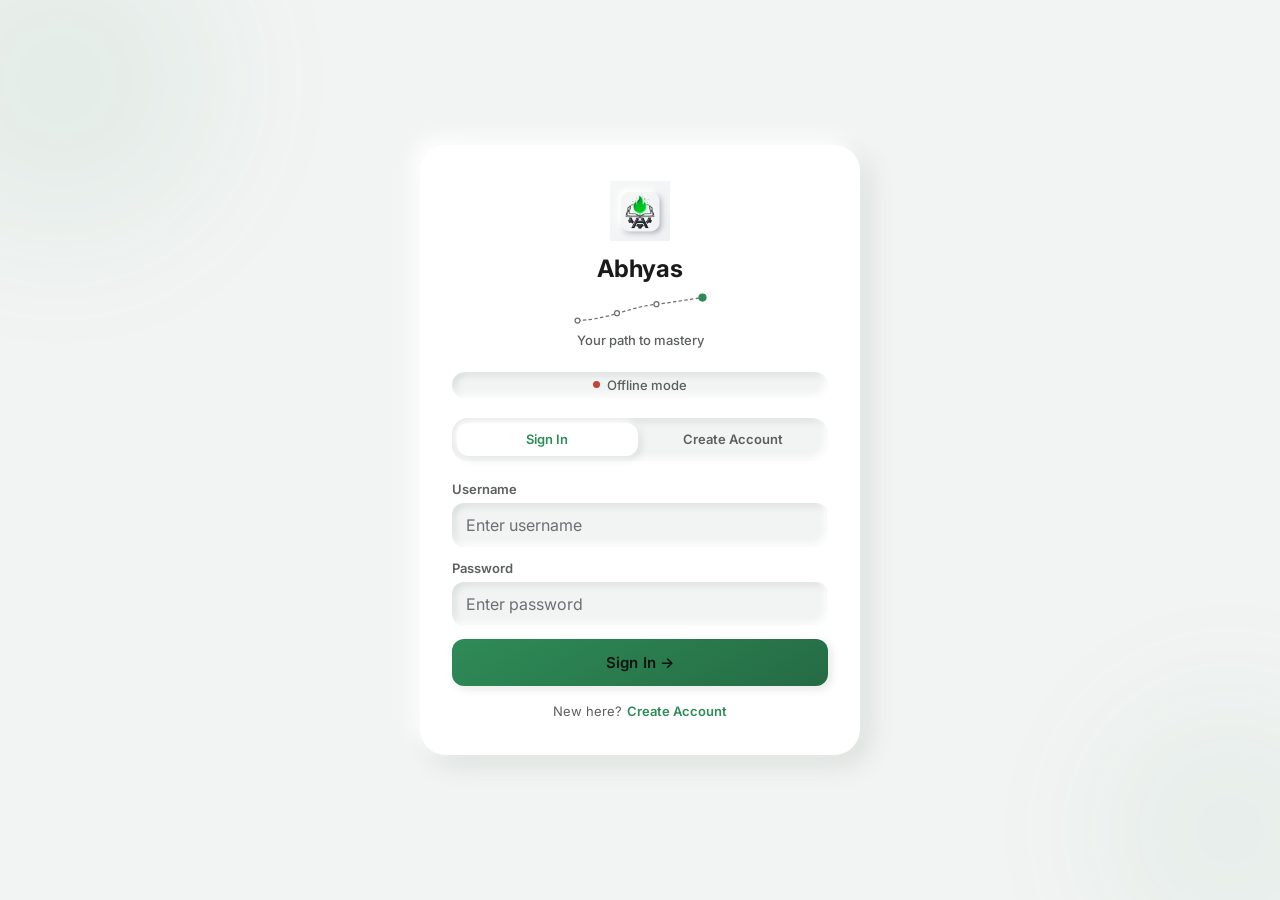
<file: index.html>
<!DOCTYPE html>
<html lang="en">
<head>
<meta charset="UTF-8">
<meta name="viewport" content="width=device-width,initial-scale=1,maximum-scale=1">
<meta name="theme-color" content="#F2F4F3">
<link rel="icon" type="image/png" href="favicon.png">
<link rel="apple-touch-icon" href="icon-192.png">
<title>Abhyas — Gateway</title>
<link href="https://fonts.googleapis.com/css2?family=Inter:wght@400;500;600;700;800&display=swap" rel="stylesheet">
<link rel="stylesheet" href="design-system.css">
<style>
:root{
  /* Local aliases onto the shared token layer, so the rest of this
     file's rules (unchanged names, so JS/markup below never has to
     change) read from one place if the palette shifts later. */
  --c0:var(--c-bg);--c1:var(--c-surface);--c2:var(--c-surface);--c3:var(--c-primary-light);--c4:var(--c-divider);
  --amb:var(--c-primary);--amb2:var(--c-primary-dark);--amb-glow:rgba(46,139,87,.18);
  --teal:var(--c-primary);--vio:var(--c-primary);--sky:var(--c-info);--grn:var(--c-primary);--ros:var(--c-danger);
  --t1:var(--c-text);--t2:var(--c-text-soft);--t3:var(--c-text-faint);
  --ff:var(--font-body);--fd:var(--font-body);
  --r2:var(--r-sm);--r3:var(--r-md);--r4:var(--r-xl);
  --ease:.15s cubic-bezier(.4,0,.2,1);--spring:.22s cubic-bezier(.34,1.56,.64,1)
}
*,*::before,*::after{margin:0;padding:0;box-sizing:border-box;-webkit-tap-highlight-color:transparent}
html{height:100%}
body{font-family:var(--ff);background:var(--c-bg);color:var(--t1);min-height:100vh;display:flex;align-items:center;justify-content:center;overflow-x:hidden}

/* Background — calm, no blobs/grid in the fintech direction: a plain,
   spacious off-white field lets the card carry all the visual weight. */
.bg-blobs,.grid{display:none}

/* Card */
.card{position:relative;z-index:1;width:100%;max-width:440px;margin:1.2rem;background:var(--c-surface);border-radius:var(--r-xl);padding:2.25rem 2rem;box-shadow:var(--ne-lg);max-height:96vh;overflow-y:auto;animation:enter .35s var(--ease-spring)}
@keyframes enter{from{opacity:0;transform:translateY(12px)}to{opacity:1;transform:none}}

/* Logo */
.logo{text-align:center;margin-bottom:1.5rem}
.l-icon{width:60px;height:60px;margin:0 auto .8rem}
.logo h1{font-size:var(--fs-page-title);font-weight:var(--fw-bold);letter-spacing:-.3px;color:var(--c-text)}
.logo p{font-size:var(--fs-caption);color:var(--c-text-soft);margin-top:.25rem;font-weight:var(--fw-medium)}

/* "Your path to mastery" made literal: a small ascending trail of
   waypoints under the wordmark, the last one styled as the destination.
   Kept deliberately small and quiet — this is a login form people want
   to get through quickly, not a hero banner to admire. */
.path-motif{display:block;width:148px;height:auto;margin:.55rem auto .05rem}
.path-motif-peak{animation:path-peak-pulse 2.8s ease-in-out infinite}
@keyframes path-peak-pulse{
  0%,100%{filter:drop-shadow(0 0 0 var(--c-primary))}
  50%{filter:drop-shadow(0 0 3px var(--c-primary))}
}
@media(prefers-reduced-motion:reduce){.path-motif-peak{animation:none}}

/* Ambient background — two soft, low-opacity blurred blobs for quiet
   depth. Deliberately restrained: this sits behind a login/payment form,
   not a marketing hero, so it should be felt more than seen. */
.bg-motif{position:fixed;inset:0;z-index:0;pointer-events:none;overflow:hidden}
.bg-motif::before,.bg-motif::after{content:'';position:absolute;border-radius:50%;filter:blur(70px);background:var(--c-primary)}
.bg-motif::before{width:340px;height:340px;top:-90px;left:-110px;opacity:.06}
.bg-motif::after{width:280px;height:280px;bottom:-70px;right:-90px;opacity:.05}

/* Net */
.net{display:flex;align-items:center;justify-content:center;gap:.45rem;font-size:var(--fs-caption);color:var(--c-text-soft);font-weight:var(--fw-medium);margin-bottom:1.25rem;background:var(--c-bg);border-radius:var(--r-full);padding:.32rem .9rem;box-shadow:var(--ne-in-sm)}
.ndot{width:7px;height:7px;border-radius:50%;background:var(--c-primary);animation:npulse 2s ease-in-out infinite;flex-shrink:0}
.ndot.off{background:var(--c-danger);animation:none}
.ndot.warn{background:var(--c-warning);animation:npulse 2s ease-in-out infinite}
@keyframes npulse{0%,100%{opacity:1;transform:scale(1)}50%{opacity:.35;transform:scale(.7)}}

/* Tabs */
.tabs{display:flex;gap:.25rem;background:var(--c-bg);border-radius:var(--r-md);padding:.3rem;margin-bottom:1.25rem;box-shadow:var(--ne-in-sm)}
.tab{flex:1;padding:.55rem .2rem;border:none;border-radius:calc(var(--r-md) - 4px);background:transparent;color:var(--c-text-soft);font-family:var(--ff);font-size:var(--fs-caption);font-weight:var(--fw-semibold);cursor:pointer;transition:all var(--ease);text-align:center}
.tab.active{background:var(--c-surface);color:var(--c-primary);box-shadow:var(--ne-sm)}
.tab:hover:not(.active){color:var(--c-text)}

/* Forms */
.fld{margin-bottom:.85rem}
.fld label{display:block;font-size:var(--fs-caption);font-weight:var(--fw-semibold);color:var(--c-text-soft);margin-bottom:.35rem}
.fld input,.fld select{width:100%;background:var(--c-bg);border:none;border-radius:var(--r-sm);padding:.75rem .9rem;color:var(--t1);font-size:var(--fs-body);font-family:var(--ff);outline:none;box-shadow:var(--ne-in-sm);transition:box-shadow var(--ease)}
.fld input:focus,.fld select:focus{box-shadow:var(--ne-in-sm),0 0 0 3px rgba(46,139,87,.16)}
.fld input::placeholder{color:var(--c-text-faint)}
.fld input[type="file"]{padding:.55rem .9rem;font-size:var(--fs-caption);color:var(--t2)}
.fld-row{display:grid;grid-template-columns:1fr 1fr;gap:.6rem}

.err{background:var(--c-danger-bg);border:1px solid rgba(193,67,60,.25);border-radius:var(--r-sm);padding:.6rem .9rem;color:var(--c-danger);font-size:var(--fs-caption);margin-bottom:.85rem;display:none;align-items:center;gap:.5rem;font-weight:var(--fw-medium)}
.err::before{content:"";width:16px;height:16px;flex-shrink:0;background:currentColor;-webkit-mask:url("data:image/svg+xml,%3Csvg xmlns='http://www.w3.org/2000/svg' viewBox='0 0 24 24' fill='none' stroke='black' stroke-width='2' stroke-linecap='round' stroke-linejoin='round'%3E%3Cpath d='M10.29 3.86 1.82 18a2 2 0 0 0 1.71 3h16.94a2 2 0 0 0 1.71-3L13.71 3.86a2 2 0 0 0-3.42 0z'/%3E%3Cline x1='12' y1='9' x2='12' y2='13'/%3E%3Cline x1='12' y1='17' x2='12.01' y2='17'/%3E%3C/svg%3E") center/contain no-repeat;mask:url("data:image/svg+xml,%3Csvg xmlns='http://www.w3.org/2000/svg' viewBox='0 0 24 24' fill='none' stroke='black' stroke-width='2' stroke-linecap='round' stroke-linejoin='round'%3E%3Cpath d='M10.29 3.86 1.82 18a2 2 0 0 0 1.71 3h16.94a2 2 0 0 0 1.71-3L13.71 3.86a2 2 0 0 0-3.42 0z'/%3E%3Cline x1='12' y1='9' x2='12' y2='13'/%3E%3Cline x1='12' y1='17' x2='12.01' y2='17'/%3E%3C/svg%3E") center/contain no-repeat}
.err.show{display:flex}

.ok-banner{background:var(--c-success-bg);border:1px solid rgba(54,139,79,.2);border-radius:var(--r-sm);padding:.75rem 1rem;margin-bottom:1rem;text-align:center;font-size:var(--fs-caption);color:var(--c-primary-dark)}
.ok-banner strong{color:var(--c-text);font-size:var(--fs-body)}

/* Buttons */
.btn{width:100%;padding:.85rem;background:linear-gradient(150deg,var(--c-primary),var(--c-primary-dark));border:none;border-radius:var(--r-sm);color:#0F1410;font-size:var(--fs-body);font-weight:var(--fw-semibold);font-family:var(--fd);cursor:pointer;transition:all var(--ease);box-shadow:var(--ne-sm);letter-spacing:.1px}
.btn:hover:not(:disabled){box-shadow:var(--ne-md)}
.btn:active:not(:disabled){transform:scale(.98);box-shadow:var(--ne-in-md)}
.btn:disabled{opacity:.5;cursor:not-allowed}
.btn-sec{width:100%;padding:.7rem;background:var(--c-bg);border:none;border-radius:var(--r-sm);color:var(--c-text-soft);font-size:var(--fs-caption);font-weight:var(--fw-semibold);font-family:var(--ff);cursor:pointer;transition:all var(--ease);margin-top:.6rem;box-shadow:var(--ne-sm)}
.btn-sec:hover{color:var(--c-primary-dark);box-shadow:var(--ne-in-sm)}

.spin{display:inline-block;width:14px;height:14px;border:2px solid rgba(255,255,255,.4);border-top-color:#fff;border-radius:50%;animation:spin .65s linear infinite;vertical-align:middle;margin-right:.4rem}
@keyframes spin{to{transform:rotate(360deg)}}

/* Links */
.link-row{text-align:center;margin-top:1.1rem;font-size:var(--fs-caption);color:var(--c-text-soft)}
.link-row button{background:none;border:none;color:var(--c-primary);font-weight:var(--fw-semibold);cursor:pointer;font-family:var(--ff);font-size:var(--fs-caption);padding:0;margin-left:.3rem}
.link-row button:hover{text-decoration:underline}

/* Payment / Trial / Status / Permanent pages */
.pay-box{display:none}
.pay-box.on{display:block;animation:enter .3s var(--ease-spring)}
.qr-wrap{text-align:center;margin:1rem 0;padding:1.1rem;background:var(--c-bg);border-radius:var(--r-lg);position:relative;box-shadow:var(--ne-in-sm)}
.qr-wrap img{max-width:200px;width:100%;border-radius:var(--r-md);display:block;margin:0 auto .6rem}
.qr-fallback{width:180px;height:180px;margin:0 auto .6rem;background:var(--c-surface);border-radius:var(--r-md);display:flex;align-items:center;justify-content:center;color:var(--c-text-faint);box-shadow:var(--ne-sm)}
.qr-fallback svg{width:48px;height:48px}
.pay-info{text-align:center;margin-bottom:1rem}
.pay-info .amt{font-size:1.7rem;font-weight:var(--fw-bold);color:var(--c-primary-dark)}
.pay-info .amt span{font-size:.9rem;opacity:.7;font-weight:var(--fw-medium)}
.pay-info .phone{font-size:var(--fs-body);color:var(--t2);margin-top:.25rem}
.pay-info .inst{font-size:var(--fs-caption);color:var(--t3);margin-top:.45rem;line-height:var(--lh-normal);padding:0 .5rem}

.trial-banner{background:var(--c-info-bg);border:1px solid rgba(43,108,176,.18);border-radius:var(--r-sm);padding:.75rem 1rem;margin-bottom:1rem;text-align:center;font-size:var(--fs-caption);color:var(--c-info)}
.trial-banner strong{color:var(--c-text);font-size:var(--fs-body)}
.trial-banner .timer{font-size:1.15rem;font-weight:var(--fw-bold);color:var(--c-primary-dark);margin-top:.25rem;font-variant-numeric:tabular-nums}

.expired-banner{background:var(--c-danger-bg);border:1px solid rgba(193,67,60,.2);border-radius:var(--r-sm);padding:.75rem 1rem;margin-bottom:1rem;text-align:center;font-size:var(--fs-caption);color:var(--c-danger)}
.expired-banner strong{color:var(--c-text)}

.perm-banner{background:var(--c-success-bg);border:1px solid rgba(54,139,79,.2);border-radius:var(--r-sm);padding:.75rem 1rem;margin-bottom:1rem;text-align:center;font-size:var(--fs-caption);color:var(--c-primary-dark)}
.perm-banner strong{color:var(--c-text);font-size:var(--fs-body)}

.status-card{text-align:center;padding:1.3rem .5rem}
.status-card .big-icon{width:56px;height:56px;margin:0 auto .8rem;color:var(--c-primary);background:var(--c-bg);border-radius:var(--r-full);display:flex;align-items:center;justify-content:center;box-shadow:var(--ne-sm)}
.status-card .big-icon svg{width:28px;height:28px}
.status-card h2{font-size:var(--fs-section-title);font-weight:var(--fw-bold);margin-bottom:.35rem;color:var(--c-text)}
.status-card p{font-size:var(--fs-caption);color:var(--t3);line-height:var(--lh-normal);margin-bottom:1.1rem}

/* Toast */
#toasts{position:fixed;bottom:1.5rem;left:50%;transform:translateX(-50%);z-index:9000;display:flex;flex-direction:column;align-items:center;gap:.4rem;pointer-events:none;width:calc(100vw - 2rem);max-width:340px}
.toast{background:var(--c-text);border-radius:var(--r-sm);padding:.6rem 1.1rem;font-size:var(--fs-caption);font-weight:var(--fw-medium);color:#fff;box-shadow:var(--sh-lg);animation:tin .18s var(--ease-spring);pointer-events:auto;max-width:100%;text-align:center}
.toast.out{animation:tout .2s ease forwards}
@keyframes tin{from{opacity:0;transform:translateY(10px) scale(.95)}to{opacity:1;transform:none}}
@keyframes tout{from{opacity:1}to{opacity:0;transform:translateY(-6px)}}

/* Divider */
.or-div{display:flex;align-items:center;gap:.6rem;margin:1rem 0;color:var(--t3);font-size:var(--fs-caption);font-weight:var(--fw-medium)}
.or-div::before,.or-div::after{content:"";flex:1;height:1px;background:var(--c-divider)}

/* Offline badge */
.offline-badge{display:none;background:var(--c-bg);border-radius:var(--r-sm);padding:.45rem .8rem;margin-bottom:1rem;text-align:center;font-size:var(--fs-caption);color:var(--c-warning);font-weight:var(--fw-medium);box-shadow:var(--ne-in-sm)}
.offline-badge.show{display:block}

/* Responsive */
@media(max-width:480px){.card{padding:1.75rem 1.35rem;margin:.8rem;border-radius:var(--r-lg)}.fld-row{grid-template-columns:1fr}}
</style>
</head>
<body>

<div class="bg-motif" aria-hidden="true"></div>

<div class="card" id="main-card">
  <div class="logo">
    <div class="l-icon brand-mark"><img src="icon-192.png" alt="Abhyas"></div>
    <h1>Abhyas</h1>
    <svg class="path-motif" viewBox="0 0 180 44" fill="none" aria-hidden="true">
      <path d="M14,36 C55,34 75,20 110,16 C130,14 150,10 166,8" stroke="var(--c-text-faint)" stroke-width="1.5" stroke-dasharray="3 4" stroke-linecap="round"/>
      <circle cx="14" cy="36" r="3" fill="var(--c-surface)" stroke="var(--c-text-faint)" stroke-width="1.5"/>
      <circle cx="62" cy="27" r="3" fill="var(--c-surface)" stroke="var(--c-text-faint)" stroke-width="1.5"/>
      <circle cx="110" cy="16" r="3" fill="var(--c-surface)" stroke="var(--c-text-faint)" stroke-width="1.5"/>
      <circle class="path-motif-peak" cx="166" cy="8" r="5" fill="var(--c-primary)"/>
    </svg>
    <p>Your path to mastery</p>
  </div>

  <div class="net"><div class="ndot" id="ndot"></div><span id="nstat">Checking connection…</span></div>
  <div class="offline-badge" id="offline-badge">Offline mode — using cached session</div>

  <!-- MODE TABS -->
  <div class="tabs" id="auth-tabs">
    <button class="tab active" onclick="APP.setMode('login')">Sign In</button>
    <button class="tab" onclick="APP.setMode('signup')">Create Account</button>
  </div>
<script async src="https://pagead2.googlesyndication.com/pagead/js/adsbygoogle.js?client=ca-pub-6654137367323086"
     crossorigin="anonymous"></script>
  <div class="err" id="err" role="alert" aria-live="assertive"></div>

  <!-- ═══════════════════════════════════════════════════════════════
       UNIFIED LOGIN — Single form routes to Admin OR User
       ═══════════════════════════════════════════════════════════════ -->
  <div id="form-login">
    <div class="fld"><label for="in-user">Username</label><input type="text" id="in-user" placeholder="Enter username" autocomplete="username" autocapitalize="none" spellcheck="false"></div>
    <div class="fld"><label for="in-pass">Password</label><input type="password" id="in-pass" placeholder="Enter password" autocomplete="current-password"></div>
    <button class="btn" id="btn-login" onclick="APP.login()">Sign In →</button>
    <div class="link-row"><span>New here?</span><button onclick="APP.setMode('signup')">Create Account</button></div>
  </div>

  <!-- SIGNUP FORM -->
  <div id="form-signup" style="display:none">
    <div class="fld-row">
      <div class="fld"><label for="su-name">Full Name</label><input type="text" id="su-name" placeholder="Your name"></div>
      <div class="fld"><label for="su-mobile">Mobile</label><input type="tel" id="su-mobile" placeholder="98XXXXXXXX"></div>
    </div>
    <div class="fld"><label for="su-email">Email Address</label><input type="email" id="su-email" placeholder="you@example.com"></div>
    <div class="fld"><label for="su-user">Username</label><input type="text" id="su-user" placeholder="Choose username" autocomplete="username" autocapitalize="none" spellcheck="false"></div>
    <div class="fld-row">
      <div class="fld"><label for="su-pass">Password</label><input type="password" id="su-pass" placeholder="Min 6 chars" autocomplete="new-password"></div>
      <div class="fld"><label for="su-cpass">Confirm</label><input type="password" id="su-cpass" placeholder="Repeat password" autocomplete="new-password"></div>
    </div>
    <button class="btn" id="btn-signup" onclick="APP.signup()">Create Account →</button>
    <div class="link-row"><span>Have an account?</span><button onclick="APP.setMode('login')">Sign In</button></div>
  </div>

  <!-- PERMANENT ACCESS WELCOME -->
  <div id="form-permanent" class="pay-box" style="display:none">
    <div class="perm-banner">
      <strong>Permanent Access Active</strong><br>Your account is fully unlocked.
    </div>
    <div class="status-card">
      <div class="big-icon"><svg viewBox="0 0 24 24" fill="none" stroke="currentColor" stroke-width="2" stroke-linecap="round" stroke-linejoin="round"><path d="M22 10v6M2 10l10-5 10 5-10 5z"/><path d="M6 12v5c0 1.7 2.7 3 6 3s6-1.3 6-3v-5"/></svg></div>
      <h2>Welcome back, <span id="perm-name">User</span>!</h2>
      <p>You have unlimited access to all study materials and quizzes.</p>
      <button class="btn" onclick="APP.goUser()">Enter Study Dashboard →</button>
      <button class="btn-sec" onclick="APP.logout()">Logout</button>
    </div>
  </div>

  <!-- TRIAL ACTIVE -->
  <div id="form-trial" class="pay-box" style="display:none">
    <div class="trial-banner">
      <strong>Welcome! Trial Active</strong>
      <div class="timer" id="trial-timer">23:59:59</div>
      <div style="font-size:.72rem;margin-top:.3rem;color:var(--t3)">Pay anytime to unlock permanent access.</div>
    </div>
    <button class="btn" onclick="APP.goUser()">Enter Study Dashboard →</button>
    <button class="btn-sec" onclick="APP.setMode('payment')">Pay Now (Permanent)</button>
    <button class="btn-sec" onclick="APP.logout()">Logout</button>
  </div>

  <!-- PAYMENT FORM -->
  <div id="form-payment" class="pay-box" style="display:none">
    <div class="expired-banner" id="pay-banner" style="display:none">
      <strong>Trial Expired</strong><br>Complete payment to unlock permanent access.
    </div>
    <div class="expired-banner" id="pay-settings-warn" style="display:none">
      <strong>Couldn't refresh payment details from the server.</strong><br>Showing the last known info — reload the page once you're back online.
    </div>
    <div class="qr-wrap">
      <div class="qr-fallback" id="qr-fallback"><svg viewBox="0 0 24 24" fill="none" stroke="currentColor" stroke-width="2" stroke-linecap="round" stroke-linejoin="round"><path d="M23 19a2 2 0 0 1-2 2H3a2 2 0 0 1-2-2V8a2 2 0 0 1 2-2h4l2-3h6l2 3h4a2 2 0 0 1 2 2z"/><circle cx="12" cy="13" r="4"/></svg></div>
      <img id="qr-img" style="display:none" alt="Payment QR" onerror="APP.onQrError()">
    </div>
    <div class="pay-info">
      <div class="amt">Rs <span id="pay-amt">100</span></div>
      <div class="phone" id="pay-phone">9863200285</div>
      <div class="inst" id="pay-inst">Scan the QR code and submit your transaction ID for verification.</div>
    </div>
    <div class="fld"><label for="pay-txn">Transaction ID (TXN ID)</label><input type="text" id="pay-txn" placeholder="e.g. TXN123456789"></div>
    <div class="fld"><label for="pay-rem">Remarks (optional)</label><input type="text" id="pay-rem" placeholder="Any note for admin…"></div>
    <div class="fld"><label for="pay-file">Screenshot / Receipt</label><input type="file" id="pay-file" accept="image/*" onchange="APP.onFile()"></div>
    <button class="btn" id="btn-pay" onclick="APP.submitPayment()">Submit Payment →</button>
    <button class="btn-sec" onclick="APP.logout()">← Back to Login</button>
  </div>

  <!-- STATUS / WAITING -->
  <div id="form-status" class="pay-box" style="display:none">
    <div class="status-card">
      <div class="big-icon" id="st-icon"><svg viewBox="0 0 24 24" fill="none" stroke="currentColor" stroke-width="2" stroke-linecap="round" stroke-linejoin="round"><circle cx="12" cy="12" r="10"/><path d="M12 6v6l4 2"/></svg></div>
      <h2 id="st-title">Payment Submitted</h2>
      <p id="st-msg">Your payment is under review. You will be notified once verified.</p>
      <button class="btn-sec" onclick="APP.logout()">Back to Login</button>
    </div>
  </div>
</div>

<div id="toasts" role="status" aria-live="polite" aria-atomic="false"></div>


<script src="shared.js"></script>
<script>
/* ═════════════════════════════════════════════════════════════════════════════
   ABHYAS — UNIFIED GATEWAY
   One login → Admin (admin.html) OR User (user.html)
   Session schema designed for online + offline validation in user.html
   ═════════════════════════════════════════════════════════════════════════════ */

const GAS_URL = "https://script.google.com/macros/s/AKfycbwAhfyQm7NvxaNjgRm3oC9SdKwrfKNfjgDd-J0nYjYAhsU1d2PP2JfyMI30ol9AGSatyg/exec"; // ← REPLACE WITH YOUR DEPLOYED URL

/* ═════════════════════════════════════════════════════════════════════════════
   SESSION SCHEMA (stored in localStorage as 'abhyas_session')
   ───────────────────────────────────────────────────────────────────────────
   {
     type: "user" | "admin",
     username: string,
     name: string,           // user only
     email: string,          // user only
     mobile: string,         // user only
     token: string,          // session token from backend
     access: {
       level: "permanent" | "trial" | "pending_review" | "expired" | "unknown",
       trialExpiresAt: "ISO date string", // if trial
       permanent: boolean
     },
     settings: {             // cached app settings
       paymentAmount: "XXX",
       contactPhone: "9863200285",
       qrCodeUrl: "...",
       paymentInstructions: "..."
     },
     lastVerified: timestamp,
     createdAt: timestamp
   }

   FOR user.html DEVELOPERS:
   ─────────────────────────
   1. Read: const s = JSON.parse(localStorage.getItem('abhyas_session'));
   2. If !s or s.type !== 'user' → redirect to gateway.
   3. OFFLINE check:
      - if s.access.level === 'permanent' → ALLOW
      - if s.access.level === 'trial'  → check Date.now() < new Date(s.access.trialExpiresAt)
      - if s.access.level === 'expired' or 'pending_review' or 'unknown' → BLOCK, redirect to gateway
   4. ONLINE check (background):
      - fetch(GAS_URL + '?action=checkSession&token=' + s.token)
      - Update s.access if server state changed.
   5. Call APP.logout() from gateway if you need global logout.
   ═════════════════════════════════════════════════════════════════════════════ */

const APP = {
  mode: 'login',
  online: false,
  trialTimerId: null,
  fileData: null,
  session: null, // in-memory copy

  async init() {
    this.checkNet(); // fire in the background — don't block rendering on a ping
    setInterval(() => this.checkNet(), 15000);

    // Resume existing session
    const saved = this.getSession();
    if (saved) {
      this.session = saved;
      if (saved.type === 'admin') {
        this.toast('🛡️ Resuming admin session…');
        setTimeout(() => this.goAdmin(), 400);
        return;
      }
      if (saved.type === 'user') {
        this.resumeUserSession(saved);
        return;
      }
    }
    this.setMode('login');
  },

  /* ── Network ── */
  async checkNet() {
    const wasOnline = this.online;
    const dot = document.getElementById('ndot');
    const txt = document.getElementById('nstat');
    const badge = document.getElementById('offline-badge');
    this.online = await pingBackend(GAS_URL);
    if (this.online) {
      dot.className = 'ndot';
      txt.textContent = 'Backend connected';
      badge.classList.remove('show');
      if (!wasOnline && this.mode === 'payment') {
        this.loadPaymentUI();
      }
      if (!wasOnline && navigator.serviceWorker && navigator.serviceWorker.controller) {
        navigator.serviceWorker.controller.postMessage({ type: 'CLEAR_STALE_IF_ONLINE' });
      }
    } else {
      dot.className = 'ndot off';
      txt.textContent = 'Offline mode';
      if (this.session) badge.classList.add('show');
    }
    this.updatePayButtonState();
  },

  updatePayButtonState() {
    const btn = document.getElementById('btn-pay');
    if (!btn) return;
    btn.disabled = !this.online;
    btn.textContent = this.online ? 'Submit Payment →' : 'Offline — reconnect to pay';
  },

  /* ── Session helpers ── */
  getSession() {
    try {
      const raw = localStorage.getItem('abhyas_session');
      if (!raw) return null;
      return JSON.parse(raw);
    } catch (e) {
      localStorage.removeItem('abhyas_session');
      return null;
    }
  },

  saveSession(obj) {
    this.session = obj;
    localStorage.setItem('abhyas_session', JSON.stringify(obj));
  },

  clearSession() {
    this.session = null;
    localStorage.removeItem('abhyas_session');
  },

  /* ── UI Mode Switcher ── */
  setMode(m) {
    this.mode = m;
    const tabs = document.getElementById('auth-tabs');
    if (tabs) {
      tabs.style.display = (m === 'login' || m === 'signup') ? 'flex' : 'none';
      document.querySelectorAll('.tab').forEach((t, i) => {
        t.classList.toggle('active', (m === 'login' && i === 0) || (m === 'signup' && i === 1));
      });
    }
    const ids = ['form-login','form-signup','form-payment','form-trial','form-status','form-permanent'];
    ids.forEach(id => {
      const el = document.getElementById(id);
      if (!el) return;
      const show = id === 'form-' + m;
      el.style.display = show ? 'block' : 'none';
      if (show) el.classList.add('on'); else el.classList.remove('on');
    });
    this.hideErr();
    if (m !== 'trial') this.clearTrialTimer();

    if (m === 'payment') {
      this.loadPaymentUI();
      if (!this._payRefreshTimer) {
        this._payRefreshTimer = setInterval(() => {
          if (this.mode === 'payment' && this.online) this.loadPaymentUI();
        }, 20000);
      }
    } else if (this._payRefreshTimer) {
      clearInterval(this._payRefreshTimer);
      this._payRefreshTimer = null;
    }
  },

  showErr(msg) {
    const e = document.getElementById('err');
    e.textContent = msg;
    e.classList.add('show');
  },
  hideErr() {
    document.getElementById('err').classList.remove('show');
  },

  /* ── API ── */
  async api(action, params = {}, method = 'GET') {
    const qs = new URLSearchParams(params).toString();
    if (method === 'GET') {
      try {
        const r = await fetch(GAS_URL + '?action=' + action + '&' + qs, { cache: 'no-store' });
        return await r.json();
      } catch (e) {
        return { success: false, error: 'Network error. Check connection or CORS settings.' };
      }
    } else {
      try {
        const r = await fetch(GAS_URL, {
          method: 'POST',
          headers: { 'Content-Type': 'text/plain' },
          body: JSON.stringify({ action, ...params })
        });
        return await r.json();
      } catch (e) {
        return { success: false, error: 'Network error. Check connection or CORS settings.' };
      }
    }
  },

  /* ═════════════════════════════════════════════════════════════════════════════
     UNIFIED LOGIN
     ═════════════════════════════════════════════════════════════════════════════ */
  async login() {
    const u = document.getElementById('in-user').value.trim();
    const p = document.getElementById('in-pass').value;
    if (!u || !p) return this.showErr('Enter username and password.');
    if (u.length < 3) return this.showErr('Username too short.');

    this.setLoading('btn-login', true);
    const res = await this.api('login', { username: u, password: p }, 'POST');
    this.setLoading('btn-login', false);

    if (!res.success) return this.showErr(res.error || 'Login failed.');

    if (res.role === 'admin' || res.isAdmin) {
      this.saveSession({
        type: 'admin',
        username: u,
        token: res.token || res.adminToken,
        lastVerified: Date.now()
      });
      this.toast('🛡️ Welcome, Administrator!');
      setTimeout(() => this.goAdmin(), 500);
      return;
    }

    this.handleUserAuth(res);
  },

  /* ═════════════════════════════════════════════════════════════════════════════
     SIGNUP
     ═════════════════════════════════════════════════════════════════════════════ */
  async signup() {
    const name = document.getElementById('su-name').value.trim();
    const email = document.getElementById('su-email').value.trim();
    const mobile = document.getElementById('su-mobile').value.trim();
    const user = document.getElementById('su-user').value.trim();
    const pass = document.getElementById('su-pass').value;
    const cpass = document.getElementById('su-cpass').value;

    if (!name || !email || !mobile || !user || !pass) return this.showErr('All fields are required.');
    if (user.length < 3) return this.showErr('Username must be at least 3 characters.');
    if (pass.length < 6) return this.showErr('Password must be at least 6 characters.');
    if (pass !== cpass) return this.showErr('Passwords do not match.');
    if (!/^[^\s@]+@[^\s@]+\.[^\s@]+$/.test(email)) return this.showErr('Invalid email address.');
    if (!/^(98|97|96|99)\d{8}$/.test(mobile)) return this.showErr('Invalid Nepali mobile number. Use 10 digits starting with 98/97/96/99.');

    this.setLoading('btn-signup', true);
    const res = await this.api('signup', { username: user, password: pass, name, email, mobile }, 'POST');
    this.setLoading('btn-signup', false);

    if (!res.success) return this.showErr(res.error || 'Signup failed.');

    this.toast('🎉 Account created! 24-hour trial started.');

    const session = {
      type: 'user',
      username: user,
      name,
      email,
      mobile,
      token: res.token,
      access: {
        level: 'trial',
        trialExpiresAt: res.trialExpiresAt,
        permanent: false
      },
      settings: {},
      lastVerified: Date.now()
    };
    this.saveSession(session);
    this.startTrialTimer(new Date(res.trialExpiresAt));
    this.setMode('trial');
  },

  /* ═════════════════════════════════════════════════════════════════════════════
     USER AUTH ROUTING (after login or resume)
     ═════════════════════════════════════════════════════════════════════════════ */
  handleUserAuth(res) {
    const user = res.user || {};
    const access = {
      level: res.permanentAccess || user.status === 'active' ? 'permanent'
             : res.isTrial ? 'trial'
             : res.needsPayment && user.status === 'payment_pending' ? 'pending_review'
             : res.needsPayment ? 'expired'
             : 'unknown',
      trialExpiresAt: res.trialExpiresAt || user.trialExpiresAt,
      permanent: !!(res.permanentAccess || user.status === 'active'),
      accessType: res.accessType || user.accessType || 'permanent',
      accessExpiresAt: res.accessExpiresAt || user.accessExpiresAt || ''
    };

    const session = {
      type: 'user',
      username: user.username || res.username,
      name: user.name,
      email: user.email,
      mobile: user.mobile,
      token: res.token,
      access,
      settings: res.settings || {},
      lastVerified: Date.now()
    };
    this.saveSession(session);

    if (access.level === 'permanent') {
      document.getElementById('perm-name').textContent = session.name || session.username;
      this.setMode('permanent');
      this.toast('✅ Permanent access active.');
    } else if (access.level === 'trial') {
      this.startTrialTimer(new Date(access.trialExpiresAt));
      this.setMode('trial');
    } else if (access.level === 'expired') {
      this.settings = res.settings || {};
      document.getElementById('pay-banner').style.display = 'block';
      this.setMode('payment');
    } else if (access.level === 'pending_review') {
      this.setMode('status');
      this.loadPaymentStatus();
    } else {
      this.showErr(res.error || 'Account issue. Contact admin.');
    }
  },

  async loadPaymentStatus() {
    if (!this.session || !this.online) return;
    try {
      const res = await this.api('getPaymentStatus', { username: this.session.username, token: this.session.token });
      if (res.success && res.payment) {
        const p = res.payment;
        const msgEl = document.getElementById('st-msg');
        const when = p.submittedAt ? new Date(p.submittedAt).toLocaleString() : '';
        msgEl.textContent = `TXN ${p.txId} submitted${when ? ' on ' + when : ''} — waiting for admin verification. You'll get full access as soon as it's approved.`;
      }
    } catch (e) {}
  },

  async resumeUserSession(saved) {
    if (saved.access && saved.access.level === 'permanent') {
      document.getElementById('perm-name').textContent = saved.name || saved.username;
      this.setMode('permanent');
      return;
    }
    if (saved.access && saved.access.level === 'trial' && saved.access.trialExpiresAt) {
      const end = new Date(saved.access.trialExpiresAt);
      if (end > Date.now()) {
        this.startTrialTimer(end);
        this.setMode('trial');
        this.syncSessionQuietly(saved);
        return;
      } else {
        saved.access.level = 'expired';
        this.saveSession(saved);
      }
    }
    if (saved.access && saved.access.level === 'expired') {
      this.settings = saved.settings || {};
      document.getElementById('pay-banner').style.display = 'block';
      this.setMode('payment');
      return;
    }
    if (saved.access && saved.access.level === 'pending_review') {
      this.setMode('status');
      if (this.online) this.loadPaymentStatus();
      return;
    }

    if (!this.online) {
      this.showErr('Offline. Cannot verify session.');
      this.setMode('login');
      return;
    }
    const res = await this.api('checkSession', { token: saved.token, username: saved.username });
    if (!res.success) {
      this.clearSession();
      this.showErr('Session expired. Please login again.');
      this.setMode('login');
      return;
    }
    this.handleUserAuth(res);
  },

  async syncSessionQuietly(saved) {
    if (!this.online) return;
    try {
      const res = await this.api('checkSession', { token: saved.token, username: saved.username });
      if (res.success && res.user) {
        const updated = { ...saved, access: { ...saved.access }, lastVerified: Date.now() };
        if (res.permanentAccess || res.user.status === 'active') {
          updated.access.level = 'permanent';
          updated.access.permanent = true;
          this.saveSession(updated);
          this.setMode('permanent');
        }
      }
    } catch (e) { /* silent fail */ }
  },

  /* ── Trial Timer ── */
  startTrialTimer(end) {
    this.clearTrialTimer();
    const el = document.getElementById('trial-timer');
    const tick = () => {
      const diff = end - Date.now();
      if (diff <= 0) {
        el.textContent = '00:00:00';
        this.clearTrialTimer();
        if (this.session) {
          this.session.access.level = 'expired';
          this.saveSession(this.session);
        }
        document.getElementById('pay-banner').style.display = 'block';
        this.setMode('payment');
        return;
      }
      const h = String(Math.floor(diff / 3600000)).padStart(2, '0');
      const m = String(Math.floor((diff % 3600000) / 60000)).padStart(2, '0');
      const s = String(Math.floor((diff % 60000) / 1000)).padStart(2, '0');
      el.textContent = h + ':' + m + ':' + s;
    };
    tick();
    this.trialTimerId = setInterval(tick, 1000);
  },

  clearTrialTimer() {
    if (this.trialTimerId) {
      clearInterval(this.trialTimerId);
      this.trialTimerId = null;
    }
  },

  /* ── Payment UI ── */
  async loadPaymentUI() {
    this.updatePayButtonState();
    let s = this.settings || {};
    let fetchFailed = false;
    if (this.online) {
      try {
        const r = await this.api('getSettings', {});
        if (r.success) {
          s = r.settings || {};
        } else {
          fetchFailed = true;
          console.warn('getSettings returned success:false —', r.error || '(no error message)');
        }
      } catch (e) {
        fetchFailed = true;
        console.warn('getSettings request threw —', e);
      }
    }
    if (Object.keys(s).length === 0 && this.session && this.session.settings) {
      s = { ...this.session.settings };
    }
    if (this.session) { this.session.settings = s; this.saveSession(this.session); }

    const qrVal = s.qrCodeUrl || '';
    console.log('%c[Payment Settings]', 'color:#F5A623;font-weight:bold', {
      source: fetchFailed ? 'fetch failed — using cached/default' : (this.online ? 'live from backend' : 'offline cache'),
      paymentAmount: s.paymentAmount,
      contactPhone: s.contactPhone,
      qrCodeUrl_length: qrVal.length,
      qrCodeUrl_validFormat: qrVal.startsWith('data:image') || qrVal.startsWith('http'),
      qrCodeUrl_preview: qrVal ? qrVal.slice(0, 40) + '…' : '(empty — no QR uploaded yet)'
    });

    document.getElementById('pay-amt').textContent = s.paymentAmount || '100';
    document.getElementById('pay-phone').textContent = s.contactPhone || '9863200285';
    document.getElementById('pay-inst').textContent = s.paymentInstructions || 'Scan the QR code and submit your transaction ID for verification.';
    const qr = s.qrCodeUrl || '';
    const img = document.getElementById('qr-img');
    const fb = document.getElementById('qr-fallback');
    if (qr && (qr.startsWith('http') || qr.startsWith('data:image'))) {
      img.src = qr;
      img.style.display = 'block';
      fb.style.display = 'none';
    } else {
      img.style.display = 'none';
      fb.style.display = 'flex';
    }
    const warn = document.getElementById('pay-settings-warn');
    if (warn) warn.style.display = (this.online && fetchFailed) ? 'block' : 'none';
  },

  onQrError() {
    document.getElementById('qr-img').style.display = 'none';
    document.getElementById('qr-fallback').style.display = 'flex';
  },

  onFile() {
    const f = document.getElementById('pay-file').files[0];
    if (!f) { this.fileData = null; return; }
    if (f.size > 4.5 * 1024 * 1024) {
      this.showErr('File too large. Max 4.5 MB.');
      document.getElementById('pay-file').value = '';
      this.fileData = null;
      return;
    }
    const r = new FileReader();
    r.onload = e => { this.fileData = e.target.result; };
    r.readAsDataURL(f);
  },

  async submitPayment() {
    const txn = document.getElementById('pay-txn').value.trim();
    const rem = document.getElementById('pay-rem').value.trim();
    if (!txn) return this.showErr('Transaction ID is required.');
    if (!this.session || this.session.type !== 'user') return this.showErr('Session error. Please login again.');
    if (!this.online) return this.showErr('You need an internet connection to submit payment. Please reconnect and try again.');

    this.setLoading('btn-pay', true);
    const payload = {
      username: this.session.username,
      token: this.session.token,
      name: this.session.name,
      email: this.session.email,
      mobile: this.session.mobile,
      txId: txn,
      remarks: rem,
      screenshot: this.fileData || ''
    };
    const res = await this.api('submitPayment', payload, 'POST');
    this.setLoading('btn-pay', false);

    if (!res.success) return this.showErr(res.error || 'Submission failed.');

    this.session.access.level = 'pending_review';
    this.saveSession(this.session);

    this.toast('✅ Payment submitted! Waiting for admin verification.');
    this.setMode('status');
  },

  /* ── Navigation ── */
  goUser() {
    if (!this.session || this.session.type !== 'user') {
      this.showErr('Please login first.');
      return;
    }
    const lvl = this.session.access.level;
    if (lvl !== 'permanent' && lvl !== 'trial') {
      this.showErr('Access denied. Complete payment or wait for verification.');
      return;
    }
    if (lvl === 'trial' && new Date(this.session.access.trialExpiresAt) <= Date.now()) {
      this.showErr('Trial expired. Please pay to continue.');
      this.session.access.level = 'expired';
      this.saveSession(this.session);
      this.setMode('payment');
      return;
    }
    window.location.href = 'user.html';
  },

  goAdmin() {
    if (!this.session || this.session.type !== 'admin') {
      this.showErr('Admin session invalid.');
      return;
    }
    window.location.href = 'admin.html';
  },

  logout() {
    this.clearTrialTimer();
    this.clearSession();
    this.fileData = null;
    ['in-user','in-pass','su-name','su-mobile','su-email','su-user','su-pass','su-cpass','pay-txn','pay-rem','pay-file'].forEach(id => {
      const el = document.getElementById(id);
      if (el) el.value = '';
    });
    this.setMode('login');
    this.toast('👋 Logged out.');
  },

  setLoading(id, on) {
    const b = document.getElementById(id);
    const labels = {
      'btn-login': 'Sign In →',
      'btn-signup': 'Create Account →',
      'btn-pay': 'Submit Payment →'
    };
    if (on) {
      b.disabled = true;
      b.innerHTML = '<span class="spin"></span>Processing…';
    } else {
      b.disabled = false;
      b.innerHTML = labels[id] || 'Submit';
    }
  },

  toast(msg) {
    const box = document.getElementById('toasts');
    const t = document.createElement('div');
    t.className = 'toast';
    t.textContent = msg;
    box.appendChild(t);
    setTimeout(() => { t.classList.add('out'); setTimeout(() => t.remove(), 220); }, 3000);
  }
};

APP.init();
</script>
</body>
</html>
</file>
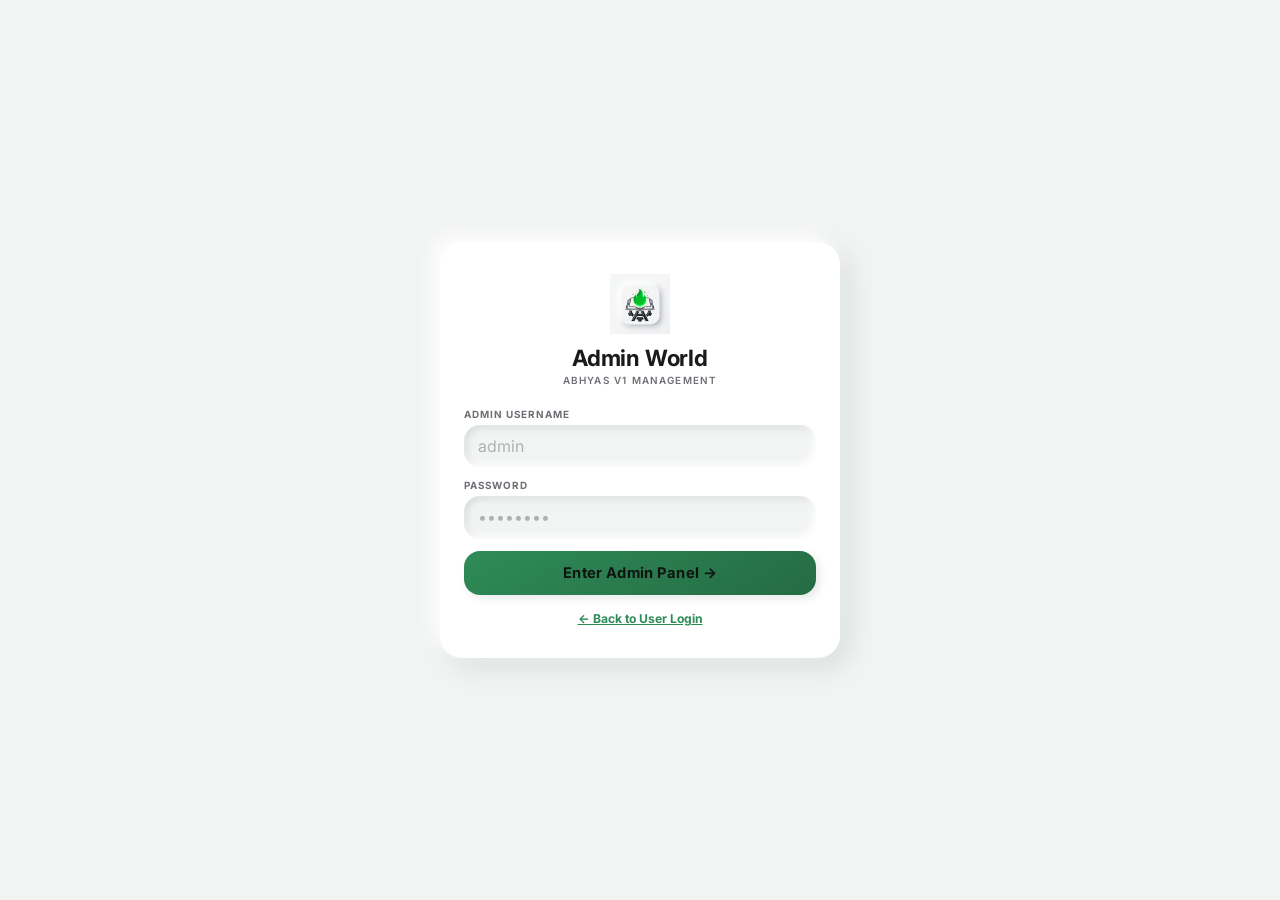
<file: admin.html>
<!DOCTYPE html>
<html lang="en">
<head>
<meta charset="UTF-8">
<meta name="viewport" content="width=device-width,initial-scale=1,maximum-scale=1">
<meta name="theme-color" content="#F2F4F3">
<title>Abhyas — Admin</title>
<link href="https://fonts.googleapis.com/css2?family=Inter:wght@400;500;600;700;800&family=JetBrains+Mono:wght@400;500;700&display=swap" rel="stylesheet">
<link rel="stylesheet" href="vendor/phosphor/phosphor-regular.css">
<link rel="stylesheet" href="design-system.css">
<link rel="icon" type="image/png" href="favicon.png">
<style>
:root{
  --c0:#F2F4F3;--c1:#EBEEEC;--c2:#FFFFFF;--c3:#FFFFFF;--c4:#E4EFE8;--c5:#E7EAE8;
  --b0:rgba(26,26,26,.035);--b1:#E7EAE8;--b2:rgba(26,26,26,.11);
  --amb:#2E8B57;--amb2:#256B44;--amb-glow:rgba(46,139,87,.20);--teal:#2E8B57;--deep:#4A6A55;
  --vio:#5B4B8A;--vio2:#473A6B;--vio-glow:rgba(91,75,138,.22);
  --sky:#2B6CB0;--sky-glow:rgba(43,108,176,.20);
  --grn:#2E7D4F;--grn-glow:rgba(46,125,79,.20);
  --ros:#C1433C;--ros-glow:rgba(193,67,60,.20);
  --ok:var(--grn);--ok-bg:rgba(46,125,79,.09);--ok-bd:rgba(46,125,79,.28);
  --bad:var(--ros);--bad-bg:rgba(193,67,60,.08);--bad-bd:rgba(193,67,60,.26);
  --warn:var(--amb);--warn-bg:rgba(46,139,87,.09);--warn-bd:rgba(46,139,87,.26);
  --t1:var(--c-text);--t2:var(--c-text-soft);--t3:var(--c-text-faint);
  --ff:'Inter',system-ui,sans-serif;--fd:'Inter',system-ui,sans-serif;--fm:'JetBrains Mono',monospace;
  --r1:12px;--r2:16px;--r3:20px;--r4:22px;
  /* Neumorphic dual-tone elevation -- same system as index.html/user.html */
  --ne-light:#FFFFFF;--ne-dark:rgba(74,106,85,.16);
  --ne-sm:-3px -3px 8px var(--ne-light),3px 3px 8px var(--ne-dark);
  --ne-md:-5px -5px 14px var(--ne-light),6px 6px 16px var(--ne-dark);
  --ne-lg:-7px -7px 20px var(--ne-light),9px 9px 26px var(--ne-dark);
  --ne-in-sm:inset -3px -3px 7px var(--ne-light),inset 3px 3px 7px var(--ne-dark);
  --ne-in-md:inset -4px -4px 10px var(--ne-light),inset 4px 4px 10px var(--ne-dark);
  --ease:.15s cubic-bezier(.4,0,.2,1);--spring:.22s cubic-bezier(.34,1.56,.64,1);--eout:.2s cubic-bezier(0,0,.2,1)
}
*,*::before,*::after{margin:0;padding:0;box-sizing:border-box;-webkit-tap-highlight-color:transparent}
html{height:100%}
body{font-family:var(--ff);background:var(--c0);color:var(--t1);min-height:100vh;overflow-x:hidden;-webkit-font-smoothing:antialiased}
::-webkit-scrollbar{width:4px;height:4px}::-webkit-scrollbar-track{background:transparent}::-webkit-scrollbar-thumb{background:var(--b2);border-radius:4px}
::selection{background:rgba(54,139,79,.22);color:var(--t1)}

/* LOGIN GATE */
#gate{position:fixed;inset:0;z-index:9999;display:flex;align-items:center;justify-content:center;background:var(--c0);flex-direction:column}
.gate-card{width:100%;max-width:400px;margin:1rem;background:var(--c2);border-radius:var(--r4);padding:2rem 1.5rem;box-shadow:var(--ne-lg);animation:enter .4s var(--spring)}
@keyframes enter{from{opacity:0;transform:translateY(20px) scale(.96)}to{opacity:1;transform:none}}
.gate-logo{text-align:center;margin-bottom:1.4rem}
.gate-logo .icon{width:60px;height:60px;margin:0 auto .6rem;display:flex;align-items:center;justify-content:center}
.gate-logo .icon img{width:100%;height:100%;object-fit:contain;display:block}
.gate-logo h1{font-family:var(--fd);font-size:1.4rem;font-weight:700;color:var(--t1);letter-spacing:-.2px}
.gate-logo p{font-size:.62rem;color:var(--t3);margin-top:.2rem;font-weight:600;text-transform:uppercase;letter-spacing:1.2px}
.fld{margin-bottom:.75rem}
.fld label{display:block;font-size:.62rem;font-weight:700;text-transform:uppercase;letter-spacing:1px;color:var(--t3);margin-bottom:.3rem}
.fld input{width:100%;background:var(--c0);border:none;border-radius:var(--r2);padding:.7rem .85rem;color:var(--t1);font-size:.88rem;font-family:var(--ff);outline:none;transition:box-shadow var(--ease);box-shadow:var(--ne-in-sm)}
.fld input:focus{box-shadow:var(--ne-in-sm),0 0 0 3px rgba(46,139,87,.16)}
.fld input::placeholder{color:var(--t3);opacity:.5}
.btn{width:100%;padding:.82rem;background:linear-gradient(150deg,var(--amb),var(--amb2));border:none;border-radius:var(--r2);color:#0F1410;font-size:.92rem;font-weight:700;font-family:var(--fd);cursor:pointer;transition:all var(--ease);box-shadow:var(--ne-sm);letter-spacing:.3px}
.btn:hover:not(:disabled){box-shadow:var(--ne-md)}
.btn:active:not(:disabled),.btn-s:active:not(:disabled),.tb-btn:active,.sb-item:active{transform:scale(.97)}
:focus-visible{outline:2px solid var(--amb);outline-offset:2px;border-radius:4px}
@media(prefers-reduced-motion:reduce){*{animation-duration:.01ms!important;transition-duration:.01ms!important}}
.btn:disabled{opacity:.5;cursor:not-allowed}
.spin{display:inline-block;width:13px;height:13px;border:2px solid rgba(0,0,0,.25);border-top-color:#000;border-radius:50%;animation:spin .65s linear infinite;vertical-align:middle;margin-right:.4rem}
@keyframes spin{to{transform:rotate(360deg)}}
.err{background:rgba(193,67,60,.1);border:1px solid rgba(193,67,60,.3);border-radius:8px;padding:.5rem .85rem;color:#ff9aaa;font-size:.76rem;margin-bottom:.8rem;display:none;align-items:center;gap:.4rem}
.err.show{display:flex}
.link-row{text-align:center;margin-top:1rem;font-size:.76rem;color:var(--t3)}
.link-row a{color:var(--amb);cursor:pointer;text-decoration:underline;font-weight:700}

/* ADMIN APP */
#app{display:none;flex-direction:column;min-height:100vh}
#app.on{display:flex}

/* TOPBAR */
#tb{height:56px;background:rgba(250,250,250,.9);backdrop-filter:blur(20px) saturate(1.3);border-bottom:1px solid var(--b1);display:flex;align-items:center;justify-content:space-between;padding:0 1rem;position:sticky;top:0;z-index:500;flex-shrink:0}
.tb-brand{display:flex;align-items:center;gap:.55rem;font-family:var(--fd);font-size:.95rem;font-weight:700;color:var(--t1);cursor:pointer}
.tb-brand .mark{width:32px;height:32px;display:flex;align-items:center;justify-content:center}
.tb-brand .mark img{width:100%;height:100%;object-fit:contain;display:block}
.tb-r{display:flex;align-items:center;gap:.3rem}
.tb-btn{background:var(--b0);border:1px solid var(--b1);color:var(--t2);border-radius:var(--r1);padding:.28rem .55rem;font-size:.68rem;font-weight:600;cursor:pointer;font-family:var(--ff);display:flex;align-items:center;gap:.22rem;transition:all var(--ease);white-space:nowrap;height:32px}
.tb-btn:hover{background:var(--b1);color:var(--t1);border-color:var(--b2)}
.tb-btn.danger{color:var(--ros);border-color:var(--bad-bd)}.tb-btn.danger:hover{background:var(--bad-bg)}
#menu-btn{display:none}
@media(max-width:900px){#menu-btn{display:flex !important}}

/* LAYOUT */
#layout{display:flex;flex:1;min-height:0;overflow:hidden}
#sb{width:220px;flex-shrink:0;background:var(--c0);border-right:1px solid var(--b1);overflow-y:auto;padding:.8rem .55rem;transition:transform var(--eout);display:flex;flex-direction:column}
@media(max-width:900px){
  #sb{position:fixed;left:0;top:56px;bottom:0;z-index:400;transform:translateX(-110%);width:240px}
  #sb.open{transform:translateX(0);box-shadow:0 16px 44px rgba(17,19,21,.12)}
}
#ov{display:none;position:fixed;inset:0;z-index:399;background:rgba(0,0,0,.55);backdrop-filter:blur(4px)}
#ov.show{display:block}
.sb-close{display:none;align-items:center;justify-content:center;width:40px;height:40px;margin:0 0 .5rem auto;background:var(--b0);border:1px solid var(--b1);border-radius:var(--r1);color:var(--t2);font-size:.85rem;cursor:pointer}
@media(max-width:900px){.sb-close{display:flex}}
.sb-item{display:flex;align-items:center;gap:.55rem;padding:.4rem .5rem;border-radius:var(--r1);font-size:.78rem;font-weight:500;color:var(--t2);cursor:pointer;transition:all var(--ease);margin-bottom:.3rem;border:1px solid transparent}
.sb-item:hover{background:var(--c2);color:var(--t1);box-shadow:var(--ne-sm)}
.sb-item.active{background:var(--c2);color:var(--amb);font-weight:600;box-shadow:var(--ne-in-sm)}
.sb-item.active .sb-ic{background:var(--c4);color:var(--amb)}
.sb-ic{width:26px;height:26px;border-radius:var(--r1);background:var(--c2);display:flex;align-items:center;justify-content:center;font-size:.8rem;flex-shrink:0;box-shadow:var(--ne-sm);transition:all var(--ease)}
.sb-lbl{font-size:.55rem;font-weight:700;text-transform:uppercase;letter-spacing:1.4px;color:var(--t3);padding:.25rem .45rem .1rem;margin-bottom:.1rem}
.sb-div{height:1px;background:var(--b1);margin:.3rem .45rem}

#main{flex:1;overflow-y:auto;padding:1rem 1rem 1.5rem}
@media(max-width:900px){#main{padding:.8rem .7rem 1.2rem}}

.view{display:none}
.view.on{display:block;animation:vfade .16s var(--eout)}
@keyframes vfade{from{opacity:0;transform:translateY(6px)}to{opacity:1;transform:none}}

.ph{margin-bottom:1rem}
.ph h2{font-family:var(--fd);font-size:1.1rem;font-weight:700;letter-spacing:-.3px;display:flex;align-items:center;gap:.4rem}
.ph p{font-size:.74rem;color:var(--t2);margin-top:.15rem;line-height:1.5}

/* CARDS */
.card{background:var(--c2);border-radius:var(--r3);padding:1rem 1.05rem;box-shadow:var(--ne-sm);margin-bottom:.75rem}
.card-hd{display:flex;align-items:center;justify-content:space-between;margin-bottom:.75rem;padding-bottom:.55rem;border-bottom:1px solid var(--b1)}
.card-hd h3{font-family:var(--fd);font-size:.85rem;font-weight:600;display:flex;align-items:center;gap:.35rem}

/* STAT CARDS */
.stats-grid{display:grid;grid-template-columns:repeat(4,1fr);gap:.55rem;margin-bottom:.85rem}
@media(max-width:700px){.stats-grid{grid-template-columns:1fr 1fr}}
@media(max-width:400px){.stats-grid{grid-template-columns:1fr}}
.stat-card{background:var(--c2);border-radius:var(--r2);padding:1rem .7rem;text-align:center;position:relative;overflow:hidden;transition:transform var(--spring),box-shadow var(--ease);cursor:pointer;box-shadow:var(--ne-sm)}
.stat-card:hover{transform:translateY(-2px);box-shadow:var(--ne-md)}
.stat-card::after{content:'';position:absolute;top:0;left:0;right:0;height:3px;border-radius:var(--r2) var(--r2) 0 0}
.stat-card.c-vio::after{background:linear-gradient(90deg,var(--vio),var(--sky))}
.stat-card.c-sky::after{background:var(--sky)}
.stat-card.c-grn::after{background:var(--grn)}
.stat-card.c-amb::after{background:var(--amb)}
.stat-card.c-ros::after{background:var(--ros)}
.stat-card.c-teal::after{background:var(--teal)}
.stat-v{font-family:var(--fm);font-size:1.6rem;font-weight:700;line-height:1}
.stat-l{font-size:.58rem;font-weight:600;text-transform:uppercase;letter-spacing:.7px;color:var(--t3);margin-top:.2rem}

/* BUTTONS */
.btn-s{display:inline-flex;align-items:center;justify-content:center;gap:.25rem;padding:.38rem .75rem;border-radius:var(--r1);font-size:.74rem;font-weight:600;font-family:var(--ff);cursor:pointer;border:1.5px solid transparent;transition:all var(--ease);white-space:nowrap;user-select:none}
.btn-s:disabled{opacity:.42;cursor:not-allowed}
.btn-g{background:var(--ok-bg);color:var(--grn);border-color:var(--ok-bd)}
.btn-g:hover:not(:disabled){background:var(--grn);color:#fff;box-shadow:0 0 18px var(--grn-glow)}
.btn-r{background:var(--bad-bg);color:var(--ros);border-color:var(--bad-bd)}
.btn-r:hover:not(:disabled){background:var(--ros);color:#fff;box-shadow:0 0 18px var(--ros-glow)}
.btn-a{background:var(--warn-bg);color:var(--amb);border-color:var(--warn-bd)}
.btn-a:hover:not(:disabled){background:var(--amb);color:#000;box-shadow:0 0 18px var(--amb-glow)}
.btn-p{background:rgba(101,82,168,.11);color:var(--vio);border-color:rgba(101,82,168,.26)}
.btn-p:hover:not(:disabled){background:var(--vio);color:#fff;box-shadow:0 0 20px var(--vio-glow)}
.btn-c{background:rgba(43,108,176,.1);color:var(--sky);border-color:rgba(43,108,176,.25)}
.btn-c:hover:not(:disabled){background:var(--sky);color:#fff;box-shadow:0 0 20px var(--sky-glow)}
.btn-sm{padding:.26rem .55rem;font-size:.68rem}

/* TABLES */
.tbl-wrap{overflow-x:auto;border:1px solid var(--b1);border-radius:var(--r2);background:var(--c2)}
table{width:100%;border-collapse:collapse;font-size:.76rem}
th{background:var(--c1);color:var(--t3);font-weight:700;text-transform:uppercase;letter-spacing:.6px;font-size:.6rem;padding:.55rem .7rem;text-align:left;border-bottom:1px solid var(--b1)}
td{padding:.5rem .7rem;border-bottom:1px solid var(--b1);color:var(--t2);vertical-align:middle}
tr:hover td{background:var(--b0)}
tr:last-child td{border-bottom:none}
.mono{font-family:var(--fm);font-size:.72rem}
.badge{display:inline-flex;align-items:center;gap:.2rem;padding:.12rem .4rem;border-radius:20px;font-size:.6rem;font-weight:700;text-transform:uppercase;letter-spacing:.4px}
.badge-trial{background:rgba(43,108,176,.12);color:var(--sky);border:1px solid rgba(43,108,176,.25)}
.badge-active{background:rgba(46,125,79,.12);color:var(--grn);border:1px solid rgba(46,125,79,.3)}
.badge-expired{background:rgba(193,67,60,.12);color:var(--ros);border:1px solid rgba(193,67,60,.3)}
.badge-pending{background:rgba(54,139,79,.12);color:var(--amb);border:1px solid rgba(54,139,79,.3)}
.badge-verified{background:rgba(46,125,79,.12);color:var(--grn);border:1px solid rgba(46,125,79,.3)}
.badge-rejected{background:rgba(193,67,60,.12);color:var(--ros);border:1px solid rgba(193,67,60,.3)}

/* Search & Filter */
.toolbar{display:flex;gap:.4rem;flex-wrap:wrap;margin-bottom:.7rem;align-items:center}
.toolbar input,.toolbar select{background:var(--c1);border:1.5px solid var(--b1);border-radius:var(--r1);padding:.4rem .65rem;color:var(--t1);font-size:.76rem;font-family:var(--ff);outline:none}
.toolbar input:focus,.toolbar select:focus{border-color:var(--amb);box-shadow:0 0 0 3px rgba(54,139,79,.12)}
.toolbar input{flex:1;min-width:180px}

/* Settings Form */
.sf{margin-bottom:.65rem}
.sf label{display:block;font-size:.62rem;font-weight:700;text-transform:uppercase;letter-spacing:1px;color:var(--t3);margin-bottom:.28rem}
.sf input,.sf textarea,.sf select{width:100%;background:var(--c1);border:1.5px solid var(--b1);border-radius:var(--r1);padding:.55rem .75rem;color:var(--t1);font-size:.8rem;font-family:var(--ff);outline:none;transition:border-color var(--ease),box-shadow var(--ease)}
.sf input:focus,.sf textarea:focus,.sf select:focus{border-color:var(--amb);box-shadow:0 0 0 3px rgba(54,139,79,.12)}
.sf textarea{resize:vertical;min-height:80px}
.sf .hint{font-size:.68rem;color:var(--t3);margin-top:.25rem}

/* Modal */
.mbg{position:fixed;inset:0;z-index:10001;background:rgba(0,0,0,.72);backdrop-filter:blur(10px);display:none;align-items:center;justify-content:center;padding:1rem}
.mbg.show{display:flex}
.mbox{background:var(--c2);border:1px solid var(--b2);border-radius:var(--r4);width:100%;max-width:480px;max-height:88vh;overflow-y:auto;box-shadow:0 16px 44px rgba(17,19,21,.12);animation:mfade .16s var(--spring)}
.mbox.wide{max-width:640px}
@keyframes mfade{from{opacity:0;transform:scale(.93) translateY(8px)}to{opacity:1;transform:none}}
.mhd{display:flex;align-items:center;justify-content:space-between;padding:.85rem 1rem .55rem;border-bottom:1px solid var(--b1)}
.mhd h3{font-family:var(--fd);font-size:.88rem;font-weight:700}
.mcl{background:var(--b0);border:1px solid var(--b1);border-radius:var(--r1);width:40px;height:40px;display:flex;align-items:center;justify-content:center;cursor:pointer;color:var(--t2);font-size:.9rem;transition:all var(--ease)}
.mcl:hover{background:var(--bad-bg);color:var(--ros);border-color:var(--bad-bd)}
.mbody{padding:.85rem 1rem}

/* Toasts */
#toasts{position:fixed;bottom:1.5rem;left:50%;transform:translateX(-50%);z-index:9000;display:flex;flex-direction:column;align-items:center;gap:.3rem;pointer-events:none;width:calc(100vw - 2rem);max-width:340px}
.toast{background:var(--t1);border:1px solid var(--t1);border-radius:var(--r2);padding:.55rem 1rem;font-size:.78rem;font-weight:600;color:#fff;box-shadow:0 16px 40px rgba(17,19,21,.16);animation:tin .18s var(--spring);pointer-events:auto;max-width:100%;text-align:center}
.toast.out{animation:tout .2s ease forwards}
@keyframes tin{from{opacity:0;transform:translateY(10px) scale(.92)}to{opacity:1;transform:none}}
@keyframes tout{from{opacity:1}to{opacity:0;transform:translateY(-6px)}}

.empty{text-align:center;padding:2rem 1rem;color:var(--t3)}.empty-i{font-size:2rem;margin-bottom:.4rem}

hr{border:none;border-top:1px solid var(--b1);margin:.6rem 0}

/* Pagination */
.pg{display:flex;align-items:center;justify-content:center;gap:.3rem;margin-top:.7rem}
.pg button{background:var(--b0);border:1px solid var(--b1);color:var(--t2);border-radius:var(--r1);padding:.3rem .55rem;font-size:.72rem;font-weight:600;cursor:pointer;transition:all var(--ease);min-width:28px}
.pg button:hover:not(:disabled){background:var(--b1);color:var(--t1)}
.pg button:disabled{opacity:.4;cursor:not-allowed}
.pg button.on{background:var(--amb);color:#000;border-color:var(--amb)}
.pg-info{font-size:.68rem;color:var(--t3);margin-left:.5rem}

/* Loading overlay */
.ld-overlay{position:fixed;inset:0;z-index:8000;background:rgba(17,19,21,.45);backdrop-filter:blur(2px);display:none;align-items:center;justify-content:center;flex-direction:column;gap:.6rem}
.ld-overlay.show{display:flex}
.ld-spin{width:32px;height:32px;border:3px solid rgba(54,139,79,.2);border-top-color:var(--amb);border-radius:50%;animation:spin .8s linear infinite}
.ld-text{font-size:.78rem;color:var(--t2);font-weight:600}

/* Detail grid */
.dgrid{display:grid;grid-template-columns:1fr 1fr;gap:.5rem}
@media(max-width:500px){.dgrid{grid-template-columns:1fr}}
.ditem{padding:.5rem .6rem;background:var(--b0);border-radius:var(--r1);border:1px solid var(--b1)}
.ditem label{display:block;font-size:.58rem;color:var(--t3);text-transform:uppercase;letter-spacing:.8px;margin-bottom:.15rem;font-weight:700}
.ditem val{display:block;font-size:.78rem;color:var(--t1);font-weight:600;word-break:break-word}

/* Checkbox */
.chk{width:16px;height:16px;accent-color:var(--amb);cursor:pointer}

/* Bulk bar */
.bulk-bar{display:none;align-items:center;gap:.5rem;padding:.5rem .7rem;background:linear-gradient(90deg,rgba(54,139,79,.1),rgba(54,139,79,.05));border:1px solid rgba(54,139,79,.2);border-radius:var(--r1);margin-bottom:.6rem;font-size:.74rem}
.bulk-bar.show{display:flex}

/* Activity log */
.log-item{padding:.5rem .6rem;border-bottom:1px solid var(--b1);font-size:.74rem}
.log-item:last-child{border-bottom:none}
.log-time{font-size:.62rem;color:var(--t3);font-family:var(--fm)}
.log-action{color:var(--amb);font-weight:600}

/* Responsive */
@media(max-width:600px){
  .gate-card{padding:1.5rem 1.1rem;margin:.8rem}
  .stats-grid{grid-template-columns:1fr 1fr}
  .toolbar input{min-width:100px}
}
</style>
<base target="_blank">
</head>
<body>

<!-- LOGIN GATE -->
<div id="gate">
  <div class="gate-card">
    <div class="gate-logo">
      <div class="icon"><img src="icon-192.png" alt="Abhyas"></div>
      <h1>Admin World</h1>
      <p>Abhyas V1 Management</p>
    </div>
    <div class="err" id="err" role="alert" aria-live="assertive"></div>
    <div class="fld"><label for="ad-user">Admin Username</label><input type="text" id="ad-user" placeholder="admin" autocomplete="username" autocapitalize="none"></div>
    <div class="fld"><label for="ad-pass">Password</label><input type="password" id="ad-pass" placeholder="••••••••" autocomplete="current-password"></div>
    <button class="btn" id="btn-login" onclick="ADMIN.login()">Enter Admin Panel →</button>
    <div class="link-row"><a onclick="localStorage.removeItem('abhyas_admin'); localStorage.removeItem('abhyas_session'); location.href='index.html'">← Back to User Login</a></div>
  </div>
</div>

<!-- LOADING OVERLAY -->
<div class="ld-overlay" id="ld-overlay">
  <div class="ld-spin"></div>
  <div class="ld-text" id="ld-text">Loading…</div>
</div>

<!-- ADMIN APP -->
<div id="app">
  <!-- TOPBAR -->
  <div id="tb">
    <div style="display:flex;align-items:center;gap:.5rem">
      <button class="tb-btn" id="menu-btn" onclick="UI.sidebarOpen()" title="Menu"><i class="ph ph-list"></i></button>
      <div class="tb-brand" onclick="UI.nav('dashboard')">
        <div class="mark"><img src="icon-192.png" alt="Abhyas"></div>
        <span style="font-family:var(--fd);font-size:.9rem;font-weight:700">Admin World</span>
      </div>
    </div>
    <div class="tb-r">
      <div style="font-size:.68rem;color:var(--t3);font-weight:600;margin-right:.4rem" id="admin-name">admin</div>
      <button class="tb-btn" onclick="ADMIN.refresh()" title="Refresh"><i class="ph ph-arrow-clockwise"></i></button>
      <button class="tb-btn" onclick="UI.nav('logs')" title="Activity Logs"><i class="ph ph-clipboard-text"></i></button>
      <button class="tb-btn danger" onclick="ADMIN.logout()" title="Logout">⏻</button>
    </div>
  </div>

  <div id="layout">
    <div id="ov" onclick="UI.sidebarClose()"></div>
    <div id="sb">
      <button class="sb-close" onclick="UI.sidebarClose()" aria-label="Close menu"><i class="ph ph-x"></i></button>
      <div class="sb-lbl">Menu</div>
      <div class="sb-item active" id="nav-dashboard" onclick="UI.nav('dashboard')"><div class="sb-ic"><i class="ph ph-chart-bar"></i></div>Dashboard</div>
      <div class="sb-item" id="nav-users" onclick="UI.nav('users')"><div class="sb-ic"><i class="ph ph-user"></i></div>Users</div>
      <div class="sb-item" id="nav-payments" onclick="UI.nav('payments')"><div class="sb-ic"><i class="ph ph-credit-card"></i></div>Payments</div>
      <div class="sb-item" id="nav-logs" onclick="UI.nav('logs')"><div class="sb-ic"><i class="ph ph-clipboard-text"></i></div>Activity Logs</div>
      <div class="sb-item" id="nav-settings" onclick="UI.nav('settings')"><div class="sb-ic"><i class="ph ph-gear"></i></div>Settings</div>
      <div class="sb-div"></div>
      <div class="sb-item" onclick="localStorage.removeItem('abhyas_admin'); localStorage.removeItem('abhyas_session'); location.href='index.html'"><div class="sb-ic"><i class="ph ph-house"></i></div>User Portal</div>
      <div style="text-align:center;font-size:.62rem;color:var(--t3);opacity:.6;padding:.6rem 0 .2rem">Abhyas V1</div>
    </div>

    <div id="main">
      <!-- DASHBOARD -->
      <div class="view on" id="view-dashboard">
        <div class="ph"><h2><i class="ph ph-chart-bar"></i> Dashboard</h2><p>Overview of your study platform</p></div>
        <div class="stats-grid" id="dash-stats">
          <div class="stat-card c-vio" onclick="UI.nav('users')"><div class="stat-v" id="st-users">0</div><div class="stat-l">Total Users</div></div>
          <div class="stat-card c-sky" onclick="USERS.filterBy('trial')"><div class="stat-v" id="st-trial">0</div><div class="stat-l">Trial Users</div></div>
          <div class="stat-card c-grn" onclick="USERS.filterBy('active')"><div class="stat-v" id="st-active">0</div><div class="stat-l">Active / Paid</div></div>
          <div class="stat-card c-ros" onclick="USERS.filterBy('expired')"><div class="stat-v" id="st-expired">0</div><div class="stat-l">Expired</div></div>
          <div class="stat-card c-amb" onclick="USERS.filterBy('payment_pending')"><div class="stat-v" id="st-pending">0</div><div class="stat-l">Pending Pay</div></div>
          <div class="stat-card c-teal" onclick="UI.nav('payments')"><div class="stat-v" id="st-payments">0</div><div class="stat-l">Total Payments</div></div>
          <div class="stat-card c-grn" onclick="PAYMENTS.filterBy('verified')"><div class="stat-v" id="st-verified">0</div><div class="stat-l">Verified</div></div>
          <div class="stat-card c-ros" onclick="PAYMENTS.filterBy('rejected')"><div class="stat-v" id="st-rejected">0</div><div class="stat-l">Rejected</div></div>
        </div>
        <div class="card">
          <div class="card-hd"><h3><i class="ph ph-lightning"></i> Quick Actions</h3></div>
          <div style="display:flex;gap:.4rem;flex-wrap:wrap">
            <button class="btn-s btn-g" onclick="UI.nav('users')"><i class="ph ph-user"></i> Manage Users</button>
            <button class="btn-s btn-a" onclick="UI.nav('payments')"><i class="ph ph-credit-card"></i> Review Payments</button>
            <button class="btn-s btn-p" onclick="UI.nav('settings')"><i class="ph ph-gear"></i> Edit Settings</button>
            <button class="btn-s btn-c" onclick="ADMIN.exportUsers()"><i class="ph ph-download-simple"></i> Export Users CSV</button>
            <button class="btn-s btn-c" onclick="ADMIN.exportPayments()"><i class="ph ph-download-simple"></i> Export Payments CSV</button>
            <button class="btn-s btn-r" onclick="ADMIN.changePassword()"><i class="ph ph-lock-key"></i> Change Password</button>
          </div>
        </div>
      </div>

      <!-- USERS -->
      <div class="view" id="view-users">
        <div class="ph"><h2><i class="ph ph-user"></i> Users</h2><p>Manage all registered accounts</p></div>
        <div class="toolbar">
          <input type="text" id="u-search" placeholder="Search username, name, email…" oninput="USERS.debouncedFilter()">
          <select id="u-filter" onchange="USERS.filter()" aria-label="Filter users">
            <option value="all">All Status</option>
            <option value="trial">Trial</option>
            <option value="active">Active</option>
            <option value="expired">Expired</option>
            <option value="payment_pending">Pending Pay</option>
            <option value="rejected">Rejected</option>
          </select>
          <button class="btn-s btn-c" onclick="ADMIN.exportUsers()"><i class="ph ph-download-simple"></i> CSV</button>
        </div>
        <div class="tbl-wrap"><table id="users-tbl"><thead><tr>
          <th><input type="checkbox" class="chk" id="u-chk-all" onchange="USERS.toggleAll()" aria-label="Select all users"></th>
          <th>User</th><th>Contact</th><th>Status</th><th>Created</th><th>Access</th><th style="text-align:right">Actions</th>
        </tr></thead><tbody id="users-body"><tr><td colspan="7" class="empty"><div class="empty-i"><i class="ph ph-tray"></i></div><p>No users found</p></td></tr></tbody></table></div>
        <div class="pg" id="u-pg"></div>
      </div>

      <!-- PAYMENTS -->
      <div class="view" id="view-payments">
        <div class="ph"><h2><i class="ph ph-credit-card"></i> Payments</h2><p>Verify or reject payment submissions</p></div>
        <div class="toolbar">
          <input type="text" id="p-search" placeholder="Search username, TXN ID…" oninput="PAYMENTS.debouncedFilter()">
          <select id="p-filter" onchange="PAYMENTS.filter()" aria-label="Filter payments">
            <option value="all">All Status</option>
            <option value="pending">Pending</option>
            <option value="verified">Verified</option>
            <option value="rejected">Rejected</option>
          </select>
          <button class="btn-s btn-c" onclick="ADMIN.exportPayments()"><i class="ph ph-download-simple"></i> CSV</button>
        </div>
        <div class="bulk-bar" id="p-bulk">
          <span id="p-bulk-count">0 selected</span>
          <button class="btn-s btn-g btn-sm" onclick="PAYMENTS.bulkVerify()"><i class="ph ph-check"></i> Verify All</button>
          <button class="btn-s btn-r btn-sm" onclick="PAYMENTS.bulkReject()"><i class="ph ph-x"></i> Reject All</button>
          <button class="btn-s btn-sm" style="background:var(--b0);border:1px solid var(--b1);color:var(--t2)" onclick="PAYMENTS.clearSelection()">Clear</button>
        </div>
        <div class="tbl-wrap"><table id="payments-tbl"><thead><tr>
          <th><input type="checkbox" class="chk" id="p-chk-all" onchange="PAYMENTS.toggleAll()" aria-label="Select all payments"></th>
          <th>User</th><th>TXN ID</th><th>Amount</th><th>Status</th><th>Submitted</th><th style="text-align:right">Actions</th>
        </tr></thead><tbody id="payments-body"><tr><td colspan="7" class="empty"><div class="empty-i"><i class="ph ph-tray"></i></div><p>No payments found</p></td></tr></tbody></table></div>
        <div class="pg" id="p-pg"></div>
      </div>

      <!-- ACTIVITY LOGS -->
      <div class="view" id="view-logs">
        <div class="ph"><h2><i class="ph ph-clipboard-text"></i> Activity Logs</h2><p>Track all admin actions</p></div>
        <div class="toolbar">
          <input type="text" id="l-search" placeholder="Search action, admin, target…" oninput="LOGS.filter()">
          <select id="l-filter" onchange="LOGS.filter()" aria-label="Filter activity logs">
            <option value="all">All Actions</option>
            <option value="verify">Verified Payment</option>
            <option value="reject">Rejected Payment</option>
            <option value="delete_user">Deleted User</option>
            <option value="delete_payment">Deleted Payment</option>
            <option value="update_settings">Updated Settings</option>
            <option value="login">Login</option>
          </select>
        </div>
        <div class="card" id="logs-card">
          <div class="empty" id="logs-empty"><div class="empty-i"><i class="ph ph-tray"></i></div><p>No activity logs</p></div>
          <div id="logs-list"></div>
        </div>
        <div class="pg" id="l-pg"></div>
      </div>

      <!-- SETTINGS -->
      <div class="view" id="view-settings">
        <div class="ph"><h2><i class="ph ph-gear"></i> Settings</h2><p>Configure payment, QR, and app info</p></div>
        <div class="card">
          <div class="card-hd"><h3>Payment Configuration</h3></div>
          <div class="sf"><label for="set-name">App Name</label><input type="text" id="set-name" placeholder="Abhyas"></div>
          <div class="sf">
            <label for="set-qr-file">Payment QR Code</label>
            <input type="file" id="set-qr-file" accept="image/*" onchange="SETTINGS.onQrFile(event)">
            <div style="display:flex;align-items:center;gap:.6rem;margin-top:.5rem">
              <img id="set-qr-preview" alt="Payment QR code preview" style="display:none;width:90px;height:90px;object-fit:contain;border-radius:8px;border:1px solid var(--b1);background:#fff">
              <span id="set-qr-status" style="font-size:.85rem;opacity:.7">No QR uploaded yet</span>
            </div>
            <input type="hidden" id="set-qr">
          </div>
          <div class="sf"><label for="set-phone">Contact Phone</label><input type="text" id="set-phone" placeholder="9863200285"></div>
          <div class="sf"><label for="set-amount">Payment Amount (Rs)</label><input type="number" id="set-amount" placeholder="100" min="1"></div>
          <div class="sf"><label for="set-inst">Payment Instructions</label><textarea id="set-inst" placeholder="Instructions shown to users…"></textarea></div>
          <div class="sf"><label for="set-trial">Trial Hours</label><input type="number" id="set-trial" placeholder="24" min="1"></div>
          <hr>
          <div style="display:flex;gap:.4rem;flex-wrap:wrap">
            <button class="btn" style="width:auto;padding:.6rem 1.2rem" onclick="SETTINGS.save()"><i class="ph ph-floppy-disk"></i> Save Settings</button>
            <button class="btn-s btn-r" onclick="ADMIN.changePassword()"><i class="ph ph-lock-key"></i> Change My Password</button>
          </div>
        </div>

        <div class="card">
          <div class="card-hd"><h3>Admin Accounts</h3></div>
          <p style="font-size:.8rem;opacity:.7;margin:0 0 .8rem">Anyone with an admin login can create more admins here — useful for handing off review work without sharing one password.</p>
          <div id="admins-list" style="display:flex;flex-direction:column;gap:.4rem;margin-bottom:.8rem"></div>
          <hr>
          <div class="sf"><label for="adm-new-user">New Admin Username</label><input type="text" id="adm-new-user" placeholder="letters, numbers, . _ - only"></div>
          <div class="sf"><label for="adm-new-pass">New Admin Password</label><input type="password" id="adm-new-pass" placeholder="Min 6 characters"></div>
          <button class="btn-s btn-g" onclick="ADMINS.create()"><i class="ph ph-plus"></i> Add Admin</button>
        </div>
      </div>
    </div>
  </div>
</div>

<!-- REVIEW MODAL -->
<div class="mbg" id="mbg-review" onclick="MODAL.close('review')">
  <div class="mbox" onclick="event.stopPropagation()">
    <div class="mhd"><h3 id="mtitle-review">Review Payment</h3><button class="mcl" onclick="MODAL.close('review')" aria-label="Close dialog"><i class="ph ph-x"></i></button></div>
    <div class="mbody" id="mbody-review"></div>
  </div>
</div>

<!-- USER DETAIL MODAL -->
<div class="mbg" id="mbg-user" onclick="MODAL.close('user')">
  <div class="mbox wide" onclick="event.stopPropagation()">
    <div class="mhd"><h3 id="mtitle-user">User Details</h3><button class="mcl" onclick="MODAL.close('user')" aria-label="Close dialog"><i class="ph ph-x"></i></button></div>
    <div class="mbody" id="mbody-user"></div>
  </div>
</div>

<!-- CHANGE PASSWORD MODAL -->
<div class="mbg" id="mbg-pwd" onclick="MODAL.close('pwd')">
  <div class="mbox" onclick="event.stopPropagation()">
    <div class="mhd"><h3>Change Admin Password</h3><button class="mcl" onclick="MODAL.close('pwd')" aria-label="Close dialog"><i class="ph ph-x"></i></button></div>
    <div class="mbody">
      <div class="sf"><label for="pwd-current">Current Password</label><input type="password" id="pwd-current" placeholder="••••••••"></div>
      <div class="sf"><label for="pwd-new">New Password</label><input type="password" id="pwd-new" placeholder="Min 6 characters"></div>
      <div class="sf"><label for="pwd-confirm">Confirm New Password</label><input type="password" id="pwd-confirm" placeholder="••••••••"></div>
      <div style="display:flex;gap:.4rem;margin-top:.5rem">
        <button class="btn-s btn-g" style="flex:1" onclick="ADMIN.doChangePassword()">Save New Password</button>
        <button class="btn-s" style="background:var(--b0);border:1px solid var(--b1);color:var(--t2)" onclick="MODAL.close('pwd')">Cancel</button>
      </div>
    </div>
  </div>
</div>

<div id="toasts" role="status" aria-live="polite" aria-atomic="false"></div>

<script src="shared.js"></script>
<script>
// ═══════════════════════════════════════════════════════════════
// CONFIGURATION — Replace with your GAS Web App URL
// ═══════════════════════════════════════════════════════════════
const GAS_URL = "https://script.google.com/macros/s/AKfycbwAhfyQm7NvxaNjgRm3oC9SdKwrfKNfjgDd-J0nYjYAhsU1d2PP2JfyMI30ol9AGSatyg/exec";

// ═══════════════════════════════════════════════════════════════
// ADMIN CORE — esc() and pingBackend() now come from shared.js
// ═══════════════════════════════════════════════════════════════

const ADMIN = {
  creds: null,
  data: {users:[], payments:[], settings:{}, logs:[]},
  state: {uPage:1, pPage:1, lPage:1, uPerPage:15, pPerPage:15, lPerPage:20},

  init() {
    const saved = localStorage.getItem('abhyas_admin');
    if (saved) {
      try {
        this.creds = JSON.parse(saved);
        this.unlock();
        return;
      } catch(e) { localStorage.removeItem('abhyas_admin'); }
    }
  },

  async login() {
    const u = document.getElementById('ad-user').value.trim();
    const p = document.getElementById('ad-pass').value;
    if (!u || !p) return this.showErr('Enter admin credentials.');
    if (p.length < 4) return this.showErr('Password too short.');
    this.setLoading(true);
    try {
      const res = await this.post('adminLogin', {username:u, password:p});
      if (!res.success) throw new Error(res.error || 'Invalid credentials');
      this.creds = {user: u, token: res.adminToken, expires: Date.now() + 86400000};
      localStorage.setItem('abhyas_admin', JSON.stringify(this.creds));
      this.unlock();
      this.toast('✅ Signed in');
    } catch(e) { this.showErr(e.message || 'Login failed. Check connection.'); }
    this.setLoading(false);
  },

  unlock() {
    document.getElementById('gate').style.display = 'none';
    document.getElementById('app').classList.add('on');
    document.getElementById('admin-name').textContent = this.creds?.user || 'admin';
    this.refresh();
  },

  logout() {
    localStorage.removeItem('abhyas_admin');
    localStorage.removeItem('abhyas_session');
    location.href = 'index.html';
  },

  setLoading(on) {
    const b = document.getElementById('btn-login');
    b.disabled = on;
    b.innerHTML = on ? '<span class="spin"></span>Verifying…' : 'Enter Admin Panel →';
  },

  showErr(msg) {
    const e = document.getElementById('err');
    e.textContent = msg; e.classList.add('show');
    setTimeout(() => e.classList.remove('show'), 4000);
  },

  async post(action, params={}) {
    const body = {action, ...params, adminToken: this.creds?.token};
    const r = await fetch(GAS_URL, {
      method: 'POST',
      headers: {'Content-Type': 'text/plain'},
      body: JSON.stringify(body)
    });
    if (!r.ok) throw new Error('Network error: ' + r.status);
    return await r.json();
  },

  ALL_SCOPES: ['stats','users','payments','settings','logs','admins'],

  // scope: optional array of which pieces to reload, e.g. ['stats','users']
  // after granting one user access. Omit it (or pass nothing) for the full
  // six-endpoint reload — that's still what the manual refresh button and
  // the 'r' shortcut use, since at that point the person genuinely wants
  // everything re-synced.
  async refresh(scope) {
    const want = (scope && scope.length) ? scope : this.ALL_SCOPES;
    const isFull = want === this.ALL_SCOPES;
    this.showLoading('Refreshing data…');
    try {
      const fetchers = {
        stats:    () => this.post('adminStats'),
        users:    () => this.post('adminListUsers'),
        payments: () => this.post('adminListPayments'),
        settings: () => this.post('getSettings'),
        logs:     () => this.post('adminListLogs').catch(() => ({success:false, logs:[]})),
        admins:   () => this.post('adminListAdmins').catch(() => ({success:false, admins:[]}))
      };
      const results = await Promise.all(want.map(k => fetchers[k]()));
      const failures = [];
      want.forEach((k, i) => {
        const r = results[i];
        if (k === 'stats') { if (r.success) this.renderStats(r.stats); else failures.push('stats: '+(r.error||'unknown')); }
        else if (k === 'users') { if (r.success) { this.data.users = r.users; USERS.render(); } else failures.push('users: '+(r.error||'unknown')); }
        else if (k === 'payments') { if (r.success) { this.data.payments = r.payments; PAYMENTS.render(); } else failures.push('payments: '+(r.error||'unknown')); }
        else if (k === 'settings') { if (r.success) { this.data.settings = r.settings; SETTINGS.load(); } }
        else if (k === 'logs') { if (r.success) { this.data.logs = r.logs; LOGS.render(); } }
        else if (k === 'admins') { if (r.success) ADMINS.render(r.admins); }
      });
      if (failures.length) {
        this.toast('❌ Some data failed to load — ' + failures[0] + (failures.length>1 ? ` (+${failures.length-1} more)` : ''));
        if (failures.some(f => /auth failed/i.test(f))) {
          this.toast('🔒 Admin session invalid — please log out and back in.');
        }
      } else if (isFull) {
        // Single-scope refreshes follow a mutating action that already
        // toasted its own success message — no need to double up.
        this.toast('✅ Data refreshed');
      }
    } catch(e) { this.toast('❌ Refresh failed: ' + e.message); }
    this.hideLoading();
  },

  renderStats(s) {
    const set = (id,v) => document.getElementById(id).textContent = (v ?? 0).toLocaleString();
    set('st-users', s.users?.total);
    set('st-trial', s.users?.trial);
    set('st-active', s.users?.active);
    set('st-expired', s.users?.expired);
    set('st-pending', s.users?.paymentPending);
    set('st-payments', s.payments?.total);
    set('st-verified', s.payments?.verified);
    set('st-rejected', s.payments?.rejected);
  },

  showLoading(text='Loading…') {
    document.getElementById('ld-text').textContent = text;
    document.getElementById('ld-overlay').classList.add('show');
  },
  hideLoading() {
    document.getElementById('ld-overlay').classList.remove('show');
  },

  toast(msg, duration=3000) {
    const box = document.getElementById('toasts');
    const t = document.createElement('div'); t.className='toast'; t.textContent=msg;
    box.appendChild(t); setTimeout(()=>{t.classList.add('out');setTimeout(()=>t.remove(),220)},duration);
  },

  exportUsers() {
    const rows = ADMIN.data.users;
    if (!rows.length) return this.toast('No users to export');
    const headers = ['Username','Name','Email','Mobile','Status','Created','Access'];
    const csv = [headers.join(',')];
    rows.forEach(u => {
      csv.push([u.username, u.name||'', u.email||'', u.mobile||'', u.status, u.createdAt||'', u.permanentAccess?'Permanent':u.status].map(v => `"${String(v).replace(/"/g,'""')}"`).join(','));
    });
    this.downloadCSV(csv.join('\n'), 'users_export.csv');
  },

  exportPayments() {
    const rows = ADMIN.data.payments;
    if (!rows.length) return this.toast('No payments to export');
    const headers = ['Username','Name','TXN ID','Amount','Status','Submitted','Remarks'];
    const csv = [headers.join(',')];
    rows.forEach(p => {
      csv.push([p.username, p.name||'', p.txId, ADMIN.data.settings.paymentAmount||100, p.status, p.submittedAt||'', p.remarks||''].map(v => `"${String(v).replace(/"/g,'""')}"`).join(','));
    });
    this.downloadCSV(csv.join('\n'), 'payments_export.csv');
  },

  downloadCSV(content, filename) {
    const blob = new Blob([content], {type:'text/csv'});
    const url = URL.createObjectURL(blob);
    const a = document.createElement('a');
    a.href = url; a.download = filename; a.click();
    URL.revokeObjectURL(url);
    this.toast('📥 Downloaded ' + filename);
  },

  changePassword() {
    document.getElementById('pwd-current').value = '';
    document.getElementById('pwd-new').value = '';
    document.getElementById('pwd-confirm').value = '';
    document.getElementById('mbg-pwd').classList.add('show');
  },

  async doChangePassword() {
    const current = document.getElementById('pwd-current').value;
    const newPass = document.getElementById('pwd-new').value;
    const confirm = document.getElementById('pwd-confirm').value;
    if (!current || !newPass) return ADMIN.toast('❌ Fill all fields');
    if (newPass.length < 6) return ADMIN.toast('❌ Password must be 6+ chars');
    if (newPass !== confirm) return ADMIN.toast('❌ Passwords do not match');
    try {
      const res = await ADMIN.post('adminChangePassword', {currentPassword: current, newPassword: newPass});
      if (res.success) {
        ADMIN.toast('✅ Password changed. Please re-login.');
        setTimeout(() => ADMIN.logout(), 2000);
      } else throw new Error(res.error);
    } catch(e) { ADMIN.toast('❌ ' + e.message); }
  }
};

// ═══════════════════════════════════════════════════════════════
// ADMIN ACCOUNTS — multi-admin management (Settings tab)
// ═══════════════════════════════════════════════════════════════
const ADMINS = {
  list: [],
  render(admins) {
    this.list = admins || [];
    const box = document.getElementById('admins-list');
    if (!box) return;
    if (!this.list.length) { box.innerHTML = '<p style="font-size:.8rem;opacity:.6">No admin accounts found.</p>'; return; }
    const me = (ADMIN.creds?.user || '').toLowerCase();
    box.innerHTML = this.list.map(a => {
      const isMe = a.username.toLowerCase() === me;
      return `<div style="display:flex;align-items:center;justify-content:space-between;padding:.5rem .7rem;background:var(--b0);border:1px solid var(--b1);border-radius:8px">
        <div>
          <div style="font-weight:600;font-size:.85rem">${esc(a.username)}${isMe ? ' <span style="opacity:.6;font-weight:400">(you)</span>' : ''}</div>
          <div style="font-size:.68rem;opacity:.6">Added ${a.createdAt ? new Date(a.createdAt).toLocaleDateString() : '—'}${a.createdBy ? ' by ' + esc(a.createdBy) : ''}</div>
        </div>
        ${isMe ? '' : `<button class="btn-s btn-r btn-sm" onclick="ADMINS.del('${escAttrJs(a.username)}')"><i class="ph ph-trash"></i> Remove</button>`}
      </div>`;
    }).join('');
  },
  async create() {
    const u = document.getElementById('adm-new-user').value.trim();
    const p = document.getElementById('adm-new-pass').value;
    if (!u || !p) return ADMIN.toast('❌ Enter a username and password');
    if (p.length < 6) return ADMIN.toast('❌ Password must be 6+ chars');
    ADMIN.showLoading('Creating admin…');
    try {
      const res = await ADMIN.post('adminCreateAdmin', {username: u, password: p});
      if (res.success) {
        ADMIN.toast('✅ Admin "' + u + '" created');
        document.getElementById('adm-new-user').value = '';
        document.getElementById('adm-new-pass').value = '';
        const r = await ADMIN.post('adminListAdmins');
        if (r.success) this.render(r.admins);
      } else throw new Error(res.error);
    } catch(e) { ADMIN.toast('❌ ' + e.message); }
    ADMIN.hideLoading();
  },
  async del(username) {
    if (!confirm(`Remove admin "${username}"? They'll lose access immediately.`)) return;
    ADMIN.showLoading('Removing admin…');
    try {
      const res = await ADMIN.post('adminDeleteAdmin', {username});
      if (res.success) {
        ADMIN.toast('✅ Admin removed');
        const r = await ADMIN.post('adminListAdmins');
        if (r.success) this.render(r.admins);
      } else throw new Error(res.error);
    } catch(e) { ADMIN.toast('❌ ' + e.message); }
    ADMIN.hideLoading();
  }
};

// ═══════════════════════════════════════════════════════════════
// UI NAVIGATION
// ═══════════════════════════════════════════════════════════════
const UI = {
  nav(id) {
    document.querySelectorAll('.view').forEach(v => v.classList.remove('on'));
    document.getElementById('view-' + id).classList.add('on');
    document.querySelectorAll('.sb-item').forEach(i => i.classList.remove('active'));
    const el = document.getElementById('nav-' + id); if(el) el.classList.add('active');
    this.sidebarClose();
  },
  sidebarOpen() { 
    document.getElementById('sb').classList.add('open'); 
    document.getElementById('ov').classList.add('show'); 
  },
  sidebarClose() { 
    document.getElementById('sb').classList.remove('open'); 
    document.getElementById('ov').classList.remove('show'); 
  }
};

// ═══════════════════════════════════════════════════════════════
// PAGINATION HELPER
// ═══════════════════════════════════════════════════════════════
const PAGINATION = {
  render(containerId, current, total, callback) {
    const el = document.getElementById(containerId);
    if (total <= 1) { el.innerHTML = ''; return; }
    let html = '';
    html += `<button ${current===1?'disabled':''} onclick="${callback}(${current-1})">←</button>`;
    for (let i=1; i<=total; i++) {
      if (i===1 || i===total || (i>=current-1 && i<=current+1)) {
        html += `<button class="${i===current?'on':''}" onclick="${callback}(${i})">${i}</button>`;
      } else if (i===current-2 || i===current+2) {
        html += `<span style="color:var(--t3);font-size:.7rem">…</span>`;
      }
    }
    html += `<button ${current===total?'disabled':''} onclick="${callback}(${current+1})">→</button>`;
    html += `<span class="pg-info">Page ${current} of ${total}</span>`;
    el.innerHTML = html;
  }
};

// ═══════════════════════════════════════════════════════════════
// USERS MODULE
// ═══════════════════════════════════════════════════════════════
const USERS = {
  selected: new Set(),
  debounceTimer: null,

  debouncedFilter() {
    clearTimeout(this.debounceTimer);
    this.debounceTimer = setTimeout(() => this.filter(), 300);
  },

  filterBy(status) {
    document.getElementById('u-filter').value = status;
    UI.nav('users');
    this.filter();
  },

  _visibleRows() {
    const q = document.getElementById('u-search').value.toLowerCase();
    const f = document.getElementById('u-filter').value;
    return ADMIN.data.users.filter(u => {
      const match = !q || (u.username||'').toLowerCase().includes(q) || (u.name||'').toLowerCase().includes(q) || (u.email||'').toLowerCase().includes(q);
      const status = f==='all' ? true : u.status===f;
      return match && status;
    });
  },

  filter() {
    this.renderPage(this._visibleRows());
  },

  clearFilters() {
    document.getElementById('u-search').value = '';
    document.getElementById('u-filter').value = 'all';
    this.filter();
  },

  render() { this.filter(); },

  renderPage(rows) {
    const perPage = ADMIN.state.uPerPage;
    const totalPages = Math.ceil(rows.length / perPage) || 1;
    if (ADMIN.state.uPage > totalPages) ADMIN.state.uPage = totalPages;
    const start = (ADMIN.state.uPage - 1) * perPage;
    const pageRows = rows.slice(start, start + perPage);
    const tb = document.getElementById('users-body');
    if (!pageRows.length) { 
      const isFiltered = ADMIN.data.users.length > 0;
      tb.innerHTML = isFiltered
        ? '<tr><td colspan="7" class="empty"><div class="empty-i"><i class="ph ph-magnifying-glass"></i></div><p>No users match your search/filter</p><button class="btn-s btn-a btn-sm" onclick="USERS.clearFilters()">Clear filters</button></td></tr>'
        : '<tr><td colspan="7" class="empty"><div class="empty-i"><i class="ph ph-tray"></i></div><p>No users yet</p></td></tr>'; 
      document.getElementById('u-pg').innerHTML = '';
      return; 
    }
    tb.innerHTML = pageRows.map(u => {
      const badge = u.status==='trial'?'badge-trial':u.status==='active'?'badge-active':u.status==='expired'?'badge-expired':u.status==='payment_pending'?'badge-pending':'badge-rejected';
      const access = USERS.accessLabel(u);
      const checked = this.selected.has(u.username) ? 'checked' : '';
      return `<tr>
        <td><input type="checkbox" class="chk" ${checked} onchange="USERS.toggle('${u.username}')" aria-label="Select user ${esc(u.username)}"></td>
        <td><div style="font-weight:600;color:var(--t1);cursor:pointer" onclick="USERS.view('${escAttrJs(u.username)}')">${esc(u.name)||esc(u.username)}</div><div class="mono" style="font-size:.68rem;color:var(--t3)">${esc(u.username)}</div></td>
        <td><div style="font-size:.72rem">${esc(u.email)||'—'}</div><div style="font-size:.68rem;color:var(--t3)">${esc(u.mobile)||'—'}</div></td>
        <td><span class="badge ${badge}">${u.status}</span></td>
        <td class="mono" style="font-size:.68rem">${u.createdAt ? new Date(u.createdAt).toLocaleDateString() : '—'}</td>
        <td style="font-size:.72rem">${access}</td>
        <td style="text-align:right">
          <button class="btn-s btn-c btn-sm" onclick="USERS.view('${escAttrJs(u.username)}')" title="View Details"><i class="ph ph-eye"></i></button>
          <button class="btn-s btn-a btn-sm" onclick="USERS.edit('${escAttrJs(u.username)}')" title="Edit User"><i class="ph ph-pencil-simple"></i></button>
          <button class="btn-s btn-r btn-sm" onclick="USERS.del('${escAttrJs(u.username)}')" title="Delete"><i class="ph ph-trash"></i></button>
        </td>
      </tr>`;
    }).join('');
    PAGINATION.render('u-pg', ADMIN.state.uPage, totalPages, 'USERS.goPage');
  },

  goPage(p) { ADMIN.state.uPage = p; this.filter(); },

  accessLabel(u) {
    if (!u.permanentAccess) return u.status==='trial' ? 'Trial' : 'None';
    if (u.accessType === 'yearly') {
      return u.accessExpiresAt ? `Yearly (until ${new Date(u.accessExpiresAt).toLocaleDateString()})` : 'Yearly';
    }
    return 'Permanent';
  },

  async grantAccess(username, duration) {
    if (!confirm(`Grant ${duration==='year'?'1-YEAR':'PERMANENT'} access to "${username}"?`)) return;
    ADMIN.showLoading('Granting access…');
    try {
      const res = await ADMIN.post('adminGrantAccess', {username, duration});
      if (res.success) { ADMIN.toast('✅ Access granted'); MODAL.close('user'); ADMIN.refresh(['stats','users']); }
      else throw new Error(res.error);
    } catch(e) { ADMIN.toast('❌ ' + e.message); }
    ADMIN.hideLoading();
  },

  toggle(username) {
    if (this.selected.has(username)) this.selected.delete(username);
    else this.selected.add(username);
  },

  toggleAll() {
    const all = document.getElementById('u-chk-all').checked;
    this._visibleRows().forEach(u => all ? this.selected.add(u.username) : this.selected.delete(u.username));
    this.filter();
  },

  view(username) {
    const u = ADMIN.data.users.find(x => x.username === username);
    if (!u) return;
    const badge = u.status==='trial'?'badge-trial':u.status==='active'?'badge-active':u.status==='expired'?'badge-expired':u.status==='payment_pending'?'badge-pending':'badge-rejected';
    const access = USERS.accessLabel(u);
    const pay = ADMIN.data.payments.find(p => p.username === username);
    document.getElementById('mtitle-user').textContent = 'User: ' + (u.name || u.username);
    document.getElementById('mbody-user').innerHTML = `
      <div class="dgrid" style="margin-bottom:.8rem">
        <div class="ditem"><label>Username</label><val class="mono">${u.username}</val></div>
        <div class="ditem"><label>Full Name</label><val>${esc(u.name) || '—'}</val></div>
        <div class="ditem"><label>Email</label><val>${esc(u.email) || '—'}</val></div>
        <div class="ditem"><label>Mobile</label><val>${esc(u.mobile) || '—'}</val></div>
        <div class="ditem"><label>Status</label><val><span class="badge ${badge}">${u.status}</span></val></div>
        <div class="ditem"><label>Access Type</label><val>${access}</val></div>
        <div class="ditem"><label>Created</label><val>${u.createdAt ? new Date(u.createdAt).toLocaleString() : '—'}</val></div>
        <div class="ditem"><label>Trial Expires</label><val>${u.trialExpiresAt ? new Date(u.trialExpiresAt).toLocaleString() : '—'}</val></div>
      </div>
      ${pay ? `<div style="background:var(--b0);border-radius:var(--r1);padding:.6rem;border:1px solid var(--b1);margin-bottom:.8rem">
        <div style="font-size:.62rem;color:var(--t3);text-transform:uppercase;letter-spacing:.8px;font-weight:700;margin-bottom:.3rem">Payment Info</div>
        <div style="font-size:.78rem">TXN ID: <span class="mono">${esc(pay.txId)}</span></div>
        <div style="font-size:.78rem">Status: <span class="badge ${pay.status==='pending'?'badge-pending':pay.status==='verified'?'badge-verified':'badge-rejected'}">${pay.status}</span></div>
        ${pay.remarks ? `<div style="font-size:.76rem;color:var(--t3);margin-top:.2rem">Remarks: ${esc(pay.remarks)}</div>` : ''}
        ${pay.screenshotUrl && pay.screenshotUrl.startsWith('http') ? `<a href="${esc(pay.screenshotUrl)}" target="_blank" rel="noopener" style="color:var(--sky);font-size:.76rem">View Screenshot →</a>` : ''}
      </div>` : '<div style="font-size:.76rem;color:var(--t3);margin-bottom:.8rem">No payment record found.</div>'}
      <div style="background:var(--b0);border-radius:var(--r1);padding:.6rem;border:1px solid var(--b1);margin-bottom:.8rem">
        <div style="font-size:.62rem;color:var(--t3);text-transform:uppercase;letter-spacing:.8px;font-weight:700;margin-bottom:.4rem">Grant / Extend Access</div>
        <div style="display:flex;gap:.4rem">
          <button class="btn-s btn-g" style="flex:1" onclick="USERS.grantAccess('${escAttrJs(u.username)}','permanent')"><i class="ph ph-infinity"></i> Grant Permanent</button>
          <button class="btn-s btn-a" style="flex:1" onclick="USERS.grantAccess('${escAttrJs(u.username)}','year')"><i class="ph ph-calendar-blank"></i> Grant 1 Year</button>
        </div>
      </div>
      <div style="display:flex;gap:.4rem">
        <button class="btn-s btn-a" onclick="MODAL.close('user'); USERS.edit('${escAttrJs(u.username)}')"><i class="ph ph-pencil-simple"></i> Edit User</button>
        <button class="btn-s btn-r" onclick="MODAL.close('user'); USERS.del('${escAttrJs(u.username)}')"><i class="ph ph-trash"></i> Delete</button>
        <button class="btn-s" style="background:var(--b0);border:1px solid var(--b1);color:var(--t2)" onclick="MODAL.close('user')">Close</button>
      </div>
    `;
    document.getElementById('mbg-user').classList.add('show');
  },

  edit(username) {
    const u = ADMIN.data.users.find(x => x.username === username);
    if (!u) return;
    document.getElementById('mtitle-user').textContent = 'Edit User: ' + username;
    document.getElementById('mbody-user').innerHTML = `
      <div class="sf"><label for="edit-name">Full Name</label><input type="text" id="edit-name" value="${esc(u.name)}"></div>
      <div class="sf"><label for="edit-email">Email</label><input type="email" id="edit-email" value="${esc(u.email)}"></div>
      <div class="sf"><label for="edit-mobile">Mobile</label><input type="text" id="edit-mobile" value="${esc(u.mobile)}"></div>
      <div class="sf"><label for="edit-status">Status</label>
        <select id="edit-status">
          <option value="trial" ${u.status==='trial'?'selected':''}>Trial</option>
          <option value="active" ${u.status==='active'?'selected':''}>Active</option>
          <option value="expired" ${u.status==='expired'?'selected':''}>Expired</option>
          <option value="payment_pending" ${u.status==='payment_pending'?'selected':''}>Pending Pay</option>
          <option value="rejected" ${u.status==='rejected'?'selected':''}>Rejected</option>
        </select>
      </div>
      <div class="sf"><label><input type="checkbox" id="edit-permanent" ${u.permanentAccess?'checked':''} style="accent-color:var(--amb);margin-right:.3rem"> Permanent Access</label></div>
      <div class="sf"><label for="edit-password">Reset Password (leave blank to keep)</label><input type="text" id="edit-password" placeholder="New password…"></div>
      <div style="display:flex;gap:.4rem;margin-top:.5rem">
        <button class="btn-s btn-g" style="flex:1" onclick="USERS.saveEdit('${escAttrJs(username)}')"><i class="ph ph-floppy-disk"></i> Save Changes</button>
        <button class="btn-s" style="background:var(--b0);border:1px solid var(--b1);color:var(--t2)" onclick="MODAL.close('user')">Cancel</button>
      </div>
    `;
    document.getElementById('mbg-user').classList.add('show');
  },

  async saveEdit(username) {
    const updates = {
      name: document.getElementById('edit-name').value.trim(),
      email: document.getElementById('edit-email').value.trim(),
      mobile: document.getElementById('edit-mobile').value.trim(),
      status: document.getElementById('edit-status').value,
      permanentAccess: document.getElementById('edit-permanent').checked,
      password: document.getElementById('edit-password').value
    };
    try {
      const res = await ADMIN.post('adminUpdateUser', {username, ...updates});
      if (res.success) { 
        ADMIN.toast('✅ User updated'); 
        MODAL.close('user');
        ADMIN.refresh(['stats','users']); 
      } else throw new Error(res.error);
    } catch(e) { ADMIN.toast('❌ ' + e.message); }
  },

  async del(username) {
    if (!confirm('Delete user "' + username + '"? This cannot be undone.\n\nAll associated data (payments, progress) will also be deleted.')) return;
    ADMIN.showLoading('Deleting user…');
    try {
      const res = await ADMIN.post('adminDeleteUser', {username});
      if (res.success) { ADMIN.toast('✅ Deleted ' + username); ADMIN.refresh(['stats','users','payments']); }
      else throw new Error(res.error);
    } catch(e) { ADMIN.toast('❌ ' + e.message); }
    ADMIN.hideLoading();
  }
};

// ═══════════════════════════════════════════════════════════════
// PAYMENTS MODULE
// ═══════════════════════════════════════════════════════════════
const PAYMENTS = {
  selected: new Set(),
  debounceTimer: null,

  debouncedFilter() {
    clearTimeout(this.debounceTimer);
    this.debounceTimer = setTimeout(() => this.filter(), 300);
  },

  filterBy(status) {
    document.getElementById('p-filter').value = status;
    UI.nav('payments');
    this.filter();
  },

  _visibleRows() {
    const q = document.getElementById('p-search').value.toLowerCase();
    const f = document.getElementById('p-filter').value;
    return ADMIN.data.payments.filter(p => {
      const match = !q || (p.username||'').toLowerCase().includes(q) || (p.txId||'').toLowerCase().includes(q);
      const status = f==='all' ? true : p.status===f;
      return match && status;
    });
  },

  filter() {
    this.renderPage(this._visibleRows());
    this.updateBulkBar();
  },

  clearFilters() {
    document.getElementById('p-search').value = '';
    document.getElementById('p-filter').value = 'all';
    this.filter();
  },

  render() { this.filter(); },

  renderPage(rows) {
    const perPage = ADMIN.state.pPerPage;
    const totalPages = Math.ceil(rows.length / perPage) || 1;
    if (ADMIN.state.pPage > totalPages) ADMIN.state.pPage = totalPages;
    const start = (ADMIN.state.pPage - 1) * perPage;
    const pageRows = rows.slice(start, start + perPage);
    const tb = document.getElementById('payments-body');
    if (!pageRows.length) { 
      const isFiltered = ADMIN.data.payments.length > 0;
      tb.innerHTML = isFiltered
        ? '<tr><td colspan="7" class="empty"><div class="empty-i"><i class="ph ph-magnifying-glass"></i></div><p>No payments match your search/filter</p><button class="btn-s btn-a btn-sm" onclick="PAYMENTS.clearFilters()">Clear filters</button></td></tr>'
        : '<tr><td colspan="7" class="empty"><div class="empty-i"><i class="ph ph-tray"></i></div><p>No payments yet</p></td></tr>'; 
      document.getElementById('p-pg').innerHTML = '';
      return; 
    }
    tb.innerHTML = pageRows.map(p => {
      const badge = p.status==='pending'?'badge-pending':p.status==='verified'?'badge-verified':'badge-rejected';
      const checked = this.selected.has(p.username) ? 'checked' : '';
      return `<tr>
        <td><input type="checkbox" class="chk" ${checked} onchange="PAYMENTS.toggle('${p.username}')" aria-label="Select payment from ${esc(p.username)}"></td>
        <td><div style="font-weight:600;color:var(--t1)">${esc(p.name)||p.username}</div><div class="mono" style="font-size:.68rem;color:var(--t3)">${p.username}</div></td>
        <td class="mono">${esc(p.txId)}${p.duplicateTxId ? ` <span title="Also submitted by: ${esc(p.duplicateTxIdUsers.join(', '))}" style="color:var(--warn,#f5a623);cursor:help"><i class="ph ph-warning"></i></span>` : ''}</td>
        <td style="font-size:.72rem">Rs ${ADMIN.data.settings.paymentAmount||'100'}</td>
        <td><span class="badge ${badge}">${p.status}</span></td>
        <td class="mono" style="font-size:.68rem">${p.submittedAt ? new Date(p.submittedAt).toLocaleDateString() : '—'}</td>
        <td style="text-align:right">
          ${p.status==='pending' ? `<button class="btn-s btn-g btn-sm" onclick="PAYMENTS.review('${escAttrJs(p.username)}')"><i class="ph ph-check"></i> Verify</button> <button class="btn-s btn-r btn-sm" onclick="PAYMENTS.reject('${escAttrJs(p.username)}')"><i class="ph ph-x"></i> Reject</button>` : '<span style="font-size:.68rem;color:var(--t3)">Reviewed</span>'}
          <button class="btn-s btn-r btn-sm" style="margin-left:.2rem" onclick="PAYMENTS.del('${escAttrJs(p.username)}')"><i class="ph ph-trash"></i></button>
        </td>
      </tr>`;
    }).join('');
    PAGINATION.render('p-pg', ADMIN.state.pPage, totalPages, 'PAYMENTS.goPage');
  },

  goPage(p) { ADMIN.state.pPage = p; this.filter(); },

  toggle(username) {
    if (this.selected.has(username)) this.selected.delete(username);
    else this.selected.add(username);
    this.updateBulkBar();
  },

  toggleAll() {
    const all = document.getElementById('p-chk-all').checked;
    this._visibleRows().forEach(p => all ? this.selected.add(p.username) : this.selected.delete(p.username));
    this.updateBulkBar();
    this.filter();
  },

  updateBulkBar() {
    const bar = document.getElementById('p-bulk');
    const count = this.selected.size;
    document.getElementById('p-bulk-count').textContent = count + ' selected';
    bar.classList.toggle('show', count > 0);
  },

  clearSelection() {
    this.selected.clear();
    document.getElementById('p-chk-all').checked = false;
    this.updateBulkBar();
    this.filter();
  },

  async bulkVerify() {
    if (!this.selected.size) return;
    if (!confirm('Verify ' + this.selected.size + ' payment(s)?')) return;
    await this._bulkReview('verified');
  },

  async bulkReject() {
    if (!this.selected.size) return;
    const reason = prompt('Rejection reason for ' + this.selected.size + ' payment(s):');
    if (reason === null) return;
    await this._bulkReview('rejected', reason);
  },

  // Single request for the whole selection instead of one adminReviewPayment
  // call per row — see adminReviewPaymentsBatch in CODE.gs.
  async _bulkReview(status, rejectionReason) {
    const usernames = [...this.selected];
    ADMIN.showLoading((status==='verified'?'Verifying ':'Rejecting ') + usernames.length + ' payment(s)…');
    try {
      const res = await ADMIN.post('adminReviewPaymentsBatch', {
        usernames: JSON.stringify(usernames),
        status,
        rejectionReason: rejectionReason || ''
      });
      if (!res.success) throw new Error(res.error || 'Batch review failed');
      const ok = res.results.filter(r => r.success).length;
      const failed = res.results.length - ok;
      ADMIN.toast('✅ ' + ok + (status==='verified'?' verified':' rejected') + (failed ? ', ❌ ' + failed + ' failed' : ''));
    } catch(e) {
      ADMIN.toast('❌ ' + e.message);
    }
    ADMIN.hideLoading();
    this.clearSelection();
    ADMIN.refresh(['stats','payments','users']);
  },

  review(username) { MODAL.openReview(username, 'verified'); },
  reject(username) { MODAL.openReview(username, 'rejected'); },

  async del(username) {
    if (!confirm('Delete payment record for "' + username + '"?')) return;
    ADMIN.showLoading('Deleting…');
    try {
      const res = await ADMIN.post('adminDeletePayment', {username});
      if (res.success) { ADMIN.toast('✅ Deleted'); ADMIN.refresh(['stats','payments']); }
      else throw new Error(res.error);
    } catch(e) { ADMIN.toast('❌ ' + e.message); }
    ADMIN.hideLoading();
  }
};

// ═══════════════════════════════════════════════════════════════
// MODAL SYSTEM
// ═══════════════════════════════════════════════════════════════
const MODAL = {
  openReview(username, action) {
    const p = ADMIN.data.payments.find(x => x.username === username);
    if (!p) return;
    const title = action==='verified' ? 'Verify Payment' : 'Reject Payment';
    document.getElementById('mtitle-review').textContent = title;
    document.getElementById('mbody-review').innerHTML = `
      ${p.duplicateTxId ? `<div style="background:rgba(54,139,79,.12);border:1px solid rgba(54,139,79,.4);border-radius:var(--r1);padding:.6rem;margin-bottom:.8rem;font-size:.78rem;color:var(--warn,#f5a623)"><i class="ph ph-warning"></i> This transaction ID was also submitted by: <strong>${esc(p.duplicateTxIdUsers.join(', '))}</strong>. Double-check the screenshot before approving.</div>` : ''}
      <div style="margin-bottom:.8rem">
        <div style="font-size:.78rem;color:var(--t3);margin-bottom:.15rem">User</div>
        <div style="font-weight:600">${esc(p.name)||p.username} <span class="mono" style="font-size:.72rem;color:var(--t3)">(${p.username})</span></div>
      </div>
      <div style="margin-bottom:.8rem">
        <div style="font-size:.78rem;color:var(--t3);margin-bottom:.15rem">Transaction ID</div>
        <div class="mono" style="font-weight:600">${esc(p.txId)}</div>
      </div>
      <div style="margin-bottom:.8rem">
        <div style="font-size:.78rem;color:var(--t3);margin-bottom:.15rem">Remarks</div>
        <div style="font-size:.8rem">${esc(p.remarks)||'—'}</div>
      </div>
      ${p.screenshotUrl && p.screenshotUrl.startsWith('http') ? `<div style="margin-bottom:.8rem"><div style="font-size:.78rem;color:var(--t3);margin-bottom:.15rem">Screenshot</div><a href="${esc(p.screenshotUrl)}" target="_blank" rel="noopener" style="color:var(--sky);font-size:.78rem">View Screenshot →</a></div>` : ''}
      ${action==='rejected' ? `<div class="sf" style="margin-bottom:.8rem"><label for="rej-reason">Rejection Reason</label><input type="text" id="rej-reason" placeholder="Why are you rejecting this payment?"></div>` : ''}
      ${action==='verified' ? `<div class="sf" style="margin-bottom:.8rem"><label for="grant-duration">Grant Duration</label>
        <select id="grant-duration">
          <option value="permanent">♾ Permanent</option>
          <option value="year">📅 1 Year</option>
        </select>
      </div>` : ''}
      <div style="display:flex;gap:.4rem">
        <button class="btn-s ${action==='verified'?'btn-g':'btn-r'}" style="flex:1" onclick="MODAL.confirmReview('${escAttrJs(username)}', '${action}')">${action==='verified'?'<i class="ph ph-check"></i> Confirm Verify':'<i class="ph ph-x"></i> Confirm Reject'}</button>
        <button class="btn-s" style="background:var(--b0);border:1px solid var(--b1);color:var(--t2)" onclick="MODAL.close('review')">Cancel</button>
      </div>
    `;
    document.getElementById('mbg-review').classList.add('show');
  },

  async confirmReview(username, status) {
    const reason = document.getElementById('rej-reason')?.value || '';
    const duration = document.getElementById('grant-duration')?.value || 'permanent';
    if (status === 'verified') {
      const p = ADMIN.data.payments.find(x => x.username === username);
      // The duplicate-TXN-ID warning badge was previously cosmetic — approving
      // still went through identically either way. Now it actually stops
      // the one-click path and makes the admin confirm they've checked it.
      if (p && p.duplicateTxId && !confirm(
        `This transaction ID was also submitted by: ${p.duplicateTxIdUsers.join(', ')}.\n\n` +
        `Verify anyway?`
      )) return;
    }
    ADMIN.showLoading(status==='verified'?'Verifying…':'Rejecting…');
    try {
      const res = await ADMIN.post('adminReviewPayment', {username, status, rejectionReason: reason});
      if (res.success) {
        if (status==='verified' && duration==='year') {
          await ADMIN.post('adminGrantAccess', {username, duration:'year'});
        }
        ADMIN.toast(status==='verified'?`✅ Verified! User now has ${duration==='year'?'1-year':'permanent'} access.`:'✅ Rejected.'); 
        MODAL.close('review'); 
        ADMIN.refresh(['stats','payments','users']); 
      }
      else throw new Error(res.error);
    } catch(e) { ADMIN.toast('❌ ' + e.message); }
    ADMIN.hideLoading();
  },

  close(name) { document.getElementById('mbg-' + name).classList.remove('show'); }
};

// ═══════════════════════════════════════════════════════════════
// SETTINGS MODULE
// ═══════════════════════════════════════════════════════════════
const SETTINGS = {
  load() {
    const s = ADMIN.data.settings;
    document.getElementById('set-name').value = s.appName || '';
    document.getElementById('set-qr').value = s.qrCodeUrl || '';
    document.getElementById('set-phone').value = s.contactPhone || '';
    document.getElementById('set-amount').value = s.paymentAmount || '';
    document.getElementById('set-inst').value = s.paymentInstructions || '';
    document.getElementById('set-trial').value = s.trialHours || '';

    const preview = document.getElementById('set-qr-preview');
    const status = document.getElementById('set-qr-status');
    if (s.qrCodeUrl) {
      preview.src = s.qrCodeUrl;
      preview.style.display = 'block';
      status.textContent = s.qrCodeUrl.startsWith('data:image')
        ? 'Uploaded QR on file'
        : 'Using an external link (may fail to load for users — re-upload recommended)';
    } else {
      preview.style.display = 'none';
      status.textContent = 'No QR uploaded yet';
    }
  },

  onQrFile(evt) {
    const file = evt.target.files[0];
    if (!file) return;
    const status = document.getElementById('set-qr-status');
    status.textContent = 'Processing…';

    const SHEET_CELL_LIMIT = 48000;
    const attempts = [
      { max: 600, type: 'image/jpeg', quality: 0.85 },
      { max: 600, type: 'image/jpeg', quality: 0.6 },
      { max: 450, type: 'image/jpeg', quality: 0.6 },
      { max: 450, type: 'image/jpeg', quality: 0.4 },
      { max: 320, type: 'image/jpeg', quality: 0.5 },
      { max: 320, type: 'image/jpeg', quality: 0.3 },
    ];

    const reader = new FileReader();
    reader.onload = e => {
      const img = new Image();
      img.onload = () => {
        let best = null;
        for (const a of attempts) {
          const scale = Math.min(1, a.max / Math.max(img.width, img.height));
          const canvas = document.createElement('canvas');
          canvas.width = Math.round(img.width * scale);
          canvas.height = Math.round(img.height * scale);
          const ctx = canvas.getContext('2d');
          ctx.fillStyle = '#fff';
          ctx.fillRect(0, 0, canvas.width, canvas.height);
          ctx.drawImage(img, 0, 0, canvas.width, canvas.height);
          const dataUrl = canvas.toDataURL(a.type, a.quality);
          if (dataUrl.length <= SHEET_CELL_LIMIT) { best = dataUrl; break; }
          if (!best || dataUrl.length < best.length) best = dataUrl;
        }

        if (!best || best.length > SHEET_CELL_LIMIT) {
          const kb = best ? Math.round(best.length * 0.75 / 1024) : '?';
          status.textContent = `❌ Still too large even at lowest quality (~${kb}KB). Try cropping to just the QR square, or use a plain generated QR instead of a screenshot.`;
          return;
        }

        document.getElementById('set-qr').value = best;
        const preview = document.getElementById('set-qr-preview');
        preview.src = best;
        preview.style.display = 'block';
        status.textContent = '✅ Ready — click Save Settings to publish';
      };
      img.onerror = () => { status.textContent = '❌ Could not read that image file.'; };
      img.src = e.target.result;
    };
    reader.onerror = () => { status.textContent = '❌ Could not read that file.'; };
    reader.readAsDataURL(file);
  },

  async save() {
    const amount = parseInt(document.getElementById('set-amount').value);
    const trial = parseInt(document.getElementById('set-trial').value);
    if (isNaN(amount) || amount < 1) return ADMIN.toast('❌ Invalid payment amount');
    if (isNaN(trial) || trial < 1) return ADMIN.toast('❌ Invalid trial hours');

    const settings = [
      {key:'appName', value: document.getElementById('set-name').value.trim()},
      {key:'qrCodeUrl', value: document.getElementById('set-qr').value.trim()},
      {key:'contactPhone', value: document.getElementById('set-phone').value.trim()},
      {key:'paymentAmount', value: amount},
      {key:'paymentInstructions', value: document.getElementById('set-inst').value},
      {key:'trialHours', value: trial},
    ];
    ADMIN.showLoading('Saving settings…');
    try {
      const res = await ADMIN.post('adminUpdateSettingsBatch', {settings});
      if (res.success) {
        ADMIN.toast('✅ Settings saved');
        ADMIN.refresh(['settings']);
      } else {
        for (const s of settings) {
          await ADMIN.post('adminUpdateSettings', {key: s.key, value: s.value});
        }
        ADMIN.toast('✅ Settings saved');
        ADMIN.refresh(['settings']);
      }
    } catch(e) { ADMIN.toast('❌ Save failed: ' + e.message); }
    ADMIN.hideLoading();
  }
};

// ═══════════════════════════════════════════════════════════════
// ACTIVITY LOGS MODULE
// ═══════════════════════════════════════════════════════════════
const LOGS = {
  filter() {
    const q = document.getElementById('l-search').value.toLowerCase();
    const f = document.getElementById('l-filter').value;
    const rows = ADMIN.data.logs.filter(l => {
      const match = !q || (l.admin||'').toLowerCase().includes(q) || (l.target||'').toLowerCase().includes(q) || (l.action||'').toLowerCase().includes(q);
      const action = f==='all' ? true : (l.action||'').includes(f);
      return match && action;
    });
    this.renderPage(rows);
  },

  render() { this.filter(); },

  renderPage(rows) {
    const perPage = ADMIN.state.lPerPage;
    const totalPages = Math.ceil(rows.length / perPage) || 1;
    if (ADMIN.state.lPage > totalPages) ADMIN.state.lPage = totalPages;
    const start = (ADMIN.state.lPage - 1) * perPage;
    const pageRows = rows.slice(start, start + perPage);
    const el = document.getElementById('logs-list');
    const empty = document.getElementById('logs-empty');
    if (!pageRows.length) { 
      el.innerHTML = ''; 
      empty.style.display = 'block';
      document.getElementById('l-pg').innerHTML = '';
      return; 
    }
    empty.style.display = 'none';
    el.innerHTML = pageRows.map(l => {
      const time = l.timestamp ? new Date(l.timestamp).toLocaleString() : '—';
      return `<div class="log-item">
        <div class="log-time">${time}</div>
        <div><span class="log-action">${esc(l.action)||'Action'}</span> by <strong>${esc(l.admin)||'Unknown'}</strong>
        ${l.target ? ' → <span class="mono">' + esc(l.target) + '</span>' : ''}
        ${l.details ? '<div style="color:var(--t3);font-size:.7rem;margin-top:.15rem">' + esc(l.details) + '</div>' : ''}</div>
      </div>`;
    }).join('');
    PAGINATION.render('l-pg', ADMIN.state.lPage, totalPages, 'LOGS.goPage');
  },

  goPage(p) { ADMIN.state.lPage = p; this.filter(); }
};

// ═══════════════════════════════════════════════════════════════
// AUTO-REFRESH & INIT
// ═══════════════════════════════════════════════════════════════
ADMIN.init();

setInterval(() => {
  if (!document.hidden && ADMIN.creds) {
    ADMIN.refresh();
  }
}, 60000);

document.addEventListener('keydown', e => {
  if (e.ctrlKey || e.metaKey) {
    if (e.key === 'r') { e.preventDefault(); ADMIN.refresh(); }
    if (e.key === '1') { e.preventDefault(); UI.nav('dashboard'); }
    if (e.key === '2') { e.preventDefault(); UI.nav('users'); }
    if (e.key === '3') { e.preventDefault(); UI.nav('payments'); }
    if (e.key === '4') { e.preventDefault(); UI.nav('logs'); }
    if (e.key === '5') { e.preventDefault(); UI.nav('settings'); }
  }
  if (e.key === 'Escape') {
    MODAL.close('review'); MODAL.close('user'); MODAL.close('pwd');
  }
});
</script>
</body>
</html>
</file>
<file: design-system.css>
/* ═══════════════════════════════════════════════════════════════
   ABHYAS — Shared Design System (v2 — Soft Neumorphic)
   "Abhyas: Your path to mastery"
   Linked by index.html, user.html, and admin.html.

   Direction is a soft/neumorphic hybrid: off-white canvas,
   white cards that read as gently extruded via a dual-tone shadow
   (soft light highlight + soft dark shadow) rather than hard drop
   shadows, rounded icon chips for scanability, and content grouped
   into labeled sections instead of long flat lists. Text stays
   high-contrast (charcoal on white/off-white) — only the elevation
   cues are neumorphic, not the text/surface contrast, so this stays
   accessible unlike a lot of pure-neumorphic UI.
   ═══════════════════════════════════════════════════════════════ */

:root{
  /* ── Color ── */
  --c-primary:      #2E8B57;   /* vibrant accent green — toggles, active states, primary buttons */
  --c-primary-dark: #256B44;   /* hover/active shade of primary */
  --c-primary-light:#E4EFE8;   /* light green tint — icon chips, selected rows, soft badges */
  --c-deep:         #4A6A55;   /* deep forest green — brand graphic accent, hero/nav emphasis */
  --c-text:         #1A1A1A;   /* primary text — headings, row labels */
  --c-text-soft:    #5B5F5D;   /* secondary text — captions, helper copy (darkened from #8E8E93 for AA contrast on white) */
  --c-text-faint:   #6E6E74;   /* tertiary text — placeholders, disabled, inactive nav icons (darkened from #8E8E93 — that was 2.95:1 against --c-bg, failing WCAG AA even for large text; this is 4.59:1) */
  --c-bg:           #F2F4F3;   /* page canvas */
  --c-surface:      #FFFFFF;   /* card/panel surface */
  --c-divider:      #E7EAE8;   /* hairline borders, separators */
  --c-danger:       #C1433C;
  --c-danger-bg:    #FBECEA;
  --c-warning:      #B5790C;
  --c-warning-bg:   #FBF3E3;
  --c-success:      var(--c-primary);
  --c-success-bg:   var(--c-primary-light);
  --c-info:         #2B6CB0;
  --c-info-bg:      #EAF1FA;

  /* ── Typography ── */
  --font-body: 'Inter', -apple-system, BlinkMacSystemFont, 'SF Pro Text', 'Segoe UI', sans-serif;
  --fs-page-title: 1.5rem;
  --fs-section-title: 1.0625rem;
  --fs-body: 0.9375rem;
  --fs-label: 0.875rem;
  --fs-caption: 0.8125rem;
  --fs-micro: 0.6875rem;
  --fw-regular: 400;
  --fw-medium: 500;
  --fw-semibold: 600;
  --fw-bold: 700;
  --lh-tight: 1.25;
  --lh-normal: 1.5;

  /* ── Spacing scale (4px base) ── */
  --sp-1: 4px;--sp-2: 8px;--sp-3: 12px;--sp-4: 16px;--sp-5: 20px;
  --sp-6: 24px;--sp-8: 32px;--sp-10: 40px;--sp-12: 48px;--sp-16: 64px;

  /* ── Radius ── */
  --r-sm: 12px;    /* inputs, chips, small buttons */
  --r-md: 16px;    /* buttons, badges, list rows */
  --r-lg: 22px;    /* standard cards */
  --r-xl: 26px;    /* hero/large cards, modals */
  --r-full: 999px; /* pills, avatars, toggles, icon chips */

  /* ── Neumorphic elevation ──
     Two-part shadow: a soft light highlight (upper-left) plus a soft
     dark shadow (lower-right) on the SAME off-white canvas, so raised
     surfaces read as gently extruded rather than "dropped on top." A
     matching inset pair (--ne-in-*) gives pressed/active states a
     recessed feel. Kept subtle per "extremely soft shadows." */
  --ne-light: #FFFFFF;
  --ne-dark:  rgba(74,106,85,.16);
  --ne-sm:  -3px -3px 8px  var(--ne-light),  3px 3px 8px  var(--ne-dark);
  --ne-md:  -5px -5px 14px var(--ne-light),  6px 6px 16px var(--ne-dark);
  --ne-lg:  -7px -7px 20px var(--ne-light),  9px 9px 26px var(--ne-dark);
  --ne-in-sm: inset -3px -3px 7px var(--ne-light), inset 3px 3px 7px var(--ne-dark);
  --ne-in-md: inset -4px -4px 10px var(--ne-light), inset 4px 4px 10px var(--ne-dark);

  /* Flat/soft shadow fallback — used where a true dual-tone neumorphic
     shadow would be too heavy (e.g. sticky bars, toasts) */
  --sh-xs: 0 1px 2px rgba(26,26,26,.04);
  --sh-sm: 0 2px 10px rgba(74,106,85,.07);
  --sh-md: 0 8px 26px rgba(74,106,85,.08);
  --sh-lg: 0 18px 44px rgba(26,26,26,.10);
  --sh-focus: 0 0 0 3px rgba(46,139,87,.18);

  /* ── Motion ── */
  --ease: .15s cubic-bezier(.4,0,.2,1);
  --ease-spring: .22s cubic-bezier(.34,1.56,.64,1);
}

@media(prefers-reduced-motion:reduce){
  *{animation-duration:.01ms!important;transition-duration:.01ms!important}
}

/* iOS Safari auto-zooms the viewport when a focused input's computed
   font-size is under 16px — arguably the single most universally-hated
   mobile text-input bug. Every input/select/textarea across all three
   pages (login, signup, payment, admin edit forms, timetable, search
   boxes) was set below that threshold by each page's own local styles.
   Fixed once here rather than editing every page's form-control rules
   individually — this only touches form controls, not the body type
   scale, so it doesn't change how anything else looks. */
input, select, textarea { font-size: max(16px, var(--fs-body)) !important; }

/* Mobile Safari's 100vh includes the address bar, which shrinks/grows as
   the person scrolls — causing full-height layouts to jump or clip at
   the bottom. 100dvh (dynamic viewport height) tracks the actual visible
   area instead. Listed after 100vh as a progressive enhancement: browsers
   without dvh support simply ignore this line and keep the vh fallback
   already set by each page. */
body, #app { min-height: 100dvh; }

/* Removes the ~300ms tap-response delay some mobile browsers still apply
   to double-tap-to-zoom detection on interactive elements. */
button, .btn, a[onclick], [role="button"] { touch-action: manipulation; }

/* Phosphor renders as an icon font: size follows font-size, color follows
   `color`, so it drops into existing button/nav/badge styles without any
   extra markup. This just fixes the icon's own vertical alignment — icon
   fonts sit slightly high relative to a text baseline by default.
   Scoped to i.ph specifically — admin.html and user.html both already
   use a bare .ph class for unrelated "page header" wrapper divs, so an
   unscoped .ph{} rule here would collide with those. */
i.ph{vertical-align:-0.125em;line-height:1}

/* ── Cross-page resets ── */
*,*::before,*::after{box-sizing:border-box}
body{-webkit-font-smoothing:antialiased;text-rendering:optimizeLegibility}

:focus-visible{
  outline:2px solid var(--c-primary);
  outline-offset:2px;
  border-radius:4px;
}

::-webkit-scrollbar{width:6px;height:6px}
::-webkit-scrollbar-track{background:transparent}
::-webkit-scrollbar-thumb{background:var(--c-divider);border-radius:var(--r-full)}
::-webkit-scrollbar-thumb:hover{background:var(--c-text-faint)}

/* ── Shared brand mark — same logo everywhere (login, sidebar, admin) ──
   Simple ascending-path glyph in a rounded square chip: reads as
   "a path upward / a path to mastery" without depending on any
   externally-supplied logo file. Swap the inner <svg> path later if/when
   a final logo is provided — the .brand-mark chip wrapper and sizing
   stay the same everywhere it's used. */
.brand-mark{
  display:flex;align-items:center;justify-content:center;
  flex-shrink:0;
}
.brand-mark img{width:100%;height:100%;object-fit:contain;display:block}
</file>
<file: vendor/phosphor/phosphor-regular.css>
@font-face {
  font-family: "Phosphor";
  src: url("./Phosphor.woff2") format("woff2");
  font-weight: normal;
  font-style: normal;
  font-display: block;
}

.ph {
  /* use !important to prevent issues with browser extensions that change fonts */
  font-family: "Phosphor" !important;
  speak: never;
  font-style: normal;
  font-weight: normal;
  font-variant: normal;
  text-transform: none;
  line-height: 1;

  /* Enable Ligatures ================ */
  letter-spacing: 0;
  -webkit-font-feature-settings: "liga";
  -moz-font-feature-settings: "liga=1";
  -moz-font-feature-settings: "liga";
  -ms-font-feature-settings: "liga" 1;
  font-feature-settings: "liga";
  -webkit-font-variant-ligatures: discretionary-ligatures;
  font-variant-ligatures: discretionary-ligatures;

  /* Better Font Rendering =========== */
  -webkit-font-smoothing: antialiased;
  -moz-osx-font-smoothing: grayscale;
}

.ph.ph-acorn:before {
  content: "\eb9a";
}
.ph.ph-address-book:before {
  content: "\e6f8";
}
.ph.ph-address-book-tabs:before {
  content: "\ee4e";
}
.ph.ph-air-traffic-control:before {
  content: "\ecd8";
}
.ph.ph-airplane:before {
  content: "\e002";
}
.ph.ph-airplane-in-flight:before {
  content: "\e4fe";
}
.ph.ph-airplane-landing:before {
  content: "\e502";
}
.ph.ph-airplane-takeoff:before {
  content: "\e504";
}
.ph.ph-airplane-taxiing:before {
  content: "\e500";
}
.ph.ph-airplane-tilt:before {
  content: "\e5d6";
}
.ph.ph-airplay:before {
  content: "\e004";
}
.ph.ph-alarm:before {
  content: "\e006";
}
.ph.ph-alien:before {
  content: "\e8a6";
}
.ph.ph-align-bottom:before {
  content: "\e506";
}
.ph.ph-align-bottom-simple:before {
  content: "\eb0c";
}
.ph.ph-align-center-horizontal:before {
  content: "\e50a";
}
.ph.ph-align-center-horizontal-simple:before {
  content: "\eb0e";
}
.ph.ph-align-center-vertical:before {
  content: "\e50c";
}
.ph.ph-align-center-vertical-simple:before {
  content: "\eb10";
}
.ph.ph-align-left:before {
  content: "\e50e";
}
.ph.ph-align-left-simple:before {
  content: "\eaee";
}
.ph.ph-align-right:before {
  content: "\e510";
}
.ph.ph-align-right-simple:before {
  content: "\eb12";
}
.ph.ph-align-top:before {
  content: "\e512";
}
.ph.ph-align-top-simple:before {
  content: "\eb14";
}
.ph.ph-amazon-logo:before {
  content: "\e96c";
}
.ph.ph-ambulance:before {
  content: "\e572";
}
.ph.ph-anchor:before {
  content: "\e514";
}
.ph.ph-anchor-simple:before {
  content: "\e5d8";
}
.ph.ph-android-logo:before {
  content: "\e008";
}
.ph.ph-angle:before {
  content: "\e7bc";
}
.ph.ph-angular-logo:before {
  content: "\eb80";
}
.ph.ph-aperture:before {
  content: "\e00a";
}
.ph.ph-app-store-logo:before {
  content: "\e974";
}
.ph.ph-app-window:before {
  content: "\e5da";
}
.ph.ph-apple-logo:before {
  content: "\e516";
}
.ph.ph-apple-podcasts-logo:before {
  content: "\eb96";
}
.ph.ph-approximate-equals:before {
  content: "\edaa";
}
.ph.ph-archive:before {
  content: "\e00c";
}
.ph.ph-armchair:before {
  content: "\e012";
}
.ph.ph-arrow-arc-left:before {
  content: "\e014";
}
.ph.ph-arrow-arc-right:before {
  content: "\e016";
}
.ph.ph-arrow-bend-double-up-left:before {
  content: "\e03a";
}
.ph.ph-arrow-bend-double-up-right:before {
  content: "\e03c";
}
.ph.ph-arrow-bend-down-left:before {
  content: "\e018";
}
.ph.ph-arrow-bend-down-right:before {
  content: "\e01a";
}
.ph.ph-arrow-bend-left-down:before {
  content: "\e01c";
}
.ph.ph-arrow-bend-left-up:before {
  content: "\e01e";
}
.ph.ph-arrow-bend-right-down:before {
  content: "\e020";
}
.ph.ph-arrow-bend-right-up:before {
  content: "\e022";
}
.ph.ph-arrow-bend-up-left:before {
  content: "\e024";
}
.ph.ph-arrow-bend-up-right:before {
  content: "\e026";
}
.ph.ph-arrow-circle-down:before {
  content: "\e028";
}
.ph.ph-arrow-circle-down-left:before {
  content: "\e02a";
}
.ph.ph-arrow-circle-down-right:before {
  content: "\e02c";
}
.ph.ph-arrow-circle-left:before {
  content: "\e05a";
}
.ph.ph-arrow-circle-right:before {
  content: "\e02e";
}
.ph.ph-arrow-circle-up:before {
  content: "\e030";
}
.ph.ph-arrow-circle-up-left:before {
  content: "\e032";
}
.ph.ph-arrow-circle-up-right:before {
  content: "\e034";
}
.ph.ph-arrow-clockwise:before {
  content: "\e036";
}
.ph.ph-arrow-counter-clockwise:before {
  content: "\e038";
}
.ph.ph-arrow-down:before {
  content: "\e03e";
}
.ph.ph-arrow-down-left:before {
  content: "\e040";
}
.ph.ph-arrow-down-right:before {
  content: "\e042";
}
.ph.ph-arrow-elbow-down-left:before {
  content: "\e044";
}
.ph.ph-arrow-elbow-down-right:before {
  content: "\e046";
}
.ph.ph-arrow-elbow-left:before {
  content: "\e048";
}
.ph.ph-arrow-elbow-left-down:before {
  content: "\e04a";
}
.ph.ph-arrow-elbow-left-up:before {
  content: "\e04c";
}
.ph.ph-arrow-elbow-right:before {
  content: "\e04e";
}
.ph.ph-arrow-elbow-right-down:before {
  content: "\e050";
}
.ph.ph-arrow-elbow-right-up:before {
  content: "\e052";
}
.ph.ph-arrow-elbow-up-left:before {
  content: "\e054";
}
.ph.ph-arrow-elbow-up-right:before {
  content: "\e056";
}
.ph.ph-arrow-fat-down:before {
  content: "\e518";
}
.ph.ph-arrow-fat-left:before {
  content: "\e51a";
}
.ph.ph-arrow-fat-line-down:before {
  content: "\e51c";
}
.ph.ph-arrow-fat-line-left:before {
  content: "\e51e";
}
.ph.ph-arrow-fat-line-right:before {
  content: "\e520";
}
.ph.ph-arrow-fat-line-up:before {
  content: "\e522";
}
.ph.ph-arrow-fat-lines-down:before {
  content: "\e524";
}
.ph.ph-arrow-fat-lines-left:before {
  content: "\e526";
}
.ph.ph-arrow-fat-lines-right:before {
  content: "\e528";
}
.ph.ph-arrow-fat-lines-up:before {
  content: "\e52a";
}
.ph.ph-arrow-fat-right:before {
  content: "\e52c";
}
.ph.ph-arrow-fat-up:before {
  content: "\e52e";
}
.ph.ph-arrow-left:before {
  content: "\e058";
}
.ph.ph-arrow-line-down:before {
  content: "\e05c";
}
.ph.ph-arrow-line-down-left:before {
  content: "\e05e";
}
.ph.ph-arrow-line-down-right:before {
  content: "\e060";
}
.ph.ph-arrow-line-left:before {
  content: "\e062";
}
.ph.ph-arrow-line-right:before {
  content: "\e064";
}
.ph.ph-arrow-line-up:before {
  content: "\e066";
}
.ph.ph-arrow-line-up-left:before {
  content: "\e068";
}
.ph.ph-arrow-line-up-right:before {
  content: "\e06a";
}
.ph.ph-arrow-right:before {
  content: "\e06c";
}
.ph.ph-arrow-square-down:before {
  content: "\e06e";
}
.ph.ph-arrow-square-down-left:before {
  content: "\e070";
}
.ph.ph-arrow-square-down-right:before {
  content: "\e072";
}
.ph.ph-arrow-square-in:before {
  content: "\e5dc";
}
.ph.ph-arrow-square-left:before {
  content: "\e074";
}
.ph.ph-arrow-square-out:before {
  content: "\e5de";
}
.ph.ph-arrow-square-right:before {
  content: "\e076";
}
.ph.ph-arrow-square-up:before {
  content: "\e078";
}
.ph.ph-arrow-square-up-left:before {
  content: "\e07a";
}
.ph.ph-arrow-square-up-right:before {
  content: "\e07c";
}
.ph.ph-arrow-u-down-left:before {
  content: "\e07e";
}
.ph.ph-arrow-u-down-right:before {
  content: "\e080";
}
.ph.ph-arrow-u-left-down:before {
  content: "\e082";
}
.ph.ph-arrow-u-left-up:before {
  content: "\e084";
}
.ph.ph-arrow-u-right-down:before {
  content: "\e086";
}
.ph.ph-arrow-u-right-up:before {
  content: "\e088";
}
.ph.ph-arrow-u-up-left:before {
  content: "\e08a";
}
.ph.ph-arrow-u-up-right:before {
  content: "\e08c";
}
.ph.ph-arrow-up:before {
  content: "\e08e";
}
.ph.ph-arrow-up-left:before {
  content: "\e090";
}
.ph.ph-arrow-up-right:before {
  content: "\e092";
}
.ph.ph-arrows-clockwise:before {
  content: "\e094";
}
.ph.ph-arrows-counter-clockwise:before {
  content: "\e096";
}
.ph.ph-arrows-down-up:before {
  content: "\e098";
}
.ph.ph-arrows-horizontal:before {
  content: "\eb06";
}
.ph.ph-arrows-in:before {
  content: "\e09a";
}
.ph.ph-arrows-in-cardinal:before {
  content: "\e09c";
}
.ph.ph-arrows-in-line-horizontal:before {
  content: "\e530";
}
.ph.ph-arrows-in-line-vertical:before {
  content: "\e532";
}
.ph.ph-arrows-in-simple:before {
  content: "\e09e";
}
.ph.ph-arrows-left-right:before {
  content: "\e0a0";
}
.ph.ph-arrows-merge:before {
  content: "\ed3e";
}
.ph.ph-arrows-out:before {
  content: "\e0a2";
}
.ph.ph-arrows-out-cardinal:before {
  content: "\e0a4";
}
.ph.ph-arrows-out-line-horizontal:before {
  content: "\e534";
}
.ph.ph-arrows-out-line-vertical:before {
  content: "\e536";
}
.ph.ph-arrows-out-simple:before {
  content: "\e0a6";
}
.ph.ph-arrows-split:before {
  content: "\ed3c";
}
.ph.ph-arrows-vertical:before {
  content: "\eb04";
}
.ph.ph-article:before {
  content: "\e0a8";
}
.ph.ph-article-medium:before {
  content: "\e5e0";
}
.ph.ph-article-ny-times:before {
  content: "\e5e2";
}
.ph.ph-asclepius:before {
  content: "\ee34";
}
.ph.ph-caduceus:before {
  content: "\ee34";
}
.ph.ph-asterisk:before {
  content: "\e0aa";
}
.ph.ph-asterisk-simple:before {
  content: "\e832";
}
.ph.ph-at:before {
  content: "\e0ac";
}
.ph.ph-atom:before {
  content: "\e5e4";
}
.ph.ph-avocado:before {
  content: "\ee04";
}
.ph.ph-axe:before {
  content: "\e9fc";
}
.ph.ph-baby:before {
  content: "\e774";
}
.ph.ph-baby-carriage:before {
  content: "\e818";
}
.ph.ph-backpack:before {
  content: "\e922";
}
.ph.ph-backspace:before {
  content: "\e0ae";
}
.ph.ph-bag:before {
  content: "\e0b0";
}
.ph.ph-bag-simple:before {
  content: "\e5e6";
}
.ph.ph-balloon:before {
  content: "\e76c";
}
.ph.ph-bandaids:before {
  content: "\e0b2";
}
.ph.ph-bank:before {
  content: "\e0b4";
}
.ph.ph-barbell:before {
  content: "\e0b6";
}
.ph.ph-barcode:before {
  content: "\e0b8";
}
.ph.ph-barn:before {
  content: "\ec72";
}
.ph.ph-barricade:before {
  content: "\e948";
}
.ph.ph-baseball:before {
  content: "\e71a";
}
.ph.ph-baseball-cap:before {
  content: "\ea28";
}
.ph.ph-baseball-helmet:before {
  content: "\ee4a";
}
.ph.ph-basket:before {
  content: "\e964";
}
.ph.ph-basketball:before {
  content: "\e724";
}
.ph.ph-bathtub:before {
  content: "\e81e";
}
.ph.ph-battery-charging:before {
  content: "\e0ba";
}
.ph.ph-battery-charging-vertical:before {
  content: "\e0bc";
}
.ph.ph-battery-empty:before {
  content: "\e0be";
}
.ph.ph-battery-full:before {
  content: "\e0c0";
}
.ph.ph-battery-high:before {
  content: "\e0c2";
}
.ph.ph-battery-low:before {
  content: "\e0c4";
}
.ph.ph-battery-medium:before {
  content: "\e0c6";
}
.ph.ph-battery-plus:before {
  content: "\e808";
}
.ph.ph-battery-plus-vertical:before {
  content: "\ec50";
}
.ph.ph-battery-vertical-empty:before {
  content: "\e7c6";
}
.ph.ph-battery-vertical-full:before {
  content: "\e7c4";
}
.ph.ph-battery-vertical-high:before {
  content: "\e7c2";
}
.ph.ph-battery-vertical-low:before {
  content: "\e7be";
}
.ph.ph-battery-vertical-medium:before {
  content: "\e7c0";
}
.ph.ph-battery-warning:before {
  content: "\e0c8";
}
.ph.ph-battery-warning-vertical:before {
  content: "\e0ca";
}
.ph.ph-beach-ball:before {
  content: "\ed24";
}
.ph.ph-beanie:before {
  content: "\ea2a";
}
.ph.ph-bed:before {
  content: "\e0cc";
}
.ph.ph-beer-bottle:before {
  content: "\e7b0";
}
.ph.ph-beer-stein:before {
  content: "\eb62";
}
.ph.ph-behance-logo:before {
  content: "\e7f4";
}
.ph.ph-bell:before {
  content: "\e0ce";
}
.ph.ph-bell-ringing:before {
  content: "\e5e8";
}
.ph.ph-bell-simple:before {
  content: "\e0d0";
}
.ph.ph-bell-simple-ringing:before {
  content: "\e5ea";
}
.ph.ph-bell-simple-slash:before {
  content: "\e0d2";
}
.ph.ph-bell-simple-z:before {
  content: "\e5ec";
}
.ph.ph-bell-slash:before {
  content: "\e0d4";
}
.ph.ph-bell-z:before {
  content: "\e5ee";
}
.ph.ph-belt:before {
  content: "\ea2c";
}
.ph.ph-bezier-curve:before {
  content: "\eb00";
}
.ph.ph-bicycle:before {
  content: "\e0d6";
}
.ph.ph-binary:before {
  content: "\ee60";
}
.ph.ph-binoculars:before {
  content: "\ea64";
}
.ph.ph-biohazard:before {
  content: "\e9e0";
}
.ph.ph-bird:before {
  content: "\e72c";
}
.ph.ph-blueprint:before {
  content: "\eda0";
}
.ph.ph-bluetooth:before {
  content: "\e0da";
}
.ph.ph-bluetooth-connected:before {
  content: "\e0dc";
}
.ph.ph-bluetooth-slash:before {
  content: "\e0de";
}
.ph.ph-bluetooth-x:before {
  content: "\e0e0";
}
.ph.ph-boat:before {
  content: "\e786";
}
.ph.ph-bomb:before {
  content: "\ee0a";
}
.ph.ph-bone:before {
  content: "\e7f2";
}
.ph.ph-book:before {
  content: "\e0e2";
}
.ph.ph-book-bookmark:before {
  content: "\e0e4";
}
.ph.ph-book-open:before {
  content: "\e0e6";
}
.ph.ph-book-open-text:before {
  content: "\e8f2";
}
.ph.ph-book-open-user:before {
  content: "\ede0";
}
.ph.ph-bookmark:before {
  content: "\e0e8";
}
.ph.ph-bookmark-simple:before {
  content: "\e0ea";
}
.ph.ph-bookmarks:before {
  content: "\e0ec";
}
.ph.ph-bookmarks-simple:before {
  content: "\e5f0";
}
.ph.ph-books:before {
  content: "\e758";
}
.ph.ph-boot:before {
  content: "\ecca";
}
.ph.ph-boules:before {
  content: "\e722";
}
.ph.ph-bounding-box:before {
  content: "\e6ce";
}
.ph.ph-bowl-food:before {
  content: "\eaa4";
}
.ph.ph-bowl-steam:before {
  content: "\e8e4";
}
.ph.ph-bowling-ball:before {
  content: "\ea34";
}
.ph.ph-box-arrow-down:before {
  content: "\e00e";
}
.ph.ph-archive-box:before {
  content: "\e00e";
}
.ph.ph-box-arrow-up:before {
  content: "\ee54";
}
.ph.ph-boxing-glove:before {
  content: "\ea36";
}
.ph.ph-brackets-angle:before {
  content: "\e862";
}
.ph.ph-brackets-curly:before {
  content: "\e860";
}
.ph.ph-brackets-round:before {
  content: "\e864";
}
.ph.ph-brackets-square:before {
  content: "\e85e";
}
.ph.ph-brain:before {
  content: "\e74e";
}
.ph.ph-brandy:before {
  content: "\e6b4";
}
.ph.ph-bread:before {
  content: "\e81c";
}
.ph.ph-bridge:before {
  content: "\ea68";
}
.ph.ph-briefcase:before {
  content: "\e0ee";
}
.ph.ph-briefcase-metal:before {
  content: "\e5f2";
}
.ph.ph-broadcast:before {
  content: "\e0f2";
}
.ph.ph-broom:before {
  content: "\ec54";
}
.ph.ph-browser:before {
  content: "\e0f4";
}
.ph.ph-browsers:before {
  content: "\e0f6";
}
.ph.ph-bug:before {
  content: "\e5f4";
}
.ph.ph-bug-beetle:before {
  content: "\e5f6";
}
.ph.ph-bug-droid:before {
  content: "\e5f8";
}
.ph.ph-building:before {
  content: "\e100";
}
.ph.ph-building-apartment:before {
  content: "\e0fe";
}
.ph.ph-building-office:before {
  content: "\e0ff";
}
.ph.ph-buildings:before {
  content: "\e102";
}
.ph.ph-bulldozer:before {
  content: "\ec6c";
}
.ph.ph-bus:before {
  content: "\e106";
}
.ph.ph-butterfly:before {
  content: "\ea6e";
}
.ph.ph-cable-car:before {
  content: "\e49c";
}
.ph.ph-cactus:before {
  content: "\e918";
}
.ph.ph-cake:before {
  content: "\e780";
}
.ph.ph-calculator:before {
  content: "\e538";
}
.ph.ph-calendar:before {
  content: "\e108";
}
.ph.ph-calendar-blank:before {
  content: "\e10a";
}
.ph.ph-calendar-check:before {
  content: "\e712";
}
.ph.ph-calendar-dot:before {
  content: "\e7b2";
}
.ph.ph-calendar-dots:before {
  content: "\e7b4";
}
.ph.ph-calendar-heart:before {
  content: "\e8b0";
}
.ph.ph-calendar-minus:before {
  content: "\ea14";
}
.ph.ph-calendar-plus:before {
  content: "\e714";
}
.ph.ph-calendar-slash:before {
  content: "\ea12";
}
.ph.ph-calendar-star:before {
  content: "\e8b2";
}
.ph.ph-calendar-x:before {
  content: "\e10c";
}
.ph.ph-call-bell:before {
  content: "\e7de";
}
.ph.ph-camera:before {
  content: "\e10e";
}
.ph.ph-camera-plus:before {
  content: "\ec58";
}
.ph.ph-camera-rotate:before {
  content: "\e7a4";
}
.ph.ph-camera-slash:before {
  content: "\e110";
}
.ph.ph-campfire:before {
  content: "\e9d8";
}
.ph.ph-car:before {
  content: "\e112";
}
.ph.ph-car-battery:before {
  content: "\ee30";
}
.ph.ph-car-profile:before {
  content: "\e8cc";
}
.ph.ph-car-simple:before {
  content: "\e114";
}
.ph.ph-cardholder:before {
  content: "\e5fa";
}
.ph.ph-cards:before {
  content: "\e0f8";
}
.ph.ph-cards-three:before {
  content: "\ee50";
}
.ph.ph-caret-circle-double-down:before {
  content: "\e116";
}
.ph.ph-caret-circle-double-left:before {
  content: "\e118";
}
.ph.ph-caret-circle-double-right:before {
  content: "\e11a";
}
.ph.ph-caret-circle-double-up:before {
  content: "\e11c";
}
.ph.ph-caret-circle-down:before {
  content: "\e11e";
}
.ph.ph-caret-circle-left:before {
  content: "\e120";
}
.ph.ph-caret-circle-right:before {
  content: "\e122";
}
.ph.ph-caret-circle-up:before {
  content: "\e124";
}
.ph.ph-caret-circle-up-down:before {
  content: "\e13e";
}
.ph.ph-caret-double-down:before {
  content: "\e126";
}
.ph.ph-caret-double-left:before {
  content: "\e128";
}
.ph.ph-caret-double-right:before {
  content: "\e12a";
}
.ph.ph-caret-double-up:before {
  content: "\e12c";
}
.ph.ph-caret-down:before {
  content: "\e136";
}
.ph.ph-caret-left:before {
  content: "\e138";
}
.ph.ph-caret-line-down:before {
  content: "\e134";
}
.ph.ph-caret-line-left:before {
  content: "\e132";
}
.ph.ph-caret-line-right:before {
  content: "\e130";
}
.ph.ph-caret-line-up:before {
  content: "\e12e";
}
.ph.ph-caret-right:before {
  content: "\e13a";
}
.ph.ph-caret-up:before {
  content: "\e13c";
}
.ph.ph-caret-up-down:before {
  content: "\e140";
}
.ph.ph-carrot:before {
  content: "\ed38";
}
.ph.ph-cash-register:before {
  content: "\ed80";
}
.ph.ph-cassette-tape:before {
  content: "\ed2e";
}
.ph.ph-castle-turret:before {
  content: "\e9d0";
}
.ph.ph-cat:before {
  content: "\e748";
}
.ph.ph-cell-signal-full:before {
  content: "\e142";
}
.ph.ph-cell-signal-high:before {
  content: "\e144";
}
.ph.ph-cell-signal-low:before {
  content: "\e146";
}
.ph.ph-cell-signal-medium:before {
  content: "\e148";
}
.ph.ph-cell-signal-none:before {
  content: "\e14a";
}
.ph.ph-cell-signal-slash:before {
  content: "\e14c";
}
.ph.ph-cell-signal-x:before {
  content: "\e14e";
}
.ph.ph-cell-tower:before {
  content: "\ebaa";
}
.ph.ph-certificate:before {
  content: "\e766";
}
.ph.ph-chair:before {
  content: "\e950";
}
.ph.ph-chalkboard:before {
  content: "\e5fc";
}
.ph.ph-chalkboard-simple:before {
  content: "\e5fe";
}
.ph.ph-chalkboard-teacher:before {
  content: "\e600";
}
.ph.ph-champagne:before {
  content: "\eaca";
}
.ph.ph-charging-station:before {
  content: "\e8d0";
}
.ph.ph-chart-bar:before {
  content: "\e150";
}
.ph.ph-chart-bar-horizontal:before {
  content: "\e152";
}
.ph.ph-chart-donut:before {
  content: "\eaa6";
}
.ph.ph-chart-line:before {
  content: "\e154";
}
.ph.ph-chart-line-down:before {
  content: "\e8b6";
}
.ph.ph-chart-line-up:before {
  content: "\e156";
}
.ph.ph-chart-pie:before {
  content: "\e158";
}
.ph.ph-chart-pie-slice:before {
  content: "\e15a";
}
.ph.ph-chart-polar:before {
  content: "\eaa8";
}
.ph.ph-chart-scatter:before {
  content: "\eaac";
}
.ph.ph-chat:before {
  content: "\e15c";
}
.ph.ph-chat-centered:before {
  content: "\e160";
}
.ph.ph-chat-centered-dots:before {
  content: "\e164";
}
.ph.ph-chat-centered-slash:before {
  content: "\e162";
}
.ph.ph-chat-centered-text:before {
  content: "\e166";
}
.ph.ph-chat-circle:before {
  content: "\e168";
}
.ph.ph-chat-circle-dots:before {
  content: "\e16c";
}
.ph.ph-chat-circle-slash:before {
  content: "\e16a";
}
.ph.ph-chat-circle-text:before {
  content: "\e16e";
}
.ph.ph-chat-dots:before {
  content: "\e170";
}
.ph.ph-chat-slash:before {
  content: "\e15e";
}
.ph.ph-chat-teardrop:before {
  content: "\e172";
}
.ph.ph-chat-teardrop-dots:before {
  content: "\e176";
}
.ph.ph-chat-teardrop-slash:before {
  content: "\e174";
}
.ph.ph-chat-teardrop-text:before {
  content: "\e178";
}
.ph.ph-chat-text:before {
  content: "\e17a";
}
.ph.ph-chats:before {
  content: "\e17c";
}
.ph.ph-chats-circle:before {
  content: "\e17e";
}
.ph.ph-chats-teardrop:before {
  content: "\e180";
}
.ph.ph-check:before {
  content: "\e182";
}
.ph.ph-check-circle:before {
  content: "\e184";
}
.ph.ph-check-fat:before {
  content: "\eba6";
}
.ph.ph-check-square:before {
  content: "\e186";
}
.ph.ph-check-square-offset:before {
  content: "\e188";
}
.ph.ph-checkerboard:before {
  content: "\e8c4";
}
.ph.ph-checks:before {
  content: "\e53a";
}
.ph.ph-cheers:before {
  content: "\ea4a";
}
.ph.ph-cheese:before {
  content: "\e9fe";
}
.ph.ph-chef-hat:before {
  content: "\ed8e";
}
.ph.ph-cherries:before {
  content: "\e830";
}
.ph.ph-church:before {
  content: "\ecea";
}
.ph.ph-cigarette:before {
  content: "\ed90";
}
.ph.ph-cigarette-slash:before {
  content: "\ed92";
}
.ph.ph-circle:before {
  content: "\e18a";
}
.ph.ph-circle-dashed:before {
  content: "\e602";
}
.ph.ph-circle-half:before {
  content: "\e18c";
}
.ph.ph-circle-half-tilt:before {
  content: "\e18e";
}
.ph.ph-circle-notch:before {
  content: "\eb44";
}
.ph.ph-circles-four:before {
  content: "\e190";
}
.ph.ph-circles-three:before {
  content: "\e192";
}
.ph.ph-circles-three-plus:before {
  content: "\e194";
}
.ph.ph-circuitry:before {
  content: "\e9c2";
}
.ph.ph-city:before {
  content: "\ea6a";
}
.ph.ph-clipboard:before {
  content: "\e196";
}
.ph.ph-clipboard-text:before {
  content: "\e198";
}
.ph.ph-clock:before {
  content: "\e19a";
}
.ph.ph-clock-afternoon:before {
  content: "\e19c";
}
.ph.ph-clock-clockwise:before {
  content: "\e19e";
}
.ph.ph-clock-countdown:before {
  content: "\ed2c";
}
.ph.ph-clock-counter-clockwise:before {
  content: "\e1a0";
}
.ph.ph-clock-user:before {
  content: "\edec";
}
.ph.ph-closed-captioning:before {
  content: "\e1a4";
}
.ph.ph-cloud:before {
  content: "\e1aa";
}
.ph.ph-cloud-arrow-down:before {
  content: "\e1ac";
}
.ph.ph-cloud-arrow-up:before {
  content: "\e1ae";
}
.ph.ph-cloud-check:before {
  content: "\e1b0";
}
.ph.ph-cloud-fog:before {
  content: "\e53c";
}
.ph.ph-cloud-lightning:before {
  content: "\e1b2";
}
.ph.ph-cloud-moon:before {
  content: "\e53e";
}
.ph.ph-cloud-rain:before {
  content: "\e1b4";
}
.ph.ph-cloud-slash:before {
  content: "\e1b6";
}
.ph.ph-cloud-snow:before {
  content: "\e1b8";
}
.ph.ph-cloud-sun:before {
  content: "\e540";
}
.ph.ph-cloud-warning:before {
  content: "\ea98";
}
.ph.ph-cloud-x:before {
  content: "\ea96";
}
.ph.ph-clover:before {
  content: "\edc8";
}
.ph.ph-club:before {
  content: "\e1ba";
}
.ph.ph-coat-hanger:before {
  content: "\e7fe";
}
.ph.ph-coda-logo:before {
  content: "\e7ce";
}
.ph.ph-code:before {
  content: "\e1bc";
}
.ph.ph-code-block:before {
  content: "\eafe";
}
.ph.ph-code-simple:before {
  content: "\e1be";
}
.ph.ph-codepen-logo:before {
  content: "\e978";
}
.ph.ph-codesandbox-logo:before {
  content: "\ea06";
}
.ph.ph-coffee:before {
  content: "\e1c2";
}
.ph.ph-coffee-bean:before {
  content: "\e1c0";
}
.ph.ph-coin:before {
  content: "\e60e";
}
.ph.ph-coin-vertical:before {
  content: "\eb48";
}
.ph.ph-coins:before {
  content: "\e78e";
}
.ph.ph-columns:before {
  content: "\e546";
}
.ph.ph-columns-plus-left:before {
  content: "\e544";
}
.ph.ph-columns-plus-right:before {
  content: "\e542";
}
.ph.ph-command:before {
  content: "\e1c4";
}
.ph.ph-compass:before {
  content: "\e1c8";
}
.ph.ph-compass-rose:before {
  content: "\e1c6";
}
.ph.ph-compass-tool:before {
  content: "\ea0e";
}
.ph.ph-computer-tower:before {
  content: "\e548";
}
.ph.ph-confetti:before {
  content: "\e81a";
}
.ph.ph-contactless-payment:before {
  content: "\ed42";
}
.ph.ph-control:before {
  content: "\eca6";
}
.ph.ph-cookie:before {
  content: "\e6ca";
}
.ph.ph-cooking-pot:before {
  content: "\e764";
}
.ph.ph-copy:before {
  content: "\e1ca";
}
.ph.ph-copy-simple:before {
  content: "\e1cc";
}
.ph.ph-copyleft:before {
  content: "\e86a";
}
.ph.ph-copyright:before {
  content: "\e54a";
}
.ph.ph-corners-in:before {
  content: "\e1ce";
}
.ph.ph-corners-out:before {
  content: "\e1d0";
}
.ph.ph-couch:before {
  content: "\e7f6";
}
.ph.ph-court-basketball:before {
  content: "\ee36";
}
.ph.ph-cow:before {
  content: "\eabe";
}
.ph.ph-cowboy-hat:before {
  content: "\ed12";
}
.ph.ph-cpu:before {
  content: "\e610";
}
.ph.ph-crane:before {
  content: "\ed48";
}
.ph.ph-crane-tower:before {
  content: "\ed49";
}
.ph.ph-credit-card:before {
  content: "\e1d2";
}
.ph.ph-cricket:before {
  content: "\ee12";
}
.ph.ph-crop:before {
  content: "\e1d4";
}
.ph.ph-cross:before {
  content: "\e8a0";
}
.ph.ph-crosshair:before {
  content: "\e1d6";
}
.ph.ph-crosshair-simple:before {
  content: "\e1d8";
}
.ph.ph-crown:before {
  content: "\e614";
}
.ph.ph-crown-cross:before {
  content: "\ee5e";
}
.ph.ph-crown-simple:before {
  content: "\e616";
}
.ph.ph-cube:before {
  content: "\e1da";
}
.ph.ph-cube-focus:before {
  content: "\ed0a";
}
.ph.ph-cube-transparent:before {
  content: "\ec7c";
}
.ph.ph-currency-btc:before {
  content: "\e618";
}
.ph.ph-currency-circle-dollar:before {
  content: "\e54c";
}
.ph.ph-currency-cny:before {
  content: "\e54e";
}
.ph.ph-currency-dollar:before {
  content: "\e550";
}
.ph.ph-currency-dollar-simple:before {
  content: "\e552";
}
.ph.ph-currency-eth:before {
  content: "\eada";
}
.ph.ph-currency-eur:before {
  content: "\e554";
}
.ph.ph-currency-gbp:before {
  content: "\e556";
}
.ph.ph-currency-inr:before {
  content: "\e558";
}
.ph.ph-currency-jpy:before {
  content: "\e55a";
}
.ph.ph-currency-krw:before {
  content: "\e55c";
}
.ph.ph-currency-kzt:before {
  content: "\ec4c";
}
.ph.ph-currency-ngn:before {
  content: "\eb52";
}
.ph.ph-currency-rub:before {
  content: "\e55e";
}
.ph.ph-cursor:before {
  content: "\e1dc";
}
.ph.ph-cursor-click:before {
  content: "\e7c8";
}
.ph.ph-cursor-text:before {
  content: "\e7d8";
}
.ph.ph-cylinder:before {
  content: "\e8fc";
}
.ph.ph-database:before {
  content: "\e1de";
}
.ph.ph-desk:before {
  content: "\ed16";
}
.ph.ph-desktop:before {
  content: "\e560";
}
.ph.ph-desktop-tower:before {
  content: "\e562";
}
.ph.ph-detective:before {
  content: "\e83e";
}
.ph.ph-dev-to-logo:before {
  content: "\ed0e";
}
.ph.ph-device-mobile:before {
  content: "\e1e0";
}
.ph.ph-device-mobile-camera:before {
  content: "\e1e2";
}
.ph.ph-device-mobile-slash:before {
  content: "\ee46";
}
.ph.ph-device-mobile-speaker:before {
  content: "\e1e4";
}
.ph.ph-device-rotate:before {
  content: "\edf2";
}
.ph.ph-device-tablet:before {
  content: "\e1e6";
}
.ph.ph-device-tablet-camera:before {
  content: "\e1e8";
}
.ph.ph-device-tablet-speaker:before {
  content: "\e1ea";
}
.ph.ph-devices:before {
  content: "\eba4";
}
.ph.ph-diamond:before {
  content: "\e1ec";
}
.ph.ph-diamonds-four:before {
  content: "\e8f4";
}
.ph.ph-dice-five:before {
  content: "\e1ee";
}
.ph.ph-dice-four:before {
  content: "\e1f0";
}
.ph.ph-dice-one:before {
  content: "\e1f2";
}
.ph.ph-dice-six:before {
  content: "\e1f4";
}
.ph.ph-dice-three:before {
  content: "\e1f6";
}
.ph.ph-dice-two:before {
  content: "\e1f8";
}
.ph.ph-disc:before {
  content: "\e564";
}
.ph.ph-disco-ball:before {
  content: "\ed98";
}
.ph.ph-discord-logo:before {
  content: "\e61a";
}
.ph.ph-divide:before {
  content: "\e1fa";
}
.ph.ph-dna:before {
  content: "\e924";
}
.ph.ph-dog:before {
  content: "\e74a";
}
.ph.ph-door:before {
  content: "\e61c";
}
.ph.ph-door-open:before {
  content: "\e7e6";
}
.ph.ph-dot:before {
  content: "\ecde";
}
.ph.ph-dot-outline:before {
  content: "\ece0";
}
.ph.ph-dots-nine:before {
  content: "\e1fc";
}
.ph.ph-dots-six:before {
  content: "\e794";
}
.ph.ph-dots-six-vertical:before {
  content: "\eae2";
}
.ph.ph-dots-three:before {
  content: "\e1fe";
}
.ph.ph-dots-three-circle:before {
  content: "\e200";
}
.ph.ph-dots-three-circle-vertical:before {
  content: "\e202";
}
.ph.ph-dots-three-outline:before {
  content: "\e204";
}
.ph.ph-dots-three-outline-vertical:before {
  content: "\e206";
}
.ph.ph-dots-three-vertical:before {
  content: "\e208";
}
.ph.ph-download:before {
  content: "\e20a";
}
.ph.ph-download-simple:before {
  content: "\e20c";
}
.ph.ph-dress:before {
  content: "\ea7e";
}
.ph.ph-dresser:before {
  content: "\e94e";
}
.ph.ph-dribbble-logo:before {
  content: "\e20e";
}
.ph.ph-drone:before {
  content: "\ed74";
}
.ph.ph-drop:before {
  content: "\e210";
}
.ph.ph-drop-half:before {
  content: "\e566";
}
.ph.ph-drop-half-bottom:before {
  content: "\eb40";
}
.ph.ph-drop-simple:before {
  content: "\ee32";
}
.ph.ph-drop-slash:before {
  content: "\e954";
}
.ph.ph-dropbox-logo:before {
  content: "\e7d0";
}
.ph.ph-ear:before {
  content: "\e70c";
}
.ph.ph-ear-slash:before {
  content: "\e70e";
}
.ph.ph-egg:before {
  content: "\e812";
}
.ph.ph-egg-crack:before {
  content: "\eb64";
}
.ph.ph-eject:before {
  content: "\e212";
}
.ph.ph-eject-simple:before {
  content: "\e6ae";
}
.ph.ph-elevator:before {
  content: "\ecc0";
}
.ph.ph-empty:before {
  content: "\edbc";
}
.ph.ph-engine:before {
  content: "\ea80";
}
.ph.ph-envelope:before {
  content: "\e214";
}
.ph.ph-envelope-open:before {
  content: "\e216";
}
.ph.ph-envelope-simple:before {
  content: "\e218";
}
.ph.ph-envelope-simple-open:before {
  content: "\e21a";
}
.ph.ph-equalizer:before {
  content: "\ebbc";
}
.ph.ph-equals:before {
  content: "\e21c";
}
.ph.ph-eraser:before {
  content: "\e21e";
}
.ph.ph-escalator-down:before {
  content: "\ecba";
}
.ph.ph-escalator-up:before {
  content: "\ecbc";
}
.ph.ph-exam:before {
  content: "\e742";
}
.ph.ph-exclamation-mark:before {
  content: "\ee44";
}
.ph.ph-exclude:before {
  content: "\e882";
}
.ph.ph-exclude-square:before {
  content: "\e880";
}
.ph.ph-export:before {
  content: "\eaf0";
}
.ph.ph-eye:before {
  content: "\e220";
}
.ph.ph-eye-closed:before {
  content: "\e222";
}
.ph.ph-eye-slash:before {
  content: "\e224";
}
.ph.ph-eyedropper:before {
  content: "\e568";
}
.ph.ph-eyedropper-sample:before {
  content: "\eac4";
}
.ph.ph-eyeglasses:before {
  content: "\e7ba";
}
.ph.ph-eyes:before {
  content: "\ee5c";
}
.ph.ph-face-mask:before {
  content: "\e56a";
}
.ph.ph-facebook-logo:before {
  content: "\e226";
}
.ph.ph-factory:before {
  content: "\e760";
}
.ph.ph-faders:before {
  content: "\e228";
}
.ph.ph-faders-horizontal:before {
  content: "\e22a";
}
.ph.ph-fallout-shelter:before {
  content: "\e9de";
}
.ph.ph-fan:before {
  content: "\e9f2";
}
.ph.ph-farm:before {
  content: "\ec70";
}
.ph.ph-fast-forward:before {
  content: "\e6a6";
}
.ph.ph-fast-forward-circle:before {
  content: "\e22c";
}
.ph.ph-feather:before {
  content: "\e9c0";
}
.ph.ph-fediverse-logo:before {
  content: "\ed66";
}
.ph.ph-figma-logo:before {
  content: "\e22e";
}
.ph.ph-file:before {
  content: "\e230";
}
.ph.ph-file-archive:before {
  content: "\eb2a";
}
.ph.ph-file-arrow-down:before {
  content: "\e232";
}
.ph.ph-file-arrow-up:before {
  content: "\e61e";
}
.ph.ph-file-audio:before {
  content: "\ea20";
}
.ph.ph-file-c:before {
  content: "\eb32";
}
.ph.ph-file-c-sharp:before {
  content: "\eb30";
}
.ph.ph-file-cloud:before {
  content: "\e95e";
}
.ph.ph-file-code:before {
  content: "\e914";
}
.ph.ph-file-cpp:before {
  content: "\eb2e";
}
.ph.ph-file-css:before {
  content: "\eb34";
}
.ph.ph-file-csv:before {
  content: "\eb1c";
}
.ph.ph-file-dashed:before {
  content: "\e704";
}
.ph.ph-file-dotted:before {
  content: "\e704";
}
.ph.ph-file-doc:before {
  content: "\eb1e";
}
.ph.ph-file-html:before {
  content: "\eb38";
}
.ph.ph-file-image:before {
  content: "\ea24";
}
.ph.ph-file-ini:before {
  content: "\eb33";
}
.ph.ph-file-jpg:before {
  content: "\eb1a";
}
.ph.ph-file-js:before {
  content: "\eb24";
}
.ph.ph-file-jsx:before {
  content: "\eb3a";
}
.ph.ph-file-lock:before {
  content: "\e95c";
}
.ph.ph-file-magnifying-glass:before {
  content: "\e238";
}
.ph.ph-file-search:before {
  content: "\e238";
}
.ph.ph-file-md:before {
  content: "\ed50";
}
.ph.ph-file-minus:before {
  content: "\e234";
}
.ph.ph-file-pdf:before {
  content: "\e702";
}
.ph.ph-file-plus:before {
  content: "\e236";
}
.ph.ph-file-png:before {
  content: "\eb18";
}
.ph.ph-file-ppt:before {
  content: "\eb20";
}
.ph.ph-file-py:before {
  content: "\eb2c";
}
.ph.ph-file-rs:before {
  content: "\eb28";
}
.ph.ph-file-sql:before {
  content: "\ed4e";
}
.ph.ph-file-svg:before {
  content: "\ed08";
}
.ph.ph-file-text:before {
  content: "\e23a";
}
.ph.ph-file-ts:before {
  content: "\eb26";
}
.ph.ph-file-tsx:before {
  content: "\eb3c";
}
.ph.ph-file-txt:before {
  content: "\eb35";
}
.ph.ph-file-video:before {
  content: "\ea22";
}
.ph.ph-file-vue:before {
  content: "\eb3e";
}
.ph.ph-file-x:before {
  content: "\e23c";
}
.ph.ph-file-xls:before {
  content: "\eb22";
}
.ph.ph-file-zip:before {
  content: "\e958";
}
.ph.ph-files:before {
  content: "\e710";
}
.ph.ph-film-reel:before {
  content: "\e8c0";
}
.ph.ph-film-script:before {
  content: "\eb50";
}
.ph.ph-film-slate:before {
  content: "\e8c2";
}
.ph.ph-film-strip:before {
  content: "\e792";
}
.ph.ph-fingerprint:before {
  content: "\e23e";
}
.ph.ph-fingerprint-simple:before {
  content: "\e240";
}
.ph.ph-finn-the-human:before {
  content: "\e56c";
}
.ph.ph-fire:before {
  content: "\e242";
}
.ph.ph-fire-extinguisher:before {
  content: "\e9e8";
}
.ph.ph-fire-simple:before {
  content: "\e620";
}
.ph.ph-fire-truck:before {
  content: "\e574";
}
.ph.ph-first-aid:before {
  content: "\e56e";
}
.ph.ph-first-aid-kit:before {
  content: "\e570";
}
.ph.ph-fish:before {
  content: "\e728";
}
.ph.ph-fish-simple:before {
  content: "\e72a";
}
.ph.ph-flag:before {
  content: "\e244";
}
.ph.ph-flag-banner:before {
  content: "\e622";
}
.ph.ph-flag-banner-fold:before {
  content: "\ecf2";
}
.ph.ph-flag-checkered:before {
  content: "\ea38";
}
.ph.ph-flag-pennant:before {
  content: "\ecf0";
}
.ph.ph-flame:before {
  content: "\e624";
}
.ph.ph-flashlight:before {
  content: "\e246";
}
.ph.ph-flask:before {
  content: "\e79e";
}
.ph.ph-flip-horizontal:before {
  content: "\ed6a";
}
.ph.ph-flip-vertical:before {
  content: "\ed6c";
}
.ph.ph-floppy-disk:before {
  content: "\e248";
}
.ph.ph-floppy-disk-back:before {
  content: "\eaf4";
}
.ph.ph-flow-arrow:before {
  content: "\e6ec";
}
.ph.ph-flower:before {
  content: "\e75e";
}
.ph.ph-flower-lotus:before {
  content: "\e6cc";
}
.ph.ph-flower-tulip:before {
  content: "\eacc";
}
.ph.ph-flying-saucer:before {
  content: "\eb4a";
}
.ph.ph-folder:before {
  content: "\e24a";
}
.ph.ph-folder-notch:before {
  content: "\e24a";
}
.ph.ph-folder-dashed:before {
  content: "\e8f8";
}
.ph.ph-folder-dotted:before {
  content: "\e8f8";
}
.ph.ph-folder-lock:before {
  content: "\ea3c";
}
.ph.ph-folder-minus:before {
  content: "\e254";
}
.ph.ph-folder-notch-minus:before {
  content: "\e254";
}
.ph.ph-folder-open:before {
  content: "\e256";
}
.ph.ph-folder-notch-open:before {
  content: "\e256";
}
.ph.ph-folder-plus:before {
  content: "\e258";
}
.ph.ph-folder-notch-plus:before {
  content: "\e258";
}
.ph.ph-folder-simple:before {
  content: "\e25a";
}
.ph.ph-folder-simple-dashed:before {
  content: "\ec2a";
}
.ph.ph-folder-simple-dotted:before {
  content: "\ec2a";
}
.ph.ph-folder-simple-lock:before {
  content: "\eb5e";
}
.ph.ph-folder-simple-minus:before {
  content: "\e25c";
}
.ph.ph-folder-simple-plus:before {
  content: "\e25e";
}
.ph.ph-folder-simple-star:before {
  content: "\ec2e";
}
.ph.ph-folder-simple-user:before {
  content: "\eb60";
}
.ph.ph-folder-star:before {
  content: "\ea86";
}
.ph.ph-folder-user:before {
  content: "\eb46";
}
.ph.ph-folders:before {
  content: "\e260";
}
.ph.ph-football:before {
  content: "\e718";
}
.ph.ph-football-helmet:before {
  content: "\ee4c";
}
.ph.ph-footprints:before {
  content: "\ea88";
}
.ph.ph-fork-knife:before {
  content: "\e262";
}
.ph.ph-four-k:before {
  content: "\ea5c";
}
.ph.ph-frame-corners:before {
  content: "\e626";
}
.ph.ph-framer-logo:before {
  content: "\e264";
}
.ph.ph-function:before {
  content: "\ebe4";
}
.ph.ph-funnel:before {
  content: "\e266";
}
.ph.ph-funnel-simple:before {
  content: "\e268";
}
.ph.ph-funnel-simple-x:before {
  content: "\e26a";
}
.ph.ph-funnel-x:before {
  content: "\e26c";
}
.ph.ph-game-controller:before {
  content: "\e26e";
}
.ph.ph-garage:before {
  content: "\ecd6";
}
.ph.ph-gas-can:before {
  content: "\e8ce";
}
.ph.ph-gas-pump:before {
  content: "\e768";
}
.ph.ph-gauge:before {
  content: "\e628";
}
.ph.ph-gavel:before {
  content: "\ea32";
}
.ph.ph-gear:before {
  content: "\e270";
}
.ph.ph-gear-fine:before {
  content: "\e87c";
}
.ph.ph-gear-six:before {
  content: "\e272";
}
.ph.ph-gender-female:before {
  content: "\e6e0";
}
.ph.ph-gender-intersex:before {
  content: "\e6e6";
}
.ph.ph-gender-male:before {
  content: "\e6e2";
}
.ph.ph-gender-neuter:before {
  content: "\e6ea";
}
.ph.ph-gender-nonbinary:before {
  content: "\e6e4";
}
.ph.ph-gender-transgender:before {
  content: "\e6e8";
}
.ph.ph-ghost:before {
  content: "\e62a";
}
.ph.ph-gif:before {
  content: "\e274";
}
.ph.ph-gift:before {
  content: "\e276";
}
.ph.ph-git-branch:before {
  content: "\e278";
}
.ph.ph-git-commit:before {
  content: "\e27a";
}
.ph.ph-git-diff:before {
  content: "\e27c";
}
.ph.ph-git-fork:before {
  content: "\e27e";
}
.ph.ph-git-merge:before {
  content: "\e280";
}
.ph.ph-git-pull-request:before {
  content: "\e282";
}
.ph.ph-github-logo:before {
  content: "\e576";
}
.ph.ph-gitlab-logo:before {
  content: "\e694";
}
.ph.ph-gitlab-logo-simple:before {
  content: "\e696";
}
.ph.ph-globe:before {
  content: "\e288";
}
.ph.ph-globe-hemisphere-east:before {
  content: "\e28a";
}
.ph.ph-globe-hemisphere-west:before {
  content: "\e28c";
}
.ph.ph-globe-simple:before {
  content: "\e28e";
}
.ph.ph-globe-simple-x:before {
  content: "\e284";
}
.ph.ph-globe-stand:before {
  content: "\e290";
}
.ph.ph-globe-x:before {
  content: "\e286";
}
.ph.ph-goggles:before {
  content: "\ecb4";
}
.ph.ph-golf:before {
  content: "\ea3e";
}
.ph.ph-goodreads-logo:before {
  content: "\ed10";
}
.ph.ph-google-cardboard-logo:before {
  content: "\e7b6";
}
.ph.ph-google-chrome-logo:before {
  content: "\e976";
}
.ph.ph-google-drive-logo:before {
  content: "\e8f6";
}
.ph.ph-google-logo:before {
  content: "\e292";
}
.ph.ph-google-photos-logo:before {
  content: "\eb92";
}
.ph.ph-google-play-logo:before {
  content: "\e294";
}
.ph.ph-google-podcasts-logo:before {
  content: "\eb94";
}
.ph.ph-gps:before {
  content: "\edd8";
}
.ph.ph-gps-fix:before {
  content: "\edd6";
}
.ph.ph-gps-slash:before {
  content: "\edd4";
}
.ph.ph-gradient:before {
  content: "\eb42";
}
.ph.ph-graduation-cap:before {
  content: "\e62c";
}
.ph.ph-grains:before {
  content: "\ec68";
}
.ph.ph-grains-slash:before {
  content: "\ec6a";
}
.ph.ph-graph:before {
  content: "\eb58";
}
.ph.ph-graphics-card:before {
  content: "\e612";
}
.ph.ph-greater-than:before {
  content: "\edc4";
}
.ph.ph-greater-than-or-equal:before {
  content: "\eda2";
}
.ph.ph-grid-four:before {
  content: "\e296";
}
.ph.ph-grid-nine:before {
  content: "\ec8c";
}
.ph.ph-guitar:before {
  content: "\ea8a";
}
.ph.ph-hair-dryer:before {
  content: "\ea66";
}
.ph.ph-hamburger:before {
  content: "\e790";
}
.ph.ph-hammer:before {
  content: "\e80e";
}
.ph.ph-hand:before {
  content: "\e298";
}
.ph.ph-hand-arrow-down:before {
  content: "\ea4e";
}
.ph.ph-hand-arrow-up:before {
  content: "\ee5a";
}
.ph.ph-hand-coins:before {
  content: "\ea8c";
}
.ph.ph-hand-deposit:before {
  content: "\ee82";
}
.ph.ph-hand-eye:before {
  content: "\ea4c";
}
.ph.ph-hand-fist:before {
  content: "\e57a";
}
.ph.ph-hand-grabbing:before {
  content: "\e57c";
}
.ph.ph-hand-heart:before {
  content: "\e810";
}
.ph.ph-hand-palm:before {
  content: "\e57e";
}
.ph.ph-hand-peace:before {
  content: "\e7cc";
}
.ph.ph-hand-pointing:before {
  content: "\e29a";
}
.ph.ph-hand-soap:before {
  content: "\e630";
}
.ph.ph-hand-swipe-left:before {
  content: "\ec94";
}
.ph.ph-hand-swipe-right:before {
  content: "\ec92";
}
.ph.ph-hand-tap:before {
  content: "\ec90";
}
.ph.ph-hand-waving:before {
  content: "\e580";
}
.ph.ph-hand-withdraw:before {
  content: "\ee80";
}
.ph.ph-handbag:before {
  content: "\e29c";
}
.ph.ph-handbag-simple:before {
  content: "\e62e";
}
.ph.ph-hands-clapping:before {
  content: "\e6a0";
}
.ph.ph-hands-praying:before {
  content: "\ecc8";
}
.ph.ph-handshake:before {
  content: "\e582";
}
.ph.ph-hard-drive:before {
  content: "\e29e";
}
.ph.ph-hard-drives:before {
  content: "\e2a0";
}
.ph.ph-hard-hat:before {
  content: "\ed46";
}
.ph.ph-hash:before {
  content: "\e2a2";
}
.ph.ph-hash-straight:before {
  content: "\e2a4";
}
.ph.ph-head-circuit:before {
  content: "\e7d4";
}
.ph.ph-headlights:before {
  content: "\e6fe";
}
.ph.ph-headphones:before {
  content: "\e2a6";
}
.ph.ph-headset:before {
  content: "\e584";
}
.ph.ph-heart:before {
  content: "\e2a8";
}
.ph.ph-heart-break:before {
  content: "\ebe8";
}
.ph.ph-heart-half:before {
  content: "\ec48";
}
.ph.ph-heart-straight:before {
  content: "\e2aa";
}
.ph.ph-heart-straight-break:before {
  content: "\eb98";
}
.ph.ph-heartbeat:before {
  content: "\e2ac";
}
.ph.ph-hexagon:before {
  content: "\e2ae";
}
.ph.ph-high-definition:before {
  content: "\ea8e";
}
.ph.ph-high-heel:before {
  content: "\e8e8";
}
.ph.ph-highlighter:before {
  content: "\ec76";
}
.ph.ph-highlighter-circle:before {
  content: "\e632";
}
.ph.ph-hockey:before {
  content: "\ec86";
}
.ph.ph-hoodie:before {
  content: "\ecd0";
}
.ph.ph-horse:before {
  content: "\e2b0";
}
.ph.ph-hospital:before {
  content: "\e844";
}
.ph.ph-hourglass:before {
  content: "\e2b2";
}
.ph.ph-hourglass-high:before {
  content: "\e2b4";
}
.ph.ph-hourglass-low:before {
  content: "\e2b6";
}
.ph.ph-hourglass-medium:before {
  content: "\e2b8";
}
.ph.ph-hourglass-simple:before {
  content: "\e2ba";
}
.ph.ph-hourglass-simple-high:before {
  content: "\e2bc";
}
.ph.ph-hourglass-simple-low:before {
  content: "\e2be";
}
.ph.ph-hourglass-simple-medium:before {
  content: "\e2c0";
}
.ph.ph-house:before {
  content: "\e2c2";
}
.ph.ph-house-line:before {
  content: "\e2c4";
}
.ph.ph-house-simple:before {
  content: "\e2c6";
}
.ph.ph-hurricane:before {
  content: "\e88e";
}
.ph.ph-ice-cream:before {
  content: "\e804";
}
.ph.ph-identification-badge:before {
  content: "\e6f6";
}
.ph.ph-identification-card:before {
  content: "\e2c8";
}
.ph.ph-image:before {
  content: "\e2ca";
}
.ph.ph-image-broken:before {
  content: "\e7a8";
}
.ph.ph-image-square:before {
  content: "\e2cc";
}
.ph.ph-images:before {
  content: "\e836";
}
.ph.ph-images-square:before {
  content: "\e834";
}
.ph.ph-infinity:before {
  content: "\e634";
}
.ph.ph-lemniscate:before {
  content: "\e634";
}
.ph.ph-info:before {
  content: "\e2ce";
}
.ph.ph-instagram-logo:before {
  content: "\e2d0";
}
.ph.ph-intersect:before {
  content: "\e2d2";
}
.ph.ph-intersect-square:before {
  content: "\e87a";
}
.ph.ph-intersect-three:before {
  content: "\ecc4";
}
.ph.ph-intersection:before {
  content: "\edba";
}
.ph.ph-invoice:before {
  content: "\ee42";
}
.ph.ph-island:before {
  content: "\ee06";
}
.ph.ph-jar:before {
  content: "\e7e0";
}
.ph.ph-jar-label:before {
  content: "\e7e1";
}
.ph.ph-jeep:before {
  content: "\e2d4";
}
.ph.ph-joystick:before {
  content: "\ea5e";
}
.ph.ph-kanban:before {
  content: "\eb54";
}
.ph.ph-key:before {
  content: "\e2d6";
}
.ph.ph-key-return:before {
  content: "\e782";
}
.ph.ph-keyboard:before {
  content: "\e2d8";
}
.ph.ph-keyhole:before {
  content: "\ea78";
}
.ph.ph-knife:before {
  content: "\e636";
}
.ph.ph-ladder:before {
  content: "\e9e4";
}
.ph.ph-ladder-simple:before {
  content: "\ec26";
}
.ph.ph-lamp:before {
  content: "\e638";
}
.ph.ph-lamp-pendant:before {
  content: "\ee2e";
}
.ph.ph-laptop:before {
  content: "\e586";
}
.ph.ph-lasso:before {
  content: "\edc6";
}
.ph.ph-lastfm-logo:before {
  content: "\e842";
}
.ph.ph-layout:before {
  content: "\e6d6";
}
.ph.ph-leaf:before {
  content: "\e2da";
}
.ph.ph-lectern:before {
  content: "\e95a";
}
.ph.ph-lego:before {
  content: "\e8c6";
}
.ph.ph-lego-smiley:before {
  content: "\e8c7";
}
.ph.ph-less-than:before {
  content: "\edac";
}
.ph.ph-less-than-or-equal:before {
  content: "\eda4";
}
.ph.ph-letter-circle-h:before {
  content: "\ebf8";
}
.ph.ph-letter-circle-p:before {
  content: "\ec08";
}
.ph.ph-letter-circle-v:before {
  content: "\ec14";
}
.ph.ph-lifebuoy:before {
  content: "\e63a";
}
.ph.ph-lightbulb:before {
  content: "\e2dc";
}
.ph.ph-lightbulb-filament:before {
  content: "\e63c";
}
.ph.ph-lighthouse:before {
  content: "\e9f6";
}
.ph.ph-lightning:before {
  content: "\e2de";
}
.ph.ph-lightning-a:before {
  content: "\ea84";
}
.ph.ph-lightning-slash:before {
  content: "\e2e0";
}
.ph.ph-line-segment:before {
  content: "\e6d2";
}
.ph.ph-line-segments:before {
  content: "\e6d4";
}
.ph.ph-line-vertical:before {
  content: "\ed70";
}
.ph.ph-link:before {
  content: "\e2e2";
}
.ph.ph-link-break:before {
  content: "\e2e4";
}
.ph.ph-link-simple:before {
  content: "\e2e6";
}
.ph.ph-link-simple-break:before {
  content: "\e2e8";
}
.ph.ph-link-simple-horizontal:before {
  content: "\e2ea";
}
.ph.ph-link-simple-horizontal-break:before {
  content: "\e2ec";
}
.ph.ph-linkedin-logo:before {
  content: "\e2ee";
}
.ph.ph-linktree-logo:before {
  content: "\edee";
}
.ph.ph-linux-logo:before {
  content: "\eb02";
}
.ph.ph-list:before {
  content: "\e2f0";
}
.ph.ph-list-bullets:before {
  content: "\e2f2";
}
.ph.ph-list-checks:before {
  content: "\eadc";
}
.ph.ph-list-dashes:before {
  content: "\e2f4";
}
.ph.ph-list-heart:before {
  content: "\ebde";
}
.ph.ph-list-magnifying-glass:before {
  content: "\ebe0";
}
.ph.ph-list-numbers:before {
  content: "\e2f6";
}
.ph.ph-list-plus:before {
  content: "\e2f8";
}
.ph.ph-list-star:before {
  content: "\ebdc";
}
.ph.ph-lock:before {
  content: "\e2fa";
}
.ph.ph-lock-key:before {
  content: "\e2fe";
}
.ph.ph-lock-key-open:before {
  content: "\e300";
}
.ph.ph-lock-laminated:before {
  content: "\e302";
}
.ph.ph-lock-laminated-open:before {
  content: "\e304";
}
.ph.ph-lock-open:before {
  content: "\e306";
}
.ph.ph-lock-simple:before {
  content: "\e308";
}
.ph.ph-lock-simple-open:before {
  content: "\e30a";
}
.ph.ph-lockers:before {
  content: "\ecb8";
}
.ph.ph-log:before {
  content: "\ed82";
}
.ph.ph-magic-wand:before {
  content: "\e6b6";
}
.ph.ph-magnet:before {
  content: "\e680";
}
.ph.ph-magnet-straight:before {
  content: "\e682";
}
.ph.ph-magnifying-glass:before {
  content: "\e30c";
}
.ph.ph-magnifying-glass-minus:before {
  content: "\e30e";
}
.ph.ph-magnifying-glass-plus:before {
  content: "\e310";
}
.ph.ph-mailbox:before {
  content: "\ec1e";
}
.ph.ph-map-pin:before {
  content: "\e316";
}
.ph.ph-map-pin-area:before {
  content: "\ee3a";
}
.ph.ph-map-pin-line:before {
  content: "\e318";
}
.ph.ph-map-pin-plus:before {
  content: "\e314";
}
.ph.ph-map-pin-simple:before {
  content: "\ee3e";
}
.ph.ph-map-pin-simple-area:before {
  content: "\ee3c";
}
.ph.ph-map-pin-simple-line:before {
  content: "\ee38";
}
.ph.ph-map-trifold:before {
  content: "\e31a";
}
.ph.ph-markdown-logo:before {
  content: "\e508";
}
.ph.ph-marker-circle:before {
  content: "\e640";
}
.ph.ph-martini:before {
  content: "\e31c";
}
.ph.ph-mask-happy:before {
  content: "\e9f4";
}
.ph.ph-mask-sad:before {
  content: "\eb9e";
}
.ph.ph-mastodon-logo:before {
  content: "\ed68";
}
.ph.ph-math-operations:before {
  content: "\e31e";
}
.ph.ph-matrix-logo:before {
  content: "\ed64";
}
.ph.ph-medal:before {
  content: "\e320";
}
.ph.ph-medal-military:before {
  content: "\ecfc";
}
.ph.ph-medium-logo:before {
  content: "\e322";
}
.ph.ph-megaphone:before {
  content: "\e324";
}
.ph.ph-megaphone-simple:before {
  content: "\e642";
}
.ph.ph-member-of:before {
  content: "\edc2";
}
.ph.ph-memory:before {
  content: "\e9c4";
}
.ph.ph-messenger-logo:before {
  content: "\e6d8";
}
.ph.ph-meta-logo:before {
  content: "\ed02";
}
.ph.ph-meteor:before {
  content: "\e9ba";
}
.ph.ph-metronome:before {
  content: "\ec8e";
}
.ph.ph-microphone:before {
  content: "\e326";
}
.ph.ph-microphone-slash:before {
  content: "\e328";
}
.ph.ph-microphone-stage:before {
  content: "\e75c";
}
.ph.ph-microscope:before {
  content: "\ec7a";
}
.ph.ph-microsoft-excel-logo:before {
  content: "\eb6c";
}
.ph.ph-microsoft-outlook-logo:before {
  content: "\eb70";
}
.ph.ph-microsoft-powerpoint-logo:before {
  content: "\eace";
}
.ph.ph-microsoft-teams-logo:before {
  content: "\eb66";
}
.ph.ph-microsoft-word-logo:before {
  content: "\eb6a";
}
.ph.ph-minus:before {
  content: "\e32a";
}
.ph.ph-minus-circle:before {
  content: "\e32c";
}
.ph.ph-minus-square:before {
  content: "\ed4c";
}
.ph.ph-money:before {
  content: "\e588";
}
.ph.ph-money-wavy:before {
  content: "\ee68";
}
.ph.ph-monitor:before {
  content: "\e32e";
}
.ph.ph-monitor-arrow-up:before {
  content: "\e58a";
}
.ph.ph-monitor-play:before {
  content: "\e58c";
}
.ph.ph-moon:before {
  content: "\e330";
}
.ph.ph-moon-stars:before {
  content: "\e58e";
}
.ph.ph-moped:before {
  content: "\e824";
}
.ph.ph-moped-front:before {
  content: "\e822";
}
.ph.ph-mosque:before {
  content: "\ecee";
}
.ph.ph-motorcycle:before {
  content: "\e80a";
}
.ph.ph-mountains:before {
  content: "\e7ae";
}
.ph.ph-mouse:before {
  content: "\e33a";
}
.ph.ph-mouse-left-click:before {
  content: "\e334";
}
.ph.ph-mouse-middle-click:before {
  content: "\e338";
}
.ph.ph-mouse-right-click:before {
  content: "\e336";
}
.ph.ph-mouse-scroll:before {
  content: "\e332";
}
.ph.ph-mouse-simple:before {
  content: "\e644";
}
.ph.ph-music-note:before {
  content: "\e33c";
}
.ph.ph-music-note-simple:before {
  content: "\e33e";
}
.ph.ph-music-notes:before {
  content: "\e340";
}
.ph.ph-music-notes-minus:before {
  content: "\ee0c";
}
.ph.ph-music-notes-plus:before {
  content: "\eb7c";
}
.ph.ph-music-notes-simple:before {
  content: "\e342";
}
.ph.ph-navigation-arrow:before {
  content: "\eade";
}
.ph.ph-needle:before {
  content: "\e82e";
}
.ph.ph-network:before {
  content: "\edde";
}
.ph.ph-network-slash:before {
  content: "\eddc";
}
.ph.ph-network-x:before {
  content: "\edda";
}
.ph.ph-newspaper:before {
  content: "\e344";
}
.ph.ph-newspaper-clipping:before {
  content: "\e346";
}
.ph.ph-not-equals:before {
  content: "\eda6";
}
.ph.ph-not-member-of:before {
  content: "\edae";
}
.ph.ph-not-subset-of:before {
  content: "\edb0";
}
.ph.ph-not-superset-of:before {
  content: "\edb2";
}
.ph.ph-notches:before {
  content: "\ed3a";
}
.ph.ph-note:before {
  content: "\e348";
}
.ph.ph-note-blank:before {
  content: "\e34a";
}
.ph.ph-note-pencil:before {
  content: "\e34c";
}
.ph.ph-notebook:before {
  content: "\e34e";
}
.ph.ph-notepad:before {
  content: "\e63e";
}
.ph.ph-notification:before {
  content: "\e6fa";
}
.ph.ph-notion-logo:before {
  content: "\e9a0";
}
.ph.ph-nuclear-plant:before {
  content: "\ed7c";
}
.ph.ph-number-circle-eight:before {
  content: "\e352";
}
.ph.ph-number-circle-five:before {
  content: "\e358";
}
.ph.ph-number-circle-four:before {
  content: "\e35e";
}
.ph.ph-number-circle-nine:before {
  content: "\e364";
}
.ph.ph-number-circle-one:before {
  content: "\e36a";
}
.ph.ph-number-circle-seven:before {
  content: "\e370";
}
.ph.ph-number-circle-six:before {
  content: "\e376";
}
.ph.ph-number-circle-three:before {
  content: "\e37c";
}
.ph.ph-number-circle-two:before {
  content: "\e382";
}
.ph.ph-number-circle-zero:before {
  content: "\e388";
}
.ph.ph-number-eight:before {
  content: "\e350";
}
.ph.ph-number-five:before {
  content: "\e356";
}
.ph.ph-number-four:before {
  content: "\e35c";
}
.ph.ph-number-nine:before {
  content: "\e362";
}
.ph.ph-number-one:before {
  content: "\e368";
}
.ph.ph-number-seven:before {
  content: "\e36e";
}
.ph.ph-number-six:before {
  content: "\e374";
}
.ph.ph-number-square-eight:before {
  content: "\e354";
}
.ph.ph-number-square-five:before {
  content: "\e35a";
}
.ph.ph-number-square-four:before {
  content: "\e360";
}
.ph.ph-number-square-nine:before {
  content: "\e366";
}
.ph.ph-number-square-one:before {
  content: "\e36c";
}
.ph.ph-number-square-seven:before {
  content: "\e372";
}
.ph.ph-number-square-six:before {
  content: "\e378";
}
.ph.ph-number-square-three:before {
  content: "\e37e";
}
.ph.ph-number-square-two:before {
  content: "\e384";
}
.ph.ph-number-square-zero:before {
  content: "\e38a";
}
.ph.ph-number-three:before {
  content: "\e37a";
}
.ph.ph-number-two:before {
  content: "\e380";
}
.ph.ph-number-zero:before {
  content: "\e386";
}
.ph.ph-numpad:before {
  content: "\e3c8";
}
.ph.ph-nut:before {
  content: "\e38c";
}
.ph.ph-ny-times-logo:before {
  content: "\e646";
}
.ph.ph-octagon:before {
  content: "\e38e";
}
.ph.ph-office-chair:before {
  content: "\ea46";
}
.ph.ph-onigiri:before {
  content: "\ee2c";
}
.ph.ph-open-ai-logo:before {
  content: "\e7d2";
}
.ph.ph-option:before {
  content: "\e8a8";
}
.ph.ph-orange:before {
  content: "\ee40";
}
.ph.ph-orange-slice:before {
  content: "\ed36";
}
.ph.ph-oven:before {
  content: "\ed8c";
}
.ph.ph-package:before {
  content: "\e390";
}
.ph.ph-paint-brush:before {
  content: "\e6f0";
}
.ph.ph-paint-brush-broad:before {
  content: "\e590";
}
.ph.ph-paint-brush-household:before {
  content: "\e6f2";
}
.ph.ph-paint-bucket:before {
  content: "\e392";
}
.ph.ph-paint-roller:before {
  content: "\e6f4";
}
.ph.ph-palette:before {
  content: "\e6c8";
}
.ph.ph-panorama:before {
  content: "\eaa2";
}
.ph.ph-pants:before {
  content: "\ec88";
}
.ph.ph-paper-plane:before {
  content: "\e394";
}
.ph.ph-paper-plane-right:before {
  content: "\e396";
}
.ph.ph-paper-plane-tilt:before {
  content: "\e398";
}
.ph.ph-paperclip:before {
  content: "\e39a";
}
.ph.ph-paperclip-horizontal:before {
  content: "\e592";
}
.ph.ph-parachute:before {
  content: "\ea7c";
}
.ph.ph-paragraph:before {
  content: "\e960";
}
.ph.ph-parallelogram:before {
  content: "\ecc6";
}
.ph.ph-park:before {
  content: "\ecb2";
}
.ph.ph-password:before {
  content: "\e752";
}
.ph.ph-path:before {
  content: "\e39c";
}
.ph.ph-patreon-logo:before {
  content: "\e98a";
}
.ph.ph-pause:before {
  content: "\e39e";
}
.ph.ph-pause-circle:before {
  content: "\e3a0";
}
.ph.ph-paw-print:before {
  content: "\e648";
}
.ph.ph-paypal-logo:before {
  content: "\e98c";
}
.ph.ph-peace:before {
  content: "\e3a2";
}
.ph.ph-pen:before {
  content: "\e3aa";
}
.ph.ph-pen-nib:before {
  content: "\e3ac";
}
.ph.ph-pen-nib-straight:before {
  content: "\e64a";
}
.ph.ph-pencil:before {
  content: "\e3ae";
}
.ph.ph-pencil-circle:before {
  content: "\e3b0";
}
.ph.ph-pencil-line:before {
  content: "\e3b2";
}
.ph.ph-pencil-ruler:before {
  content: "\e906";
}
.ph.ph-pencil-simple:before {
  content: "\e3b4";
}
.ph.ph-pencil-simple-line:before {
  content: "\ebc6";
}
.ph.ph-pencil-simple-slash:before {
  content: "\ecf6";
}
.ph.ph-pencil-slash:before {
  content: "\ecf8";
}
.ph.ph-pentagon:before {
  content: "\ec7e";
}
.ph.ph-pentagram:before {
  content: "\ec5c";
}
.ph.ph-pepper:before {
  content: "\e94a";
}
.ph.ph-percent:before {
  content: "\e3b6";
}
.ph.ph-person:before {
  content: "\e3a8";
}
.ph.ph-person-arms-spread:before {
  content: "\ecfe";
}
.ph.ph-person-simple:before {
  content: "\e72e";
}
.ph.ph-person-simple-bike:before {
  content: "\e734";
}
.ph.ph-person-simple-circle:before {
  content: "\ee58";
}
.ph.ph-person-simple-hike:before {
  content: "\ed54";
}
.ph.ph-person-simple-run:before {
  content: "\e730";
}
.ph.ph-person-simple-ski:before {
  content: "\e71c";
}
.ph.ph-person-simple-snowboard:before {
  content: "\e71e";
}
.ph.ph-person-simple-swim:before {
  content: "\e736";
}
.ph.ph-person-simple-tai-chi:before {
  content: "\ed5c";
}
.ph.ph-person-simple-throw:before {
  content: "\e732";
}
.ph.ph-person-simple-walk:before {
  content: "\e73a";
}
.ph.ph-perspective:before {
  content: "\ebe6";
}
.ph.ph-phone:before {
  content: "\e3b8";
}
.ph.ph-phone-call:before {
  content: "\e3ba";
}
.ph.ph-phone-disconnect:before {
  content: "\e3bc";
}
.ph.ph-phone-incoming:before {
  content: "\e3be";
}
.ph.ph-phone-list:before {
  content: "\e3cc";
}
.ph.ph-phone-outgoing:before {
  content: "\e3c0";
}
.ph.ph-phone-pause:before {
  content: "\e3ca";
}
.ph.ph-phone-plus:before {
  content: "\ec56";
}
.ph.ph-phone-slash:before {
  content: "\e3c2";
}
.ph.ph-phone-transfer:before {
  content: "\e3c6";
}
.ph.ph-phone-x:before {
  content: "\e3c4";
}
.ph.ph-phosphor-logo:before {
  content: "\e3ce";
}
.ph.ph-pi:before {
  content: "\ec80";
}
.ph.ph-piano-keys:before {
  content: "\e9c8";
}
.ph.ph-picnic-table:before {
  content: "\ee26";
}
.ph.ph-picture-in-picture:before {
  content: "\e64c";
}
.ph.ph-piggy-bank:before {
  content: "\ea04";
}
.ph.ph-pill:before {
  content: "\e700";
}
.ph.ph-ping-pong:before {
  content: "\ea42";
}
.ph.ph-pint-glass:before {
  content: "\edd0";
}
.ph.ph-pinterest-logo:before {
  content: "\e64e";
}
.ph.ph-pinwheel:before {
  content: "\eb9c";
}
.ph.ph-pipe:before {
  content: "\ed86";
}
.ph.ph-pipe-wrench:before {
  content: "\ed88";
}
.ph.ph-pix-logo:before {
  content: "\ecc2";
}
.ph.ph-pizza:before {
  content: "\e796";
}
.ph.ph-placeholder:before {
  content: "\e650";
}
.ph.ph-planet:before {
  content: "\e652";
}
.ph.ph-plant:before {
  content: "\ebae";
}
.ph.ph-play:before {
  content: "\e3d0";
}
.ph.ph-play-circle:before {
  content: "\e3d2";
}
.ph.ph-play-pause:before {
  content: "\e8be";
}
.ph.ph-playlist:before {
  content: "\e6aa";
}
.ph.ph-plug:before {
  content: "\e946";
}
.ph.ph-plug-charging:before {
  content: "\eb5c";
}
.ph.ph-plugs:before {
  content: "\eb56";
}
.ph.ph-plugs-connected:before {
  content: "\eb5a";
}
.ph.ph-plus:before {
  content: "\e3d4";
}
.ph.ph-plus-circle:before {
  content: "\e3d6";
}
.ph.ph-plus-minus:before {
  content: "\e3d8";
}
.ph.ph-plus-square:before {
  content: "\ed4a";
}
.ph.ph-poker-chip:before {
  content: "\e594";
}
.ph.ph-police-car:before {
  content: "\ec4a";
}
.ph.ph-polygon:before {
  content: "\e6d0";
}
.ph.ph-popcorn:before {
  content: "\eb4e";
}
.ph.ph-popsicle:before {
  content: "\ebbe";
}
.ph.ph-potted-plant:before {
  content: "\ec22";
}
.ph.ph-power:before {
  content: "\e3da";
}
.ph.ph-prescription:before {
  content: "\e7a2";
}
.ph.ph-presentation:before {
  content: "\e654";
}
.ph.ph-presentation-chart:before {
  content: "\e656";
}
.ph.ph-printer:before {
  content: "\e3dc";
}
.ph.ph-prohibit:before {
  content: "\e3de";
}
.ph.ph-prohibit-inset:before {
  content: "\e3e0";
}
.ph.ph-projector-screen:before {
  content: "\e658";
}
.ph.ph-projector-screen-chart:before {
  content: "\e65a";
}
.ph.ph-pulse:before {
  content: "\e000";
}
.ph.ph-activity:before {
  content: "\e000";
}
.ph.ph-push-pin:before {
  content: "\e3e2";
}
.ph.ph-push-pin-simple:before {
  content: "\e65c";
}
.ph.ph-push-pin-simple-slash:before {
  content: "\e65e";
}
.ph.ph-push-pin-slash:before {
  content: "\e3e4";
}
.ph.ph-puzzle-piece:before {
  content: "\e596";
}
.ph.ph-qr-code:before {
  content: "\e3e6";
}
.ph.ph-question:before {
  content: "\e3e8";
}
.ph.ph-question-mark:before {
  content: "\e3e9";
}
.ph.ph-queue:before {
  content: "\e6ac";
}
.ph.ph-quotes:before {
  content: "\e660";
}
.ph.ph-rabbit:before {
  content: "\eac2";
}
.ph.ph-racquet:before {
  content: "\ee02";
}
.ph.ph-radical:before {
  content: "\e3ea";
}
.ph.ph-radio:before {
  content: "\e77e";
}
.ph.ph-radio-button:before {
  content: "\eb08";
}
.ph.ph-radioactive:before {
  content: "\e9dc";
}
.ph.ph-rainbow:before {
  content: "\e598";
}
.ph.ph-rainbow-cloud:before {
  content: "\e59a";
}
.ph.ph-ranking:before {
  content: "\ed62";
}
.ph.ph-read-cv-logo:before {
  content: "\ed0c";
}
.ph.ph-receipt:before {
  content: "\e3ec";
}
.ph.ph-receipt-x:before {
  content: "\ed40";
}
.ph.ph-record:before {
  content: "\e3ee";
}
.ph.ph-rectangle:before {
  content: "\e3f0";
}
.ph.ph-rectangle-dashed:before {
  content: "\e3f2";
}
.ph.ph-recycle:before {
  content: "\e75a";
}
.ph.ph-reddit-logo:before {
  content: "\e59c";
}
.ph.ph-repeat:before {
  content: "\e3f6";
}
.ph.ph-repeat-once:before {
  content: "\e3f8";
}
.ph.ph-replit-logo:before {
  content: "\eb8a";
}
.ph.ph-resize:before {
  content: "\ed6e";
}
.ph.ph-rewind:before {
  content: "\e6a8";
}
.ph.ph-rewind-circle:before {
  content: "\e3fa";
}
.ph.ph-road-horizon:before {
  content: "\e838";
}
.ph.ph-robot:before {
  content: "\e762";
}
.ph.ph-rocket:before {
  content: "\e3fc";
}
.ph.ph-rocket-launch:before {
  content: "\e3fe";
}
.ph.ph-rows:before {
  content: "\e5a2";
}
.ph.ph-rows-plus-bottom:before {
  content: "\e59e";
}
.ph.ph-rows-plus-top:before {
  content: "\e5a0";
}
.ph.ph-rss:before {
  content: "\e400";
}
.ph.ph-rss-simple:before {
  content: "\e402";
}
.ph.ph-rug:before {
  content: "\ea1a";
}
.ph.ph-ruler:before {
  content: "\e6b8";
}
.ph.ph-sailboat:before {
  content: "\e78a";
}
.ph.ph-scales:before {
  content: "\e750";
}
.ph.ph-scan:before {
  content: "\ebb6";
}
.ph.ph-scan-smiley:before {
  content: "\ebb4";
}
.ph.ph-scissors:before {
  content: "\eae0";
}
.ph.ph-scooter:before {
  content: "\e820";
}
.ph.ph-screencast:before {
  content: "\e404";
}
.ph.ph-screwdriver:before {
  content: "\e86e";
}
.ph.ph-scribble:before {
  content: "\e806";
}
.ph.ph-scribble-loop:before {
  content: "\e662";
}
.ph.ph-scroll:before {
  content: "\eb7a";
}
.ph.ph-seal:before {
  content: "\e604";
}
.ph.ph-circle-wavy:before {
  content: "\e604";
}
.ph.ph-seal-check:before {
  content: "\e606";
}
.ph.ph-circle-wavy-check:before {
  content: "\e606";
}
.ph.ph-seal-percent:before {
  content: "\e60a";
}
.ph.ph-seal-question:before {
  content: "\e608";
}
.ph.ph-circle-wavy-question:before {
  content: "\e608";
}
.ph.ph-seal-warning:before {
  content: "\e60c";
}
.ph.ph-circle-wavy-warning:before {
  content: "\e60c";
}
.ph.ph-seat:before {
  content: "\eb8e";
}
.ph.ph-seatbelt:before {
  content: "\edfe";
}
.ph.ph-security-camera:before {
  content: "\eca4";
}
.ph.ph-selection:before {
  content: "\e69a";
}
.ph.ph-selection-all:before {
  content: "\e746";
}
.ph.ph-selection-background:before {
  content: "\eaf8";
}
.ph.ph-selection-foreground:before {
  content: "\eaf6";
}
.ph.ph-selection-inverse:before {
  content: "\e744";
}
.ph.ph-selection-plus:before {
  content: "\e69c";
}
.ph.ph-selection-slash:before {
  content: "\e69e";
}
.ph.ph-shapes:before {
  content: "\ec5e";
}
.ph.ph-share:before {
  content: "\e406";
}
.ph.ph-share-fat:before {
  content: "\ed52";
}
.ph.ph-share-network:before {
  content: "\e408";
}
.ph.ph-shield:before {
  content: "\e40a";
}
.ph.ph-shield-check:before {
  content: "\e40c";
}
.ph.ph-shield-checkered:before {
  content: "\e708";
}
.ph.ph-shield-chevron:before {
  content: "\e40e";
}
.ph.ph-shield-plus:before {
  content: "\e706";
}
.ph.ph-shield-slash:before {
  content: "\e410";
}
.ph.ph-shield-star:before {
  content: "\ec34";
}
.ph.ph-shield-warning:before {
  content: "\e412";
}
.ph.ph-shipping-container:before {
  content: "\e78c";
}
.ph.ph-shirt-folded:before {
  content: "\ea92";
}
.ph.ph-shooting-star:before {
  content: "\ecfa";
}
.ph.ph-shopping-bag:before {
  content: "\e416";
}
.ph.ph-shopping-bag-open:before {
  content: "\e418";
}
.ph.ph-shopping-cart:before {
  content: "\e41e";
}
.ph.ph-shopping-cart-simple:before {
  content: "\e420";
}
.ph.ph-shovel:before {
  content: "\e9e6";
}
.ph.ph-shower:before {
  content: "\e776";
}
.ph.ph-shrimp:before {
  content: "\eab4";
}
.ph.ph-shuffle:before {
  content: "\e422";
}
.ph.ph-shuffle-angular:before {
  content: "\e424";
}
.ph.ph-shuffle-simple:before {
  content: "\e426";
}
.ph.ph-sidebar:before {
  content: "\eab6";
}
.ph.ph-sidebar-simple:before {
  content: "\ec24";
}
.ph.ph-sigma:before {
  content: "\eab8";
}
.ph.ph-sign-in:before {
  content: "\e428";
}
.ph.ph-sign-out:before {
  content: "\e42a";
}
.ph.ph-signature:before {
  content: "\ebac";
}
.ph.ph-signpost:before {
  content: "\e89c";
}
.ph.ph-sim-card:before {
  content: "\e664";
}
.ph.ph-siren:before {
  content: "\e9b8";
}
.ph.ph-sketch-logo:before {
  content: "\e42c";
}
.ph.ph-skip-back:before {
  content: "\e5a4";
}
.ph.ph-skip-back-circle:before {
  content: "\e42e";
}
.ph.ph-skip-forward:before {
  content: "\e5a6";
}
.ph.ph-skip-forward-circle:before {
  content: "\e430";
}
.ph.ph-skull:before {
  content: "\e916";
}
.ph.ph-skype-logo:before {
  content: "\e8dc";
}
.ph.ph-slack-logo:before {
  content: "\e5a8";
}
.ph.ph-sliders:before {
  content: "\e432";
}
.ph.ph-sliders-horizontal:before {
  content: "\e434";
}
.ph.ph-slideshow:before {
  content: "\ed32";
}
.ph.ph-smiley:before {
  content: "\e436";
}
.ph.ph-smiley-angry:before {
  content: "\ec62";
}
.ph.ph-smiley-blank:before {
  content: "\e438";
}
.ph.ph-smiley-meh:before {
  content: "\e43a";
}
.ph.ph-smiley-melting:before {
  content: "\ee56";
}
.ph.ph-smiley-nervous:before {
  content: "\e43c";
}
.ph.ph-smiley-sad:before {
  content: "\e43e";
}
.ph.ph-smiley-sticker:before {
  content: "\e440";
}
.ph.ph-smiley-wink:before {
  content: "\e666";
}
.ph.ph-smiley-x-eyes:before {
  content: "\e442";
}
.ph.ph-snapchat-logo:before {
  content: "\e668";
}
.ph.ph-sneaker:before {
  content: "\e80c";
}
.ph.ph-sneaker-move:before {
  content: "\ed60";
}
.ph.ph-snowflake:before {
  content: "\e5aa";
}
.ph.ph-soccer-ball:before {
  content: "\e716";
}
.ph.ph-sock:before {
  content: "\ecce";
}
.ph.ph-solar-panel:before {
  content: "\ed7a";
}
.ph.ph-solar-roof:before {
  content: "\ed7b";
}
.ph.ph-sort-ascending:before {
  content: "\e444";
}
.ph.ph-sort-descending:before {
  content: "\e446";
}
.ph.ph-soundcloud-logo:before {
  content: "\e8de";
}
.ph.ph-spade:before {
  content: "\e448";
}
.ph.ph-sparkle:before {
  content: "\e6a2";
}
.ph.ph-speaker-hifi:before {
  content: "\ea08";
}
.ph.ph-speaker-high:before {
  content: "\e44a";
}
.ph.ph-speaker-low:before {
  content: "\e44c";
}
.ph.ph-speaker-none:before {
  content: "\e44e";
}
.ph.ph-speaker-simple-high:before {
  content: "\e450";
}
.ph.ph-speaker-simple-low:before {
  content: "\e452";
}
.ph.ph-speaker-simple-none:before {
  content: "\e454";
}
.ph.ph-speaker-simple-slash:before {
  content: "\e456";
}
.ph.ph-speaker-simple-x:before {
  content: "\e458";
}
.ph.ph-speaker-slash:before {
  content: "\e45a";
}
.ph.ph-speaker-x:before {
  content: "\e45c";
}
.ph.ph-speedometer:before {
  content: "\ee74";
}
.ph.ph-sphere:before {
  content: "\ee66";
}
.ph.ph-spinner:before {
  content: "\e66a";
}
.ph.ph-spinner-ball:before {
  content: "\ee28";
}
.ph.ph-spinner-gap:before {
  content: "\e66c";
}
.ph.ph-spiral:before {
  content: "\e9fa";
}
.ph.ph-split-horizontal:before {
  content: "\e872";
}
.ph.ph-split-vertical:before {
  content: "\e876";
}
.ph.ph-spotify-logo:before {
  content: "\e66e";
}
.ph.ph-spray-bottle:before {
  content: "\e7e4";
}
.ph.ph-square:before {
  content: "\e45e";
}
.ph.ph-square-half:before {
  content: "\e462";
}
.ph.ph-square-half-bottom:before {
  content: "\eb16";
}
.ph.ph-square-logo:before {
  content: "\e690";
}
.ph.ph-square-split-horizontal:before {
  content: "\e870";
}
.ph.ph-square-split-vertical:before {
  content: "\e874";
}
.ph.ph-squares-four:before {
  content: "\e464";
}
.ph.ph-stack:before {
  content: "\e466";
}
.ph.ph-stack-minus:before {
  content: "\edf4";
}
.ph.ph-stack-overflow-logo:before {
  content: "\eb78";
}
.ph.ph-stack-plus:before {
  content: "\edf6";
}
.ph.ph-stack-simple:before {
  content: "\e468";
}
.ph.ph-stairs:before {
  content: "\e8ec";
}
.ph.ph-stamp:before {
  content: "\ea48";
}
.ph.ph-standard-definition:before {
  content: "\ea90";
}
.ph.ph-star:before {
  content: "\e46a";
}
.ph.ph-star-and-crescent:before {
  content: "\ecf4";
}
.ph.ph-star-four:before {
  content: "\e6a4";
}
.ph.ph-star-half:before {
  content: "\e70a";
}
.ph.ph-star-of-david:before {
  content: "\e89e";
}
.ph.ph-steam-logo:before {
  content: "\ead4";
}
.ph.ph-steering-wheel:before {
  content: "\e9ac";
}
.ph.ph-steps:before {
  content: "\ecbe";
}
.ph.ph-stethoscope:before {
  content: "\e7ea";
}
.ph.ph-sticker:before {
  content: "\e5ac";
}
.ph.ph-stool:before {
  content: "\ea44";
}
.ph.ph-stop:before {
  content: "\e46c";
}
.ph.ph-stop-circle:before {
  content: "\e46e";
}
.ph.ph-storefront:before {
  content: "\e470";
}
.ph.ph-strategy:before {
  content: "\ea3a";
}
.ph.ph-stripe-logo:before {
  content: "\e698";
}
.ph.ph-student:before {
  content: "\e73e";
}
.ph.ph-subset-of:before {
  content: "\edc0";
}
.ph.ph-subset-proper-of:before {
  content: "\edb6";
}
.ph.ph-subtitles:before {
  content: "\e1a8";
}
.ph.ph-subtitles-slash:before {
  content: "\e1a6";
}
.ph.ph-subtract:before {
  content: "\ebd6";
}
.ph.ph-subtract-square:before {
  content: "\ebd4";
}
.ph.ph-subway:before {
  content: "\e498";
}
.ph.ph-suitcase:before {
  content: "\e5ae";
}
.ph.ph-suitcase-rolling:before {
  content: "\e9b0";
}
.ph.ph-suitcase-simple:before {
  content: "\e5b0";
}
.ph.ph-sun:before {
  content: "\e472";
}
.ph.ph-sun-dim:before {
  content: "\e474";
}
.ph.ph-sun-horizon:before {
  content: "\e5b6";
}
.ph.ph-sunglasses:before {
  content: "\e816";
}
.ph.ph-superset-of:before {
  content: "\edb8";
}
.ph.ph-superset-proper-of:before {
  content: "\edb4";
}
.ph.ph-swap:before {
  content: "\e83c";
}
.ph.ph-swatches:before {
  content: "\e5b8";
}
.ph.ph-swimming-pool:before {
  content: "\ecb6";
}
.ph.ph-sword:before {
  content: "\e5ba";
}
.ph.ph-synagogue:before {
  content: "\ecec";
}
.ph.ph-syringe:before {
  content: "\e968";
}
.ph.ph-t-shirt:before {
  content: "\e670";
}
.ph.ph-table:before {
  content: "\e476";
}
.ph.ph-tabs:before {
  content: "\e778";
}
.ph.ph-tag:before {
  content: "\e478";
}
.ph.ph-tag-chevron:before {
  content: "\e672";
}
.ph.ph-tag-simple:before {
  content: "\e47a";
}
.ph.ph-target:before {
  content: "\e47c";
}
.ph.ph-taxi:before {
  content: "\e902";
}
.ph.ph-tea-bag:before {
  content: "\e8e6";
}
.ph.ph-telegram-logo:before {
  content: "\e5bc";
}
.ph.ph-television:before {
  content: "\e754";
}
.ph.ph-television-simple:before {
  content: "\eae6";
}
.ph.ph-tennis-ball:before {
  content: "\e720";
}
.ph.ph-tent:before {
  content: "\e8ba";
}
.ph.ph-terminal:before {
  content: "\e47e";
}
.ph.ph-terminal-window:before {
  content: "\eae8";
}
.ph.ph-test-tube:before {
  content: "\e7a0";
}
.ph.ph-text-a-underline:before {
  content: "\ed34";
}
.ph.ph-text-aa:before {
  content: "\e6ee";
}
.ph.ph-text-align-center:before {
  content: "\e480";
}
.ph.ph-text-align-justify:before {
  content: "\e482";
}
.ph.ph-text-align-left:before {
  content: "\e484";
}
.ph.ph-text-align-right:before {
  content: "\e486";
}
.ph.ph-text-b:before {
  content: "\e5be";
}
.ph.ph-text-bolder:before {
  content: "\e5be";
}
.ph.ph-text-columns:before {
  content: "\ec96";
}
.ph.ph-text-h:before {
  content: "\e6ba";
}
.ph.ph-text-h-five:before {
  content: "\e6c4";
}
.ph.ph-text-h-four:before {
  content: "\e6c2";
}
.ph.ph-text-h-one:before {
  content: "\e6bc";
}
.ph.ph-text-h-six:before {
  content: "\e6c6";
}
.ph.ph-text-h-three:before {
  content: "\e6c0";
}
.ph.ph-text-h-two:before {
  content: "\e6be";
}
.ph.ph-text-indent:before {
  content: "\ea1e";
}
.ph.ph-text-italic:before {
  content: "\e5c0";
}
.ph.ph-text-outdent:before {
  content: "\ea1c";
}
.ph.ph-text-strikethrough:before {
  content: "\e5c2";
}
.ph.ph-text-subscript:before {
  content: "\ec98";
}
.ph.ph-text-superscript:before {
  content: "\ec9a";
}
.ph.ph-text-t:before {
  content: "\e48a";
}
.ph.ph-text-t-slash:before {
  content: "\e488";
}
.ph.ph-text-underline:before {
  content: "\e5c4";
}
.ph.ph-textbox:before {
  content: "\eb0a";
}
.ph.ph-thermometer:before {
  content: "\e5c6";
}
.ph.ph-thermometer-cold:before {
  content: "\e5c8";
}
.ph.ph-thermometer-hot:before {
  content: "\e5ca";
}
.ph.ph-thermometer-simple:before {
  content: "\e5cc";
}
.ph.ph-threads-logo:before {
  content: "\ed9e";
}
.ph.ph-three-d:before {
  content: "\ea5a";
}
.ph.ph-thumbs-down:before {
  content: "\e48c";
}
.ph.ph-thumbs-up:before {
  content: "\e48e";
}
.ph.ph-ticket:before {
  content: "\e490";
}
.ph.ph-tidal-logo:before {
  content: "\ed1c";
}
.ph.ph-tiktok-logo:before {
  content: "\eaf2";
}
.ph.ph-tilde:before {
  content: "\eda8";
}
.ph.ph-timer:before {
  content: "\e492";
}
.ph.ph-tip-jar:before {
  content: "\e7e2";
}
.ph.ph-tipi:before {
  content: "\ed30";
}
.ph.ph-tire:before {
  content: "\edd2";
}
.ph.ph-toggle-left:before {
  content: "\e674";
}
.ph.ph-toggle-right:before {
  content: "\e676";
}
.ph.ph-toilet:before {
  content: "\e79a";
}
.ph.ph-toilet-paper:before {
  content: "\e79c";
}
.ph.ph-toolbox:before {
  content: "\eca0";
}
.ph.ph-tooth:before {
  content: "\e9cc";
}
.ph.ph-tornado:before {
  content: "\e88c";
}
.ph.ph-tote:before {
  content: "\e494";
}
.ph.ph-tote-simple:before {
  content: "\e678";
}
.ph.ph-towel:before {
  content: "\ede6";
}
.ph.ph-tractor:before {
  content: "\ec6e";
}
.ph.ph-trademark:before {
  content: "\e9f0";
}
.ph.ph-trademark-registered:before {
  content: "\e3f4";
}
.ph.ph-traffic-cone:before {
  content: "\e9a8";
}
.ph.ph-traffic-sign:before {
  content: "\e67a";
}
.ph.ph-traffic-signal:before {
  content: "\e9aa";
}
.ph.ph-train:before {
  content: "\e496";
}
.ph.ph-train-regional:before {
  content: "\e49e";
}
.ph.ph-train-simple:before {
  content: "\e4a0";
}
.ph.ph-tram:before {
  content: "\e9ec";
}
.ph.ph-translate:before {
  content: "\e4a2";
}
.ph.ph-trash:before {
  content: "\e4a6";
}
.ph.ph-trash-simple:before {
  content: "\e4a8";
}
.ph.ph-tray:before {
  content: "\e4aa";
}
.ph.ph-tray-arrow-down:before {
  content: "\e010";
}
.ph.ph-archive-tray:before {
  content: "\e010";
}
.ph.ph-tray-arrow-up:before {
  content: "\ee52";
}
.ph.ph-treasure-chest:before {
  content: "\ede2";
}
.ph.ph-tree:before {
  content: "\e6da";
}
.ph.ph-tree-evergreen:before {
  content: "\e6dc";
}
.ph.ph-tree-palm:before {
  content: "\e91a";
}
.ph.ph-tree-structure:before {
  content: "\e67c";
}
.ph.ph-tree-view:before {
  content: "\ee48";
}
.ph.ph-trend-down:before {
  content: "\e4ac";
}
.ph.ph-trend-up:before {
  content: "\e4ae";
}
.ph.ph-triangle:before {
  content: "\e4b0";
}
.ph.ph-triangle-dashed:before {
  content: "\e4b2";
}
.ph.ph-trolley:before {
  content: "\e5b2";
}
.ph.ph-trolley-suitcase:before {
  content: "\e5b4";
}
.ph.ph-trophy:before {
  content: "\e67e";
}
.ph.ph-truck:before {
  content: "\e4b4";
}
.ph.ph-truck-trailer:before {
  content: "\e4b6";
}
.ph.ph-tumblr-logo:before {
  content: "\e8d4";
}
.ph.ph-twitch-logo:before {
  content: "\e5ce";
}
.ph.ph-twitter-logo:before {
  content: "\e4ba";
}
.ph.ph-umbrella:before {
  content: "\e684";
}
.ph.ph-umbrella-simple:before {
  content: "\e686";
}
.ph.ph-union:before {
  content: "\edbe";
}
.ph.ph-unite:before {
  content: "\e87e";
}
.ph.ph-unite-square:before {
  content: "\e878";
}
.ph.ph-upload:before {
  content: "\e4be";
}
.ph.ph-upload-simple:before {
  content: "\e4c0";
}
.ph.ph-usb:before {
  content: "\e956";
}
.ph.ph-user:before {
  content: "\e4c2";
}
.ph.ph-user-check:before {
  content: "\eafa";
}
.ph.ph-user-circle:before {
  content: "\e4c4";
}
.ph.ph-user-circle-check:before {
  content: "\ec38";
}
.ph.ph-user-circle-dashed:before {
  content: "\ec36";
}
.ph.ph-user-circle-gear:before {
  content: "\e4c6";
}
.ph.ph-user-circle-minus:before {
  content: "\e4c8";
}
.ph.ph-user-circle-plus:before {
  content: "\e4ca";
}
.ph.ph-user-focus:before {
  content: "\e6fc";
}
.ph.ph-user-gear:before {
  content: "\e4cc";
}
.ph.ph-user-list:before {
  content: "\e73c";
}
.ph.ph-user-minus:before {
  content: "\e4ce";
}
.ph.ph-user-plus:before {
  content: "\e4d0";
}
.ph.ph-user-rectangle:before {
  content: "\e4d2";
}
.ph.ph-user-sound:before {
  content: "\eca8";
}
.ph.ph-user-square:before {
  content: "\e4d4";
}
.ph.ph-user-switch:before {
  content: "\e756";
}
.ph.ph-users:before {
  content: "\e4d6";
}
.ph.ph-users-four:before {
  content: "\e68c";
}
.ph.ph-users-three:before {
  content: "\e68e";
}
.ph.ph-van:before {
  content: "\e826";
}
.ph.ph-vault:before {
  content: "\e76e";
}
.ph.ph-vector-three:before {
  content: "\ee62";
}
.ph.ph-vector-two:before {
  content: "\ee64";
}
.ph.ph-vibrate:before {
  content: "\e4d8";
}
.ph.ph-video:before {
  content: "\e740";
}
.ph.ph-video-camera:before {
  content: "\e4da";
}
.ph.ph-video-camera-slash:before {
  content: "\e4dc";
}
.ph.ph-video-conference:before {
  content: "\edce";
}
.ph.ph-vignette:before {
  content: "\eba2";
}
.ph.ph-vinyl-record:before {
  content: "\ecac";
}
.ph.ph-virtual-reality:before {
  content: "\e7b8";
}
.ph.ph-virus:before {
  content: "\e7d6";
}
.ph.ph-visor:before {
  content: "\ee2a";
}
.ph.ph-voicemail:before {
  content: "\e4de";
}
.ph.ph-volleyball:before {
  content: "\e726";
}
.ph.ph-wall:before {
  content: "\e688";
}
.ph.ph-wallet:before {
  content: "\e68a";
}
.ph.ph-warehouse:before {
  content: "\ecd4";
}
.ph.ph-warning:before {
  content: "\e4e0";
}
.ph.ph-warning-circle:before {
  content: "\e4e2";
}
.ph.ph-warning-diamond:before {
  content: "\e7fc";
}
.ph.ph-warning-octagon:before {
  content: "\e4e4";
}
.ph.ph-washing-machine:before {
  content: "\ede8";
}
.ph.ph-watch:before {
  content: "\e4e6";
}
.ph.ph-wave-sawtooth:before {
  content: "\ea9c";
}
.ph.ph-wave-sine:before {
  content: "\ea9a";
}
.ph.ph-wave-square:before {
  content: "\ea9e";
}
.ph.ph-wave-triangle:before {
  content: "\eaa0";
}
.ph.ph-waveform:before {
  content: "\e802";
}
.ph.ph-waveform-slash:before {
  content: "\e800";
}
.ph.ph-waves:before {
  content: "\e6de";
}
.ph.ph-webcam:before {
  content: "\e9b2";
}
.ph.ph-webcam-slash:before {
  content: "\ecdc";
}
.ph.ph-webhooks-logo:before {
  content: "\ecae";
}
.ph.ph-wechat-logo:before {
  content: "\e8d2";
}
.ph.ph-whatsapp-logo:before {
  content: "\e5d0";
}
.ph.ph-wheelchair:before {
  content: "\e4e8";
}
.ph.ph-wheelchair-motion:before {
  content: "\e89a";
}
.ph.ph-wifi-high:before {
  content: "\e4ea";
}
.ph.ph-wifi-low:before {
  content: "\e4ec";
}
.ph.ph-wifi-medium:before {
  content: "\e4ee";
}
.ph.ph-wifi-none:before {
  content: "\e4f0";
}
.ph.ph-wifi-slash:before {
  content: "\e4f2";
}
.ph.ph-wifi-x:before {
  content: "\e4f4";
}
.ph.ph-wind:before {
  content: "\e5d2";
}
.ph.ph-windmill:before {
  content: "\e9f8";
}
.ph.ph-windows-logo:before {
  content: "\e692";
}
.ph.ph-wine:before {
  content: "\e6b2";
}
.ph.ph-wrench:before {
  content: "\e5d4";
}
.ph.ph-x:before {
  content: "\e4f6";
}
.ph.ph-x-circle:before {
  content: "\e4f8";
}
.ph.ph-x-logo:before {
  content: "\e4bc";
}
.ph.ph-x-square:before {
  content: "\e4fa";
}
.ph.ph-yarn:before {
  content: "\ed9a";
}
.ph.ph-yin-yang:before {
  content: "\e92a";
}
.ph.ph-youtube-logo:before {
  content: "\e4fc";
}
</file>
